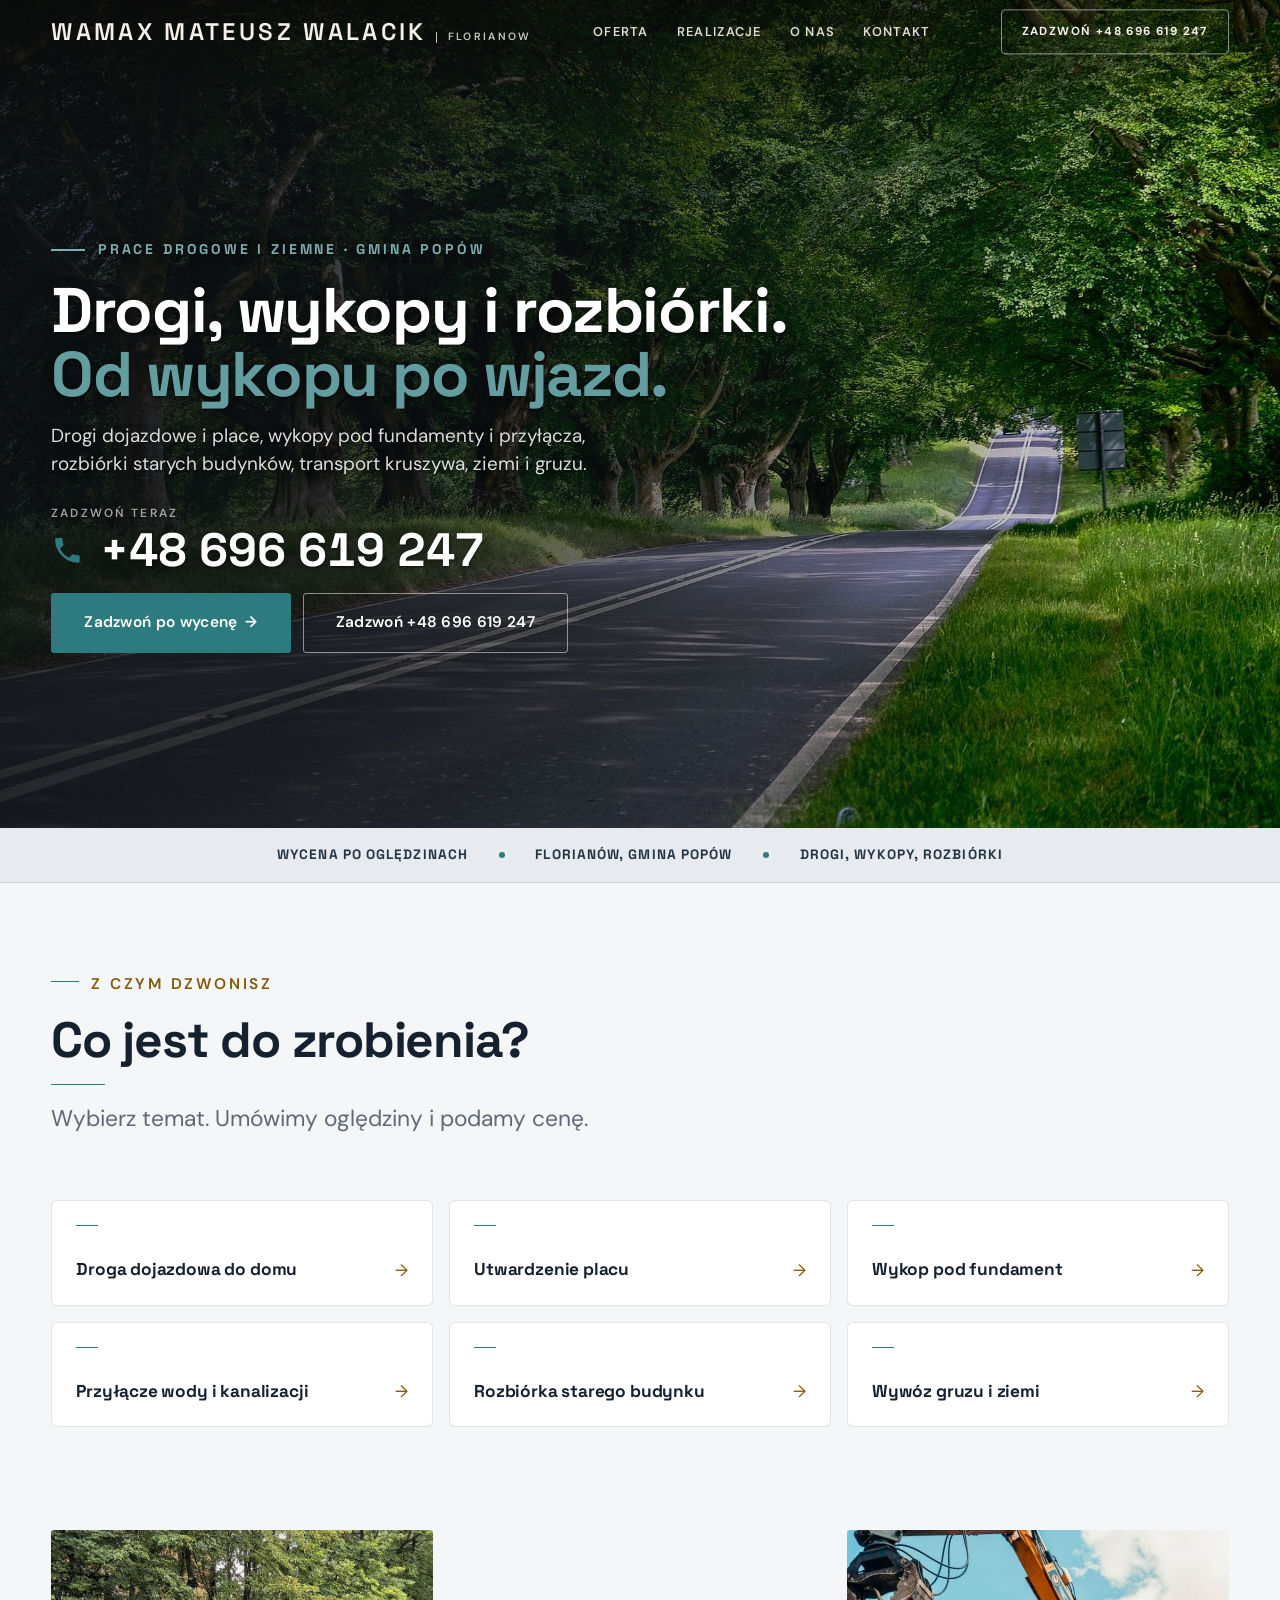
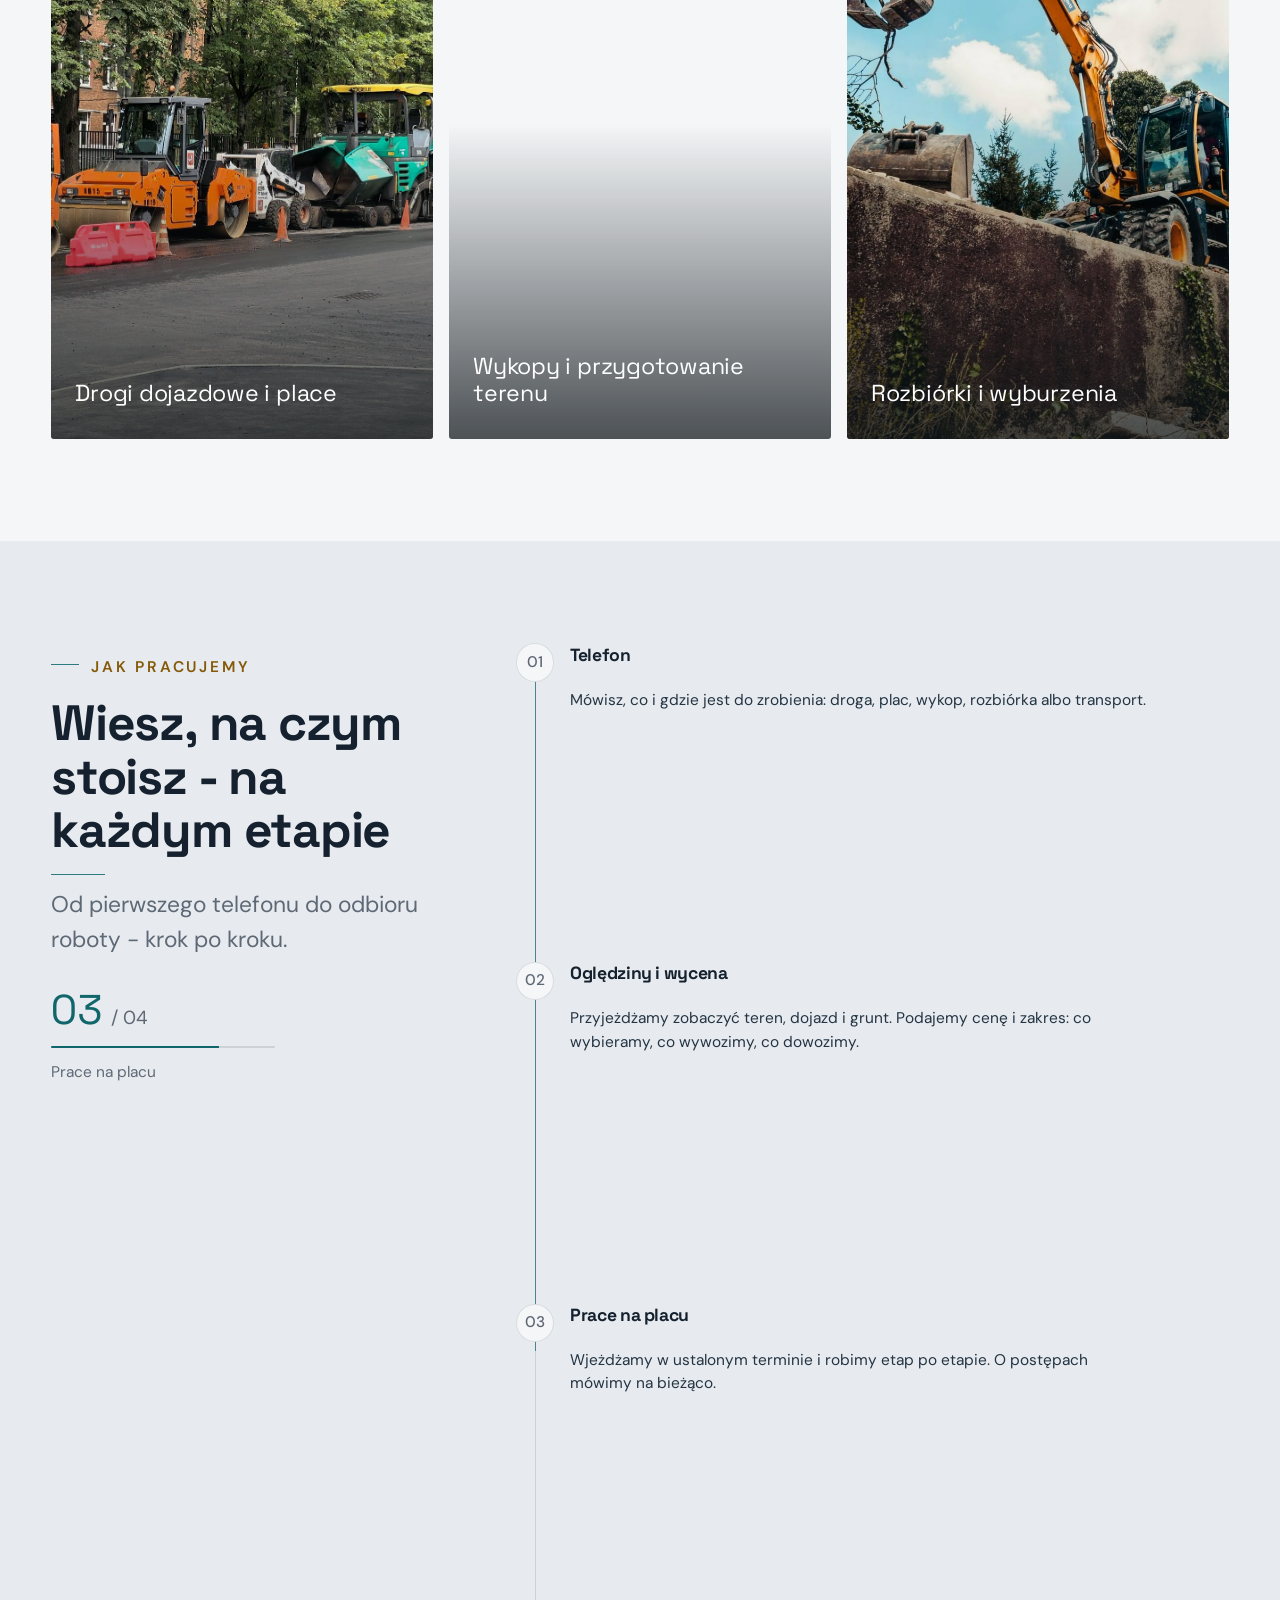
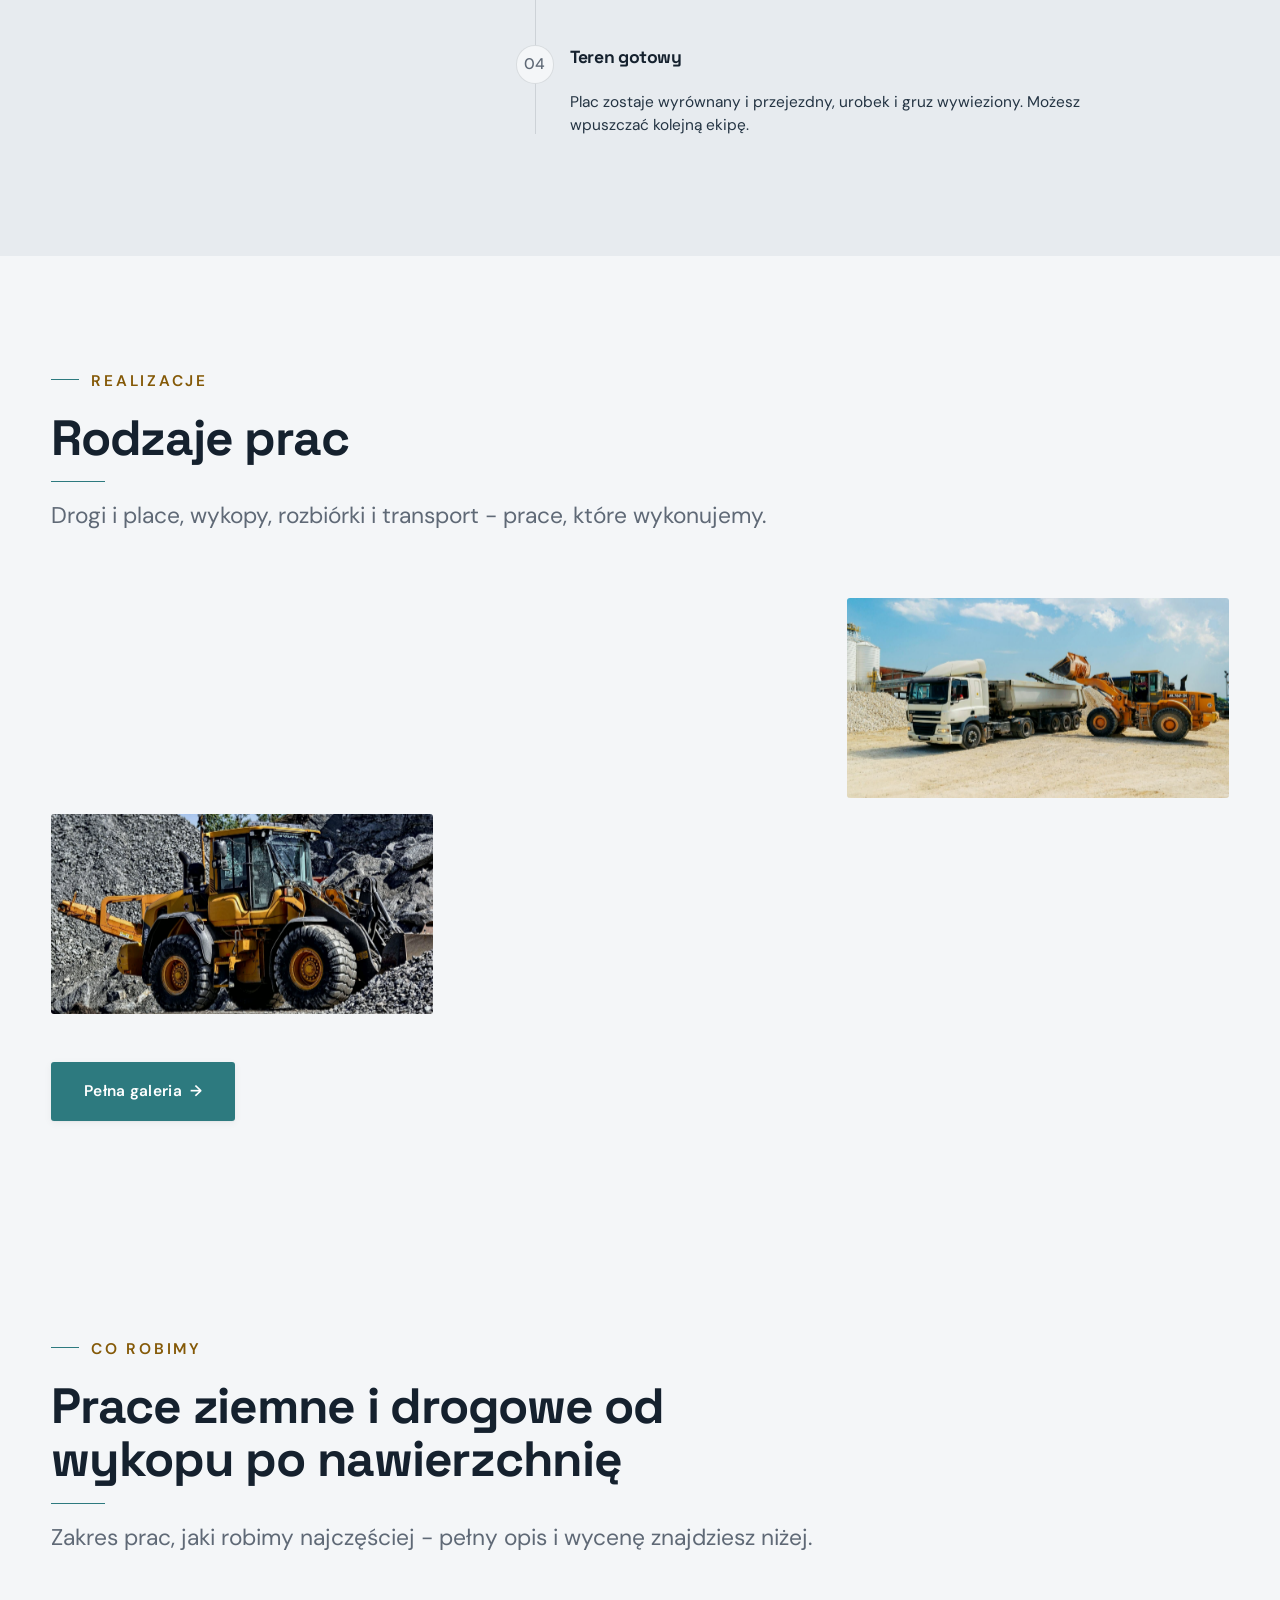
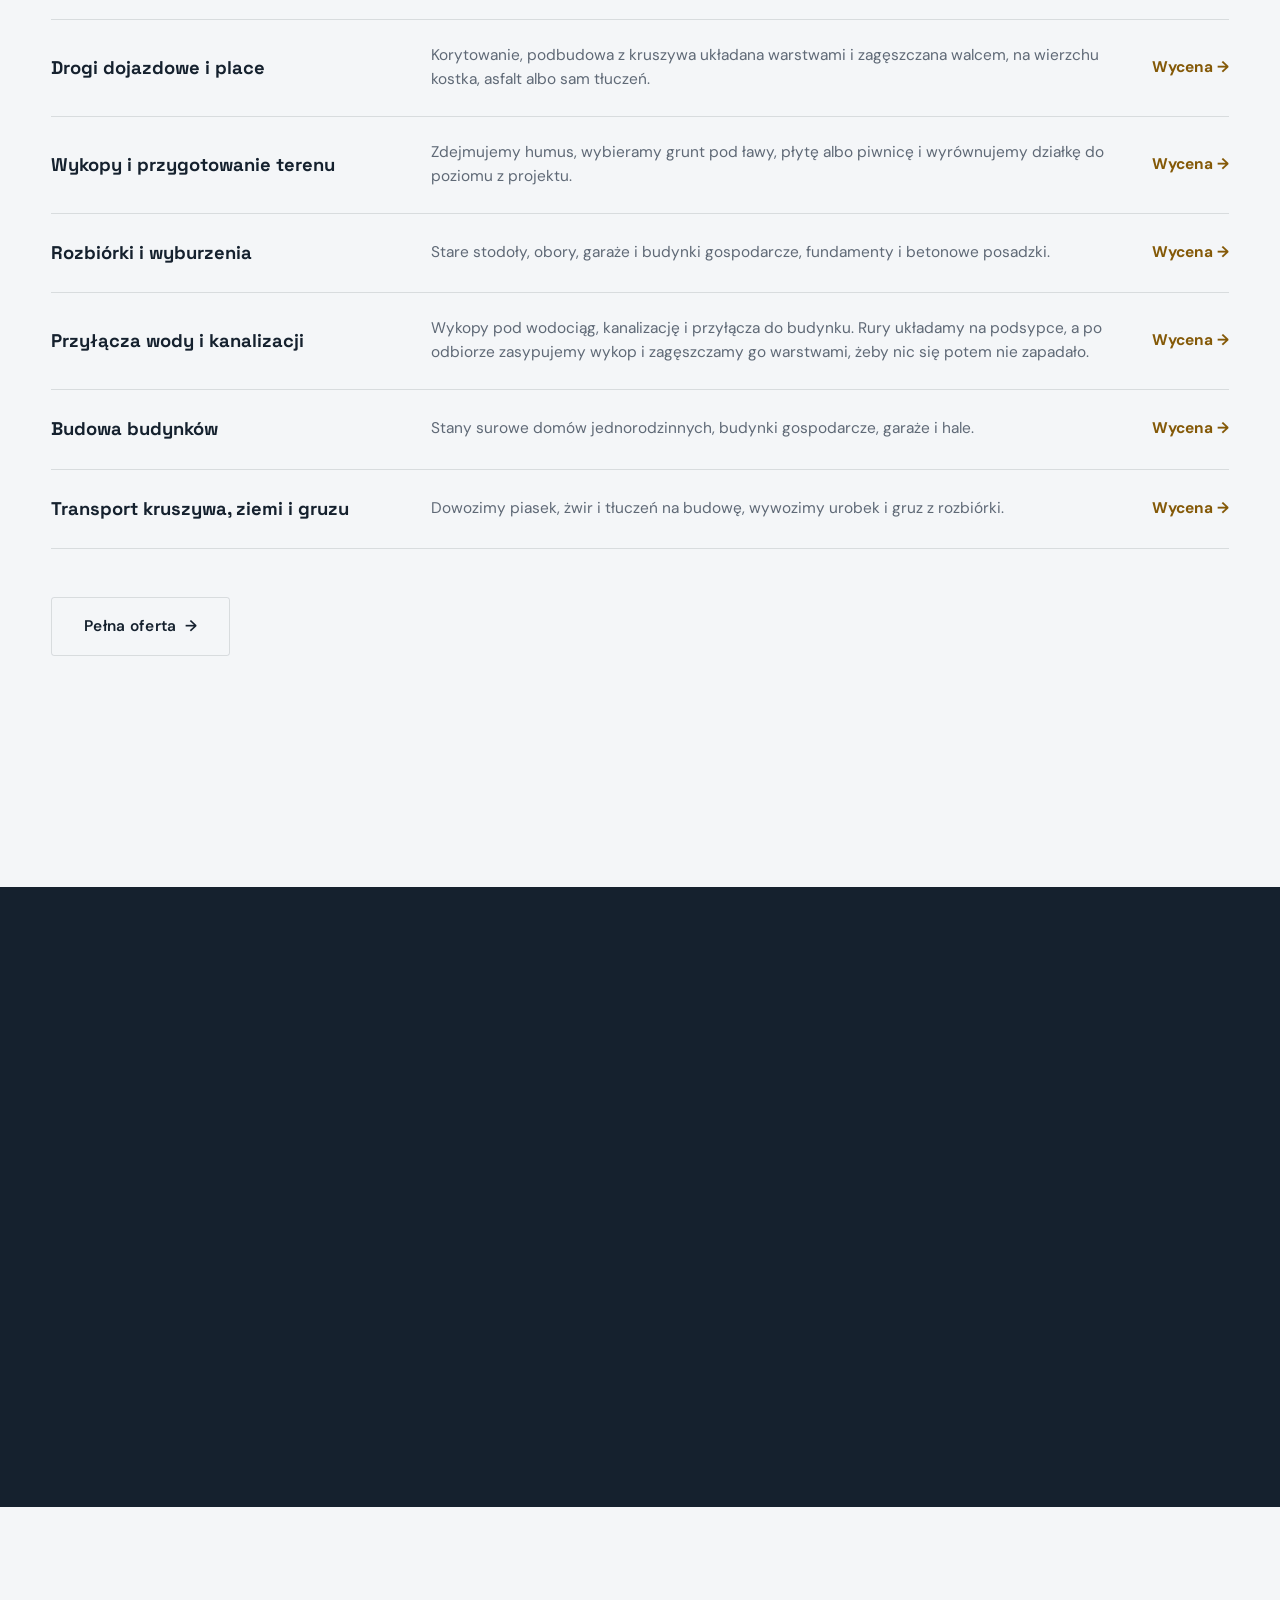
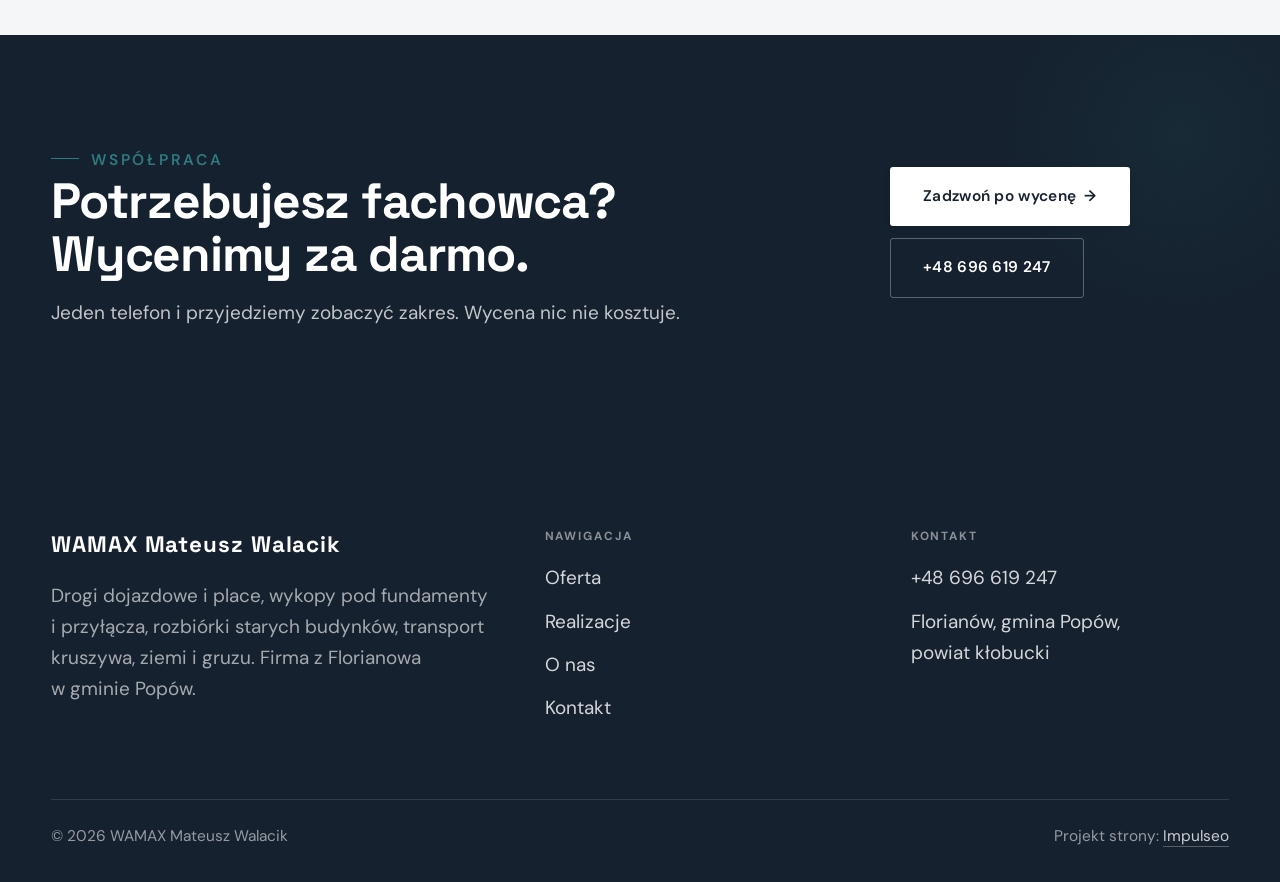
<file: index.html>
<!DOCTYPE html>
<html lang="pl">
<head>
<meta charset="UTF-8">
<meta name="viewport" content="width=device-width, initial-scale=1.0">
<title>WAMAX Mateusz Walacik · drogi, prace ziemne i rozbiórki · Florianów</title>
<meta name="description" content="WAMAX - prace drogowe i ziemne, rozbiórki, przyłącza i transport kruszywa. Drogi dojazdowe i place, wykopy pod fundamenty, przygotowanie terenu pod budowę. Florianów, gmina Popów, powiat kłobucki.">
<link rel="canonical" href="https://kris20032.github.io/wamax-mateusz-walacik/">
<meta name="robots" content="noindex, nofollow">
<meta property="og:type" content="website">
<meta property="og:locale" content="pl_PL">
<meta property="og:site_name" content="WAMAX Mateusz Walacik">
<meta property="og:title" content="WAMAX Mateusz Walacik · drogi, prace ziemne i rozbiórki · Florianów">
<meta property="og:description" content="WAMAX - prace drogowe i ziemne, rozbiórki, przyłącza i transport kruszywa. Drogi dojazdowe i place, wykopy pod fundamenty, przygotowanie terenu pod budowę. Florianów, gmina Popów, powiat kłobucki.">
<meta property="og:url" content="https://kris20032.github.io/wamax-mateusz-walacik/">
<meta property="og:image" content="https://kris20032.github.io/wamax-mateusz-walacik/img/og.jpg">
<meta property="og:image:width" content="1200">
<meta property="og:image:height" content="630">
<meta name="twitter:card" content="summary_large_image">
<script type="application/ld+json">{"@context": "https://schema.org", "@type": "LocalBusiness", "name": "WAMAX Mateusz Walacik", "url": "https://kris20032.github.io/wamax-mateusz-walacik/", "telephone": "+48696619247", "image": "https://kris20032.github.io/wamax-mateusz-walacik/img/og.jpg", "areaServed": "Florianów"}</script>
<link rel="preconnect" href="https://fonts.googleapis.com">
<link rel="preconnect" href="https://fonts.gstatic.com" crossorigin>
<link href="https://fonts.googleapis.com/css2?family=Space+Grotesk:wght@500;600;700&family=DM+Sans:opsz,wght@9..40,400;9..40,500;9..40,600&display=swap" rel="stylesheet">
<link rel="stylesheet" href="assets/styles.css?v=c9c92ebf">
</head>
<body>

<header class="nav">
  <div class="wrap nav-inner">
    <a class="brand" href="index.html"><span class="name">WAMAX Mateusz Walacik</span><span class="sub">Florianów</span></a>
    <nav class="nav-links">
      <a href="oferta.html">Oferta</a>
      <a href="realizacje.html">Realizacje</a>
      <a href="o-nas.html">O nas</a>
      <a href="kontakt.html">Kontakt</a>
      <a href="tel:+48696619247" class="btn btn-accent">Zadzwoń +48 696 619 247</a>
    </nav>
    <button class="nav-toggle" aria-label="Menu"><span></span><span></span><span></span></button>
  </div>
</header>

<main>
<section class="hero-fach">
  <img class="hf-photo" src="img/hero.jpg" fetchpriority="high" data-rotate="img/g1.jpg|img/g2.jpg" alt="WAMAX Mateusz Walacik" width="1880" height="1254">
  <div class="hf-panel">
    <div class="hf-inner">
      <span class="hf-kicker">Prace drogowe i ziemne · gmina Popów</span>
      <h1 class="hf-title">Drogi, wykopy i rozbiórki. <em>Od wykopu po wjazd.</em></h1>
      <p class="hf-lead">Drogi dojazdowe i place, wykopy pod fundamenty i przyłącza, rozbiórki starych budynków, transport kruszywa, ziemi i gruzu.</p>
      <a class="hf-phone" href="tel:+48696619247"><span class="hf-phone-lab">Zadzwoń teraz</span><span class="hf-phone-num"><svg class="ico-tel" width="16" height="16" viewBox="0 0 24 24" fill="none" aria-hidden="true"><path d="M6.6 10.8a15.5 15.5 0 0 0 6.6 6.6l2.2-2.2a1 1 0 0 1 1-.24 11.4 11.4 0 0 0 3.6.58 1 1 0 0 1 1 1V20a1 1 0 0 1-1 1A17 17 0 0 1 3 4a1 1 0 0 1 1-1h3.5a1 1 0 0 1 1 1c0 1.25.2 2.46.58 3.6a1 1 0 0 1-.25 1l-2.23 2.2Z" fill="currentColor"/></svg> +48 696 619 247</span></a>
      <div class="hf-actions">
        <a href="kontakt.html" class="btn btn-accent">Zadzwoń po wycenę <span class="arr">→</span></a>
        <a href="tel:+48696619247" class="btn btn-ghost hf-ghost">Zadzwoń +48 696 619 247</a>
      </div>
    </div>
  </div>
</section>
<section class="fach-promise">
  <div class="wrap">
    <ul class="fp-row reveal"><li>Wycena po oględzinach</li><li>Florianów, gmina Popów</li><li>Drogi, wykopy, rozbiórki</li></ul>
  </div>
</section>
<section class="objawy">
  <div class="wrap">
    <div class="head reveal">
      <span class="eyebrow">Z czym dzwonisz</span>
      <h2>Co jest do zrobienia?</h2>
      <p>Wybierz temat. Umówimy oględziny i podamy cenę.</p>
    </div>
    <div class="obj-grid">
      <a class="obj-tile reveal" href="kontakt.html"><span class="ot-row"><span class="ot-name">Droga dojazdowa do domu</span><span class="ot-arr" aria-hidden="true">→</span></span></a>
      <a class="obj-tile reveal" href="kontakt.html"><span class="ot-row"><span class="ot-name">Utwardzenie placu</span><span class="ot-arr" aria-hidden="true">→</span></span></a>
      <a class="obj-tile reveal" href="kontakt.html"><span class="ot-row"><span class="ot-name">Wykop pod fundament</span><span class="ot-arr" aria-hidden="true">→</span></span></a>
      <a class="obj-tile reveal" href="kontakt.html"><span class="ot-row"><span class="ot-name">Przyłącze wody i kanalizacji</span><span class="ot-arr" aria-hidden="true">→</span></span></a>
      <a class="obj-tile reveal" href="kontakt.html"><span class="ot-row"><span class="ot-name">Rozbiórka starego budynku</span><span class="ot-arr" aria-hidden="true">→</span></span></a>
      <a class="obj-tile reveal" href="kontakt.html"><span class="ot-row"><span class="ot-name">Wywóz gruzu i ziemi</span><span class="ot-arr" aria-hidden="true">→</span></span></a>
    </div>
  </div>
</section>
<section class="gateways-band">
  <div class="wrap">
    <div class="gateways">
      <a href="oferta.html" class="gateway reveal"><img src="img/g3.jpg" alt="Drogi dojazdowe i place" loading="lazy" width="1733" height="1300" decoding="async"><span class="g-ttl">Drogi dojazdowe i place</span></a>
      <a href="oferta.html" class="gateway reveal"><img src="img/g4.jpg" alt="Wykopy i przygotowanie terenu" loading="lazy" width="1880" height="1251" decoding="async"><span class="g-ttl">Wykopy i przygotowanie terenu</span></a>
      <a href="oferta.html" class="gateway reveal"><img src="img/g5.jpg" alt="Rozbiórki i wyburzenia" loading="lazy" width="1786" height="1136" decoding="async"><span class="g-ttl">Rozbiórki i wyburzenia</span></a>
    </div>
  </div>
</section>
<section class="proces proces-os fachowcy">
  <div class="wrap proc-grid">
    <div class="proc-side">
      <div class="head reveal">
        <span class="eyebrow">Jak pracujemy</span>
        <h2>Wiesz, na czym stoisz - na każdym etapie</h2>
        <p>Od pierwszego telefonu do odbioru roboty - krok po kroku.</p>
      </div>
      <div class="proc-count" aria-hidden="true"><span class="pc-cur">01</span><span class="pc-all">/ 04</span></div>
      <div class="proc-bar" aria-hidden="true"><i></i></div>
      <p class="proc-now" aria-hidden="true">Telefon</p>
    </div>
    <ol class="proces-line">
      <li class="reveal"><span class="pno">01</span><h3>Telefon</h3><p>Mówisz, co i gdzie jest do zrobienia: droga, plac, wykop, rozbiórka albo transport.</p></li>
      <li class="reveal"><span class="pno">02</span><h3>Oględziny i wycena</h3><p>Przyjeżdżamy zobaczyć teren, dojazd i grunt. Podajemy cenę i zakres: co wybieramy, co wywozimy, co dowozimy.</p></li>
      <li class="reveal"><span class="pno">03</span><h3>Prace na placu</h3><p>Wjeżdżamy w ustalonym terminie i robimy etap po etapie. O postępach mówimy na bieżąco.</p></li>
      <li class="reveal"><span class="pno">04</span><h3>Teren gotowy</h3><p>Plac zostaje wyrównany i przejezdny, urobek i gruz wywieziony. Możesz wpuszczać kolejną ekipę.</p></li>
    </ol>
  </div>
</section>
<section>
  <div class="wrap">
    <div class="head reveal">
      <span class="eyebrow">Realizacje</span>
      <h2>Rodzaje prac</h2>
      <p>Drogi i place, wykopy, rozbiórki i transport - prace, które wykonujemy.</p>
    </div>
    <div class="gallery">
      <div class="tile t-two3 reveal"><img src="img/g6.jpg" alt="WAMAX Mateusz Walacik" loading="lazy" width="1576" height="1300" decoding="async"></div>
      <div class="tile t-third reveal"><img src="img/g7.jpg" alt="WAMAX Mateusz Walacik" loading="lazy" width="1880" height="1253" decoding="async"></div>
      <div class="tile t-third reveal"><img src="img/g8.jpg" alt="WAMAX Mateusz Walacik" loading="lazy" width="1880" height="1253" decoding="async"></div>
      <div class="tile t-third reveal"><img src="img/g9.jpg" alt="WAMAX Mateusz Walacik" loading="lazy" width="1880" height="1253" decoding="async"></div>
      <div class="tile t-third reveal"><img src="img/g10.jpg" alt="WAMAX Mateusz Walacik" loading="lazy" width="1880" height="1253" decoding="async"></div>
    </div>
    <div style="margin-top:var(--space-7)" class="reveal"><a href="realizacje.html" class="btn btn-accent">Pełna galeria <span class="arr">→</span></a></div>
  </div>
</section>
<section class="fach-uslugi">
  <div class="wrap">
    <div class="head reveal">
      <span class="eyebrow">Co robimy</span>
      <h2>Prace ziemne i drogowe od wykopu po nawierzchnię</h2>
      <p>Zakres prac, jaki robimy najczęściej - pełny opis i wycenę znajdziesz niżej.</p>
    </div>
    <ul class="fu-list">
      <li class="fu-row reveal"><div class="fu-name">Drogi dojazdowe i place</div><div class="fu-desc">Korytowanie, podbudowa z kruszywa układana warstwami i zagęszczana walcem, na wierzchu kostka, asfalt albo sam tłuczeń.</div><a class="fu-cta" href="kontakt.html">Wycena <span class="arr">→</span></a></li>
      <li class="fu-row reveal"><div class="fu-name">Wykopy i przygotowanie terenu</div><div class="fu-desc">Zdejmujemy humus, wybieramy grunt pod ławy, płytę albo piwnicę i wyrównujemy działkę do poziomu z projektu.</div><a class="fu-cta" href="kontakt.html">Wycena <span class="arr">→</span></a></li>
      <li class="fu-row reveal"><div class="fu-name">Rozbiórki i wyburzenia</div><div class="fu-desc">Stare stodoły, obory, garaże i budynki gospodarcze, fundamenty i betonowe posadzki.</div><a class="fu-cta" href="kontakt.html">Wycena <span class="arr">→</span></a></li>
      <li class="fu-row reveal"><div class="fu-name">Przyłącza wody i kanalizacji</div><div class="fu-desc">Wykopy pod wodociąg, kanalizację i przyłącza do budynku. Rury układamy na podsypce, a po odbiorze zasypujemy wykop i zagęszczamy go warstwami, żeby nic się potem nie zapadało.</div><a class="fu-cta" href="kontakt.html">Wycena <span class="arr">→</span></a></li>
      <li class="fu-row reveal"><div class="fu-name">Budowa budynków</div><div class="fu-desc">Stany surowe domów jednorodzinnych, budynki gospodarcze, garaże i hale.</div><a class="fu-cta" href="kontakt.html">Wycena <span class="arr">→</span></a></li>
      <li class="fu-row reveal"><div class="fu-name">Transport kruszywa, ziemi i gruzu</div><div class="fu-desc">Dowozimy piasek, żwir i tłuczeń na budowę, wywozimy urobek i gruz z rozbiórki.</div><a class="fu-cta" href="kontakt.html">Wycena <span class="arr">→</span></a></li>
    </ul>
    <div style="margin-top:var(--space-7)" class="reveal"><a href="oferta.html" class="btn btn-ghost">Pełna oferta <span class="arr">→</span></a></div>
  </div>
</section>
<section class="stopklatka" aria-hidden="true">
  <div class="stk-bg" style="background-image:url(img/g13.jpg)"></div>
</section>
<section class="cta">
  <div class="wrap">
    <div class="reveal">
      <span class="eyebrow">Współpraca</span>
      <h2>Potrzebujesz fachowca? Wycenimy za darmo.</h2>
      <p>Jeden telefon i przyjedziemy zobaczyć zakres. Wycena nic nie kosztuje.</p>
    </div>
    <div class="cta-actions reveal">
      <a href="kontakt.html" class="btn btn-light">Zadzwoń po wycenę <span class="arr">→</span></a>
      <a href="tel:+48696619247" class="btn btn-ghost btn-ghost-cta">+48 696 619 247</a>
    </div>
  </div>
</section>
</main>

<footer>
  <div class="wrap">
    <div class="foot-grid">
      <div class="foot-brand">
        <div class="name">WAMAX Mateusz Walacik</div>
        <p>Drogi dojazdowe i place, wykopy pod fundamenty i przyłącza, rozbiórki starych budynków, transport kruszywa, ziemi i gruzu. Firma z Florianowa w gminie Popów.</p>
      </div>
      <div class="foot-col">
        <h4>Nawigacja</h4>
        <a href="oferta.html">Oferta</a>
        <a href="realizacje.html">Realizacje</a>
        <a href="o-nas.html">O nas</a>
        <a href="kontakt.html">Kontakt</a>
      </div>
      <div class="foot-col">
        <h4>Kontakt</h4>
        <a href="tel:+48696619247">+48 696 619 247</a>
        <p>Florianów, gmina Popów, powiat kłobucki</p>
      </div>
    </div>
    <div class="foot-bot">
      <span>© 2026 WAMAX Mateusz Walacik</span>
      <span>Projekt strony: <a class="foot-credit" href="https://impulseo.pl" target="_blank" rel="noopener">Impulseo</a></span>
    </div>
  </div>
</footer>
<div class="sticky-call"><a class="sc-call" href="tel:+48696619247"><svg class="ico-tel" width="16" height="16" viewBox="0 0 24 24" fill="none" aria-hidden="true"><path d="M6.6 10.8a15.5 15.5 0 0 0 6.6 6.6l2.2-2.2a1 1 0 0 1 1-.24 11.4 11.4 0 0 0 3.6.58 1 1 0 0 1 1 1V20a1 1 0 0 1-1 1A17 17 0 0 1 3 4a1 1 0 0 1 1-1h3.5a1 1 0 0 1 1 1c0 1.25.2 2.46.58 3.6a1 1 0 0 1-.25 1l-2.23 2.2Z" fill="currentColor"/></svg> Zadzwoń</a><a class="sc-quote" href="kontakt.html">Zadzwoń po wycenę</a></div>
<div class="demo-wazne" data-do="2026-10-08" data-cykl="3" hidden><svg class="dw-ico" width="13" height="13" viewBox="0 0 24 24" fill="none" aria-hidden="true"><circle cx="12" cy="12" r="8.6" stroke="currentColor" stroke-width="1.8"/><path d="M12 7.2V12l3.3 2" stroke="currentColor" stroke-width="1.8" stroke-linecap="round"/></svg><span class="dw-txt"></span></div>

<script src="assets/main.js"></script>
</body>
</html>
</file>
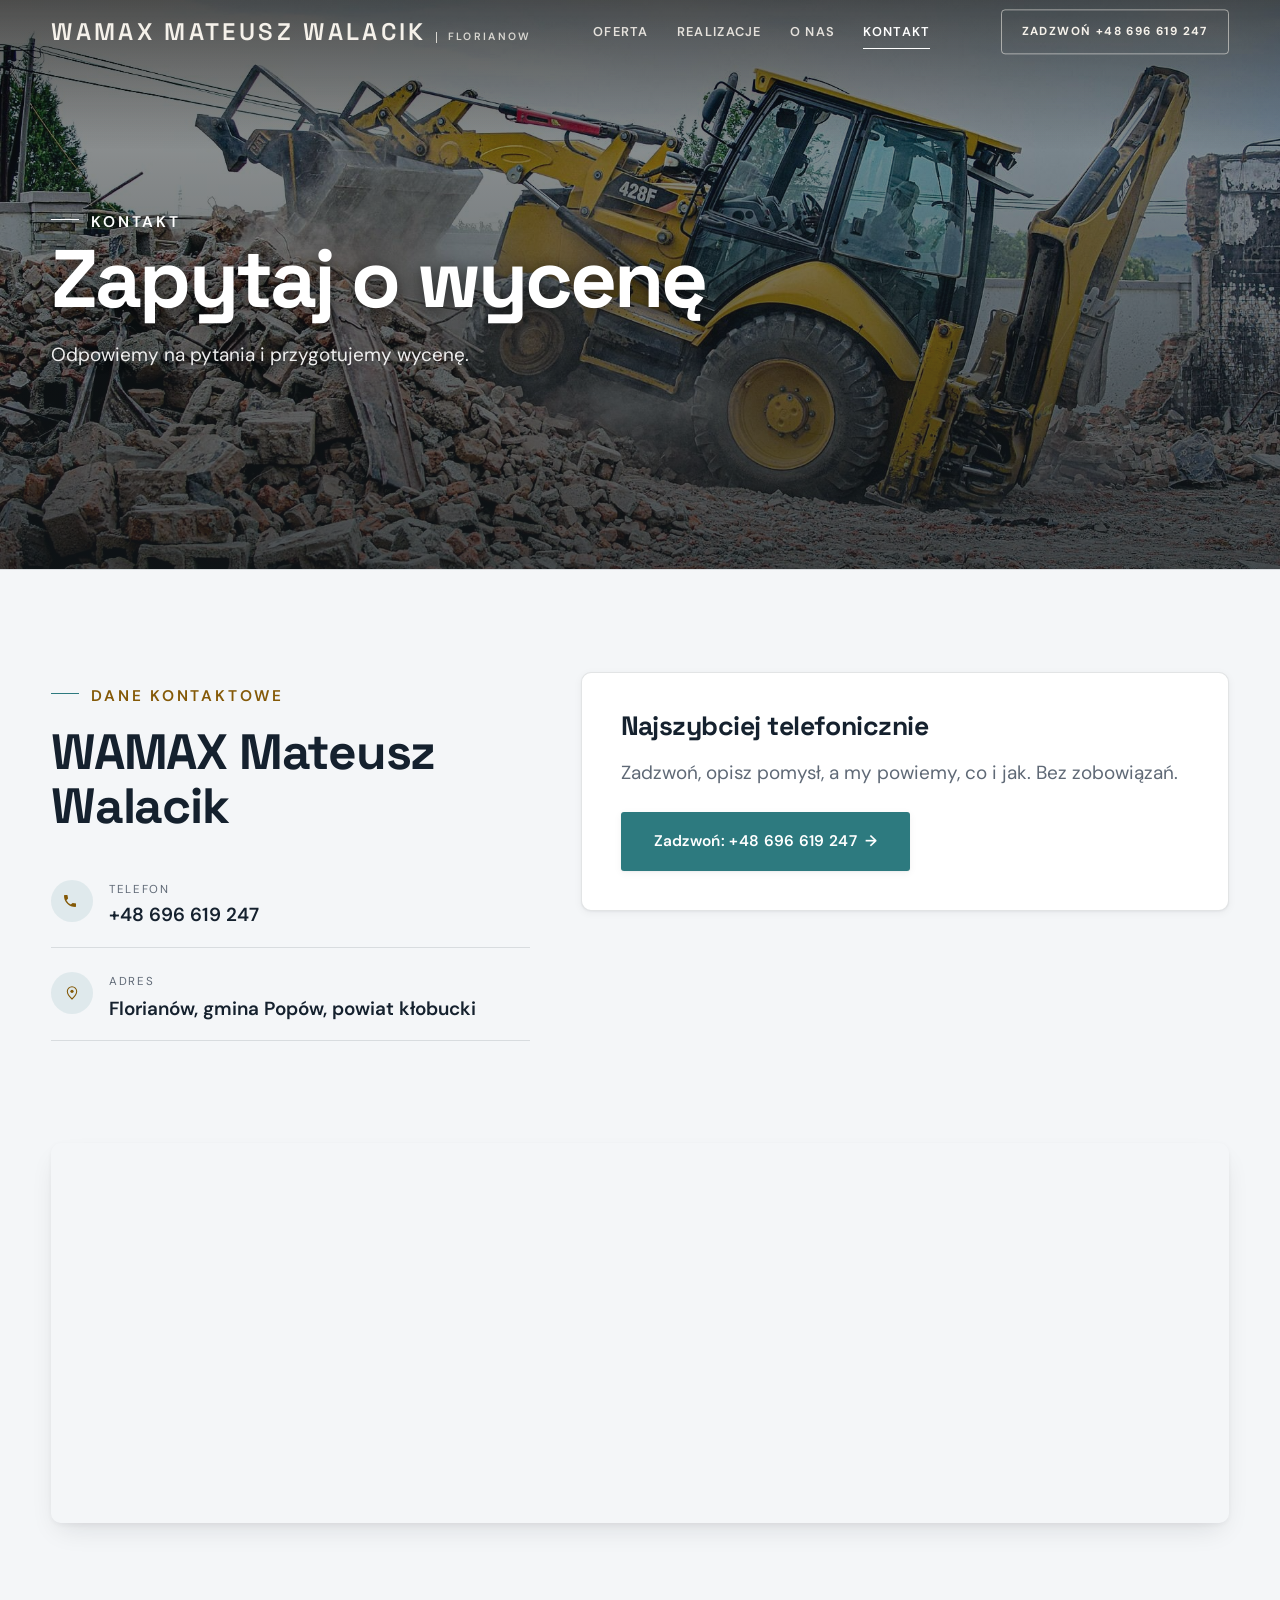
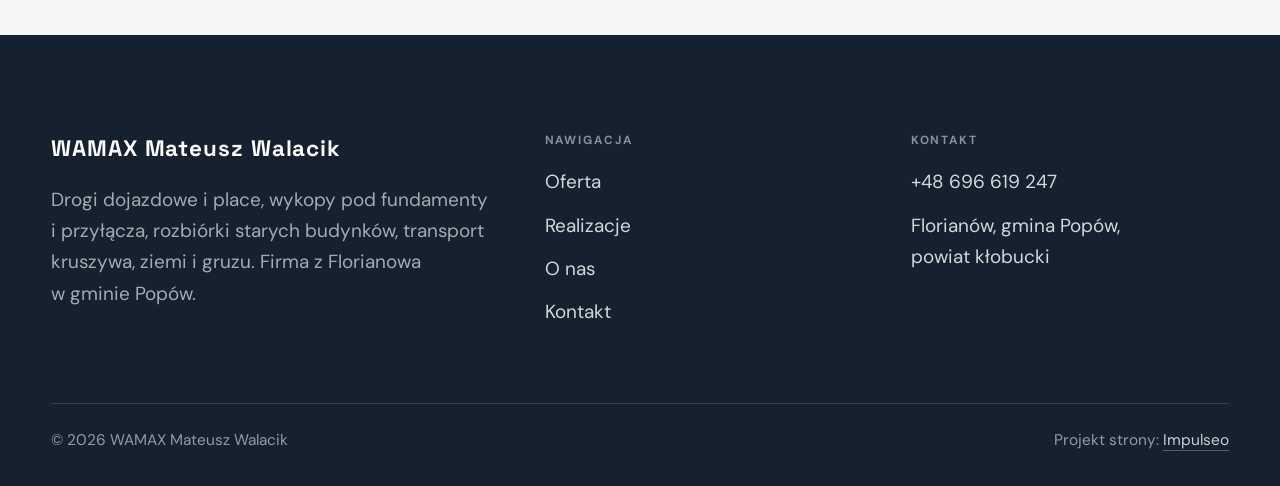
<file: kontakt.html>
<!DOCTYPE html>
<html lang="pl">
<head>
<meta charset="UTF-8">
<meta name="viewport" content="width=device-width, initial-scale=1.0">
<title>Kontakt - WAMAX Mateusz Walacik</title>
<meta name="description" content="Kontakt WAMAX Mateusz Walacik - Florianów, gmina Popów, powiat kłobucki">
<link rel="canonical" href="https://kris20032.github.io/wamax-mateusz-walacik/kontakt.html">
<meta name="robots" content="noindex, nofollow">
<meta property="og:type" content="website">
<meta property="og:locale" content="pl_PL">
<meta property="og:site_name" content="WAMAX Mateusz Walacik">
<meta property="og:title" content="Kontakt - WAMAX Mateusz Walacik">
<meta property="og:description" content="Kontakt WAMAX Mateusz Walacik - Florianów, gmina Popów, powiat kłobucki">
<meta property="og:url" content="https://kris20032.github.io/wamax-mateusz-walacik/kontakt.html">
<meta property="og:image" content="https://kris20032.github.io/wamax-mateusz-walacik/img/og.jpg">
<meta property="og:image:width" content="1200">
<meta property="og:image:height" content="630">
<meta name="twitter:card" content="summary_large_image">
<link rel="preconnect" href="https://fonts.googleapis.com">
<link rel="preconnect" href="https://fonts.gstatic.com" crossorigin>
<link href="https://fonts.googleapis.com/css2?family=Space+Grotesk:wght@500;600;700&family=DM+Sans:opsz,wght@9..40,400;9..40,500;9..40,600&display=swap" rel="stylesheet">
<link rel="stylesheet" href="assets/styles.css?v=c9c92ebf">
</head>
<body>

<header class="nav">
  <div class="wrap nav-inner">
    <a class="brand" href="index.html"><span class="name">WAMAX Mateusz Walacik</span><span class="sub">Florianów</span></a>
    <nav class="nav-links">
      <a href="oferta.html">Oferta</a>
      <a href="realizacje.html">Realizacje</a>
      <a href="o-nas.html">O nas</a>
      <a href="kontakt.html" class="active" aria-current="page">Kontakt</a>
      <a href="tel:+48696619247" class="btn btn-accent">Zadzwoń +48 696 619 247</a>
    </nav>
    <button class="nav-toggle" aria-label="Menu"><span></span><span></span><span></span></button>
  </div>
</header>

<main>
<section class="pagehead">
  <img src="img/g9.jpg" alt="WAMAX Mateusz Walacik - Zapytaj o wycenę" width="1880" height="1253" decoding="async">
  <div class="wrap">
    <span class="eyebrow">Kontakt</span>
    <h1>Zapytaj o wycenę</h1>
    <p>Odpowiemy na pytania i przygotujemy wycenę.</p>
  </div>
</section>
<section>
  <div class="wrap contact-grid">
    <div class="reveal">
      <span class="eyebrow">Dane kontaktowe</span>
      <h2 style="margin:var(--space-4) 0 var(--space-6)">WAMAX Mateusz Walacik</h2>
      <div class="info-list">
        <div class="info-row"><div class="ic"><svg class="ico-tel" width="16" height="16" viewBox="0 0 24 24" fill="none" aria-hidden="true"><path d="M6.6 10.8a15.5 15.5 0 0 0 6.6 6.6l2.2-2.2a1 1 0 0 1 1-.24 11.4 11.4 0 0 0 3.6.58 1 1 0 0 1 1 1V20a1 1 0 0 1-1 1A17 17 0 0 1 3 4a1 1 0 0 1 1-1h3.5a1 1 0 0 1 1 1c0 1.25.2 2.46.58 3.6a1 1 0 0 1-.25 1l-2.23 2.2Z" fill="currentColor"/></svg></div><div><div class="lbl">Telefon</div><a class="val" href="tel:+48696619247">+48 696 619 247</a></div></div>
        <div class="info-row"><div class="ic"><svg class="ico-pin" width="16" height="16" viewBox="0 0 24 24" fill="none" aria-hidden="true"><path d="M12 21s7-6.1 7-11.5A7 7 0 0 0 5 9.5C5 14.9 12 21 12 21Z" stroke="currentColor" stroke-width="1.6" fill="none"/><circle cx="12" cy="9.5" r="2.4" fill="currentColor"/></svg></div><div><div class="lbl">Adres</div><div class="val">Florianów, gmina Popów, powiat kłobucki</div></div></div>
      </div>
    </div>
    <div class="reveal">
      <div class="form">
        <h3 style="margin-bottom:var(--space-4)">Najszybciej telefonicznie</h3>
        <p class="muted" style="margin-bottom:var(--space-5)">Zadzwoń, opisz pomysł, a my powiemy, co i jak. Bez zobowiązań.</p>
        <a href="tel:+48696619247" class="btn btn-accent" style="justify-content:center">Zadzwoń: +48 696 619 247 <span class="arr">→</span></a>
      </div>
    </div>
  </div>
</section>
<section style="padding-top:0">
  <div class="wrap reveal">
    <iframe class="map" title="WAMAX Mateusz Walacik - Florianów" src="https://maps.google.com/maps?q=51.0239%2C18.8956&z=15&output=embed" loading="lazy" referrerpolicy="no-referrer-when-downgrade"></iframe>
  </div>
</section>
</main>

<footer>
  <div class="wrap">
    <div class="foot-grid">
      <div class="foot-brand">
        <div class="name">WAMAX Mateusz Walacik</div>
        <p>Drogi dojazdowe i place, wykopy pod fundamenty i przyłącza, rozbiórki starych budynków, transport kruszywa, ziemi i gruzu. Firma z Florianowa w gminie Popów.</p>
      </div>
      <div class="foot-col">
        <h4>Nawigacja</h4>
        <a href="oferta.html">Oferta</a>
        <a href="realizacje.html">Realizacje</a>
        <a href="o-nas.html">O nas</a>
        <a href="kontakt.html">Kontakt</a>
      </div>
      <div class="foot-col">
        <h4>Kontakt</h4>
        <a href="tel:+48696619247">+48 696 619 247</a>
        <p>Florianów, gmina Popów, powiat kłobucki</p>
      </div>
    </div>
    <div class="foot-bot">
      <span>© 2026 WAMAX Mateusz Walacik</span>
      <span>Projekt strony: <a class="foot-credit" href="https://impulseo.pl" target="_blank" rel="noopener">Impulseo</a></span>
    </div>
  </div>
</footer>
<div class="sticky-call"><a class="sc-call" href="tel:+48696619247"><svg class="ico-tel" width="16" height="16" viewBox="0 0 24 24" fill="none" aria-hidden="true"><path d="M6.6 10.8a15.5 15.5 0 0 0 6.6 6.6l2.2-2.2a1 1 0 0 1 1-.24 11.4 11.4 0 0 0 3.6.58 1 1 0 0 1 1 1V20a1 1 0 0 1-1 1A17 17 0 0 1 3 4a1 1 0 0 1 1-1h3.5a1 1 0 0 1 1 1c0 1.25.2 2.46.58 3.6a1 1 0 0 1-.25 1l-2.23 2.2Z" fill="currentColor"/></svg> Zadzwoń</a><a class="sc-quote" href="kontakt.html">Zadzwoń po wycenę</a></div>
<div class="demo-wazne" data-do="2026-10-08" data-cykl="3" hidden><svg class="dw-ico" width="13" height="13" viewBox="0 0 24 24" fill="none" aria-hidden="true"><circle cx="12" cy="12" r="8.6" stroke="currentColor" stroke-width="1.8"/><path d="M12 7.2V12l3.3 2" stroke="currentColor" stroke-width="1.8" stroke-linecap="round"/></svg><span class="dw-txt"></span></div>

<script src="assets/main.js"></script>
</body>
</html>
</file>
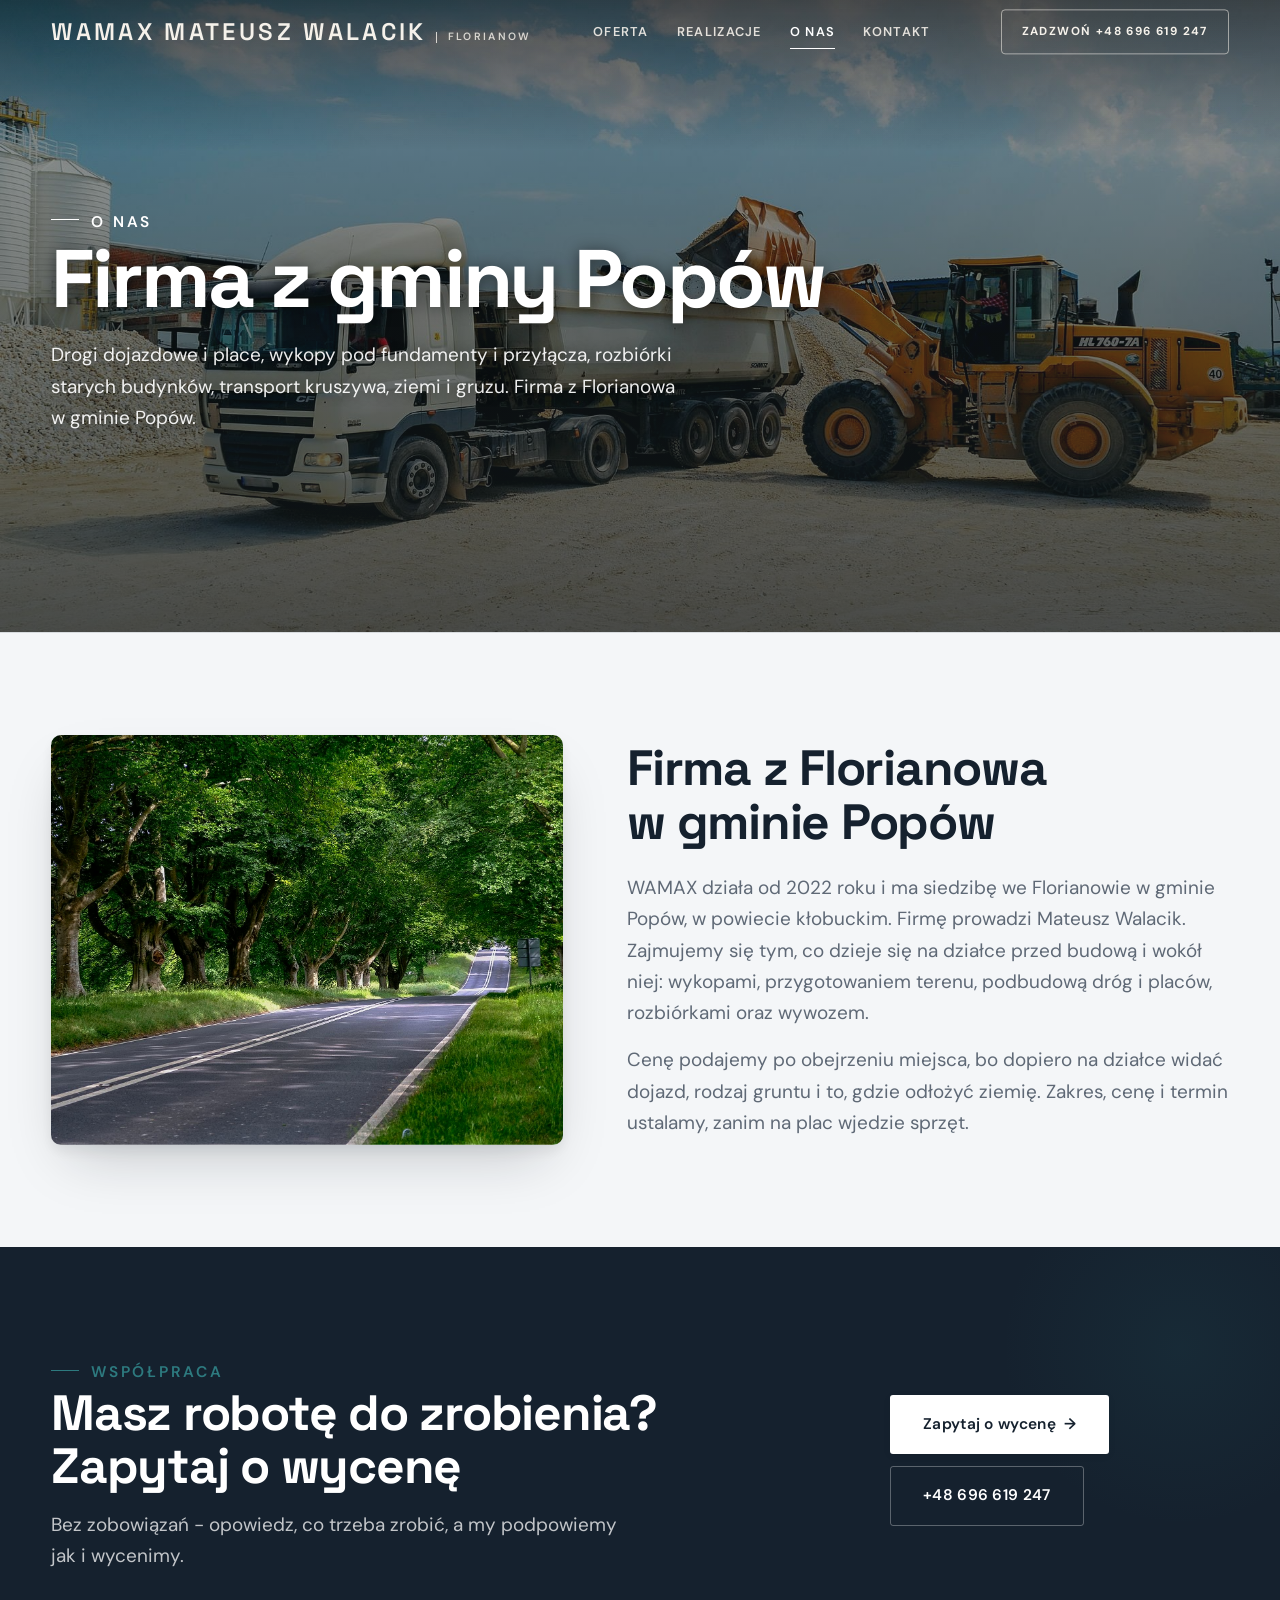
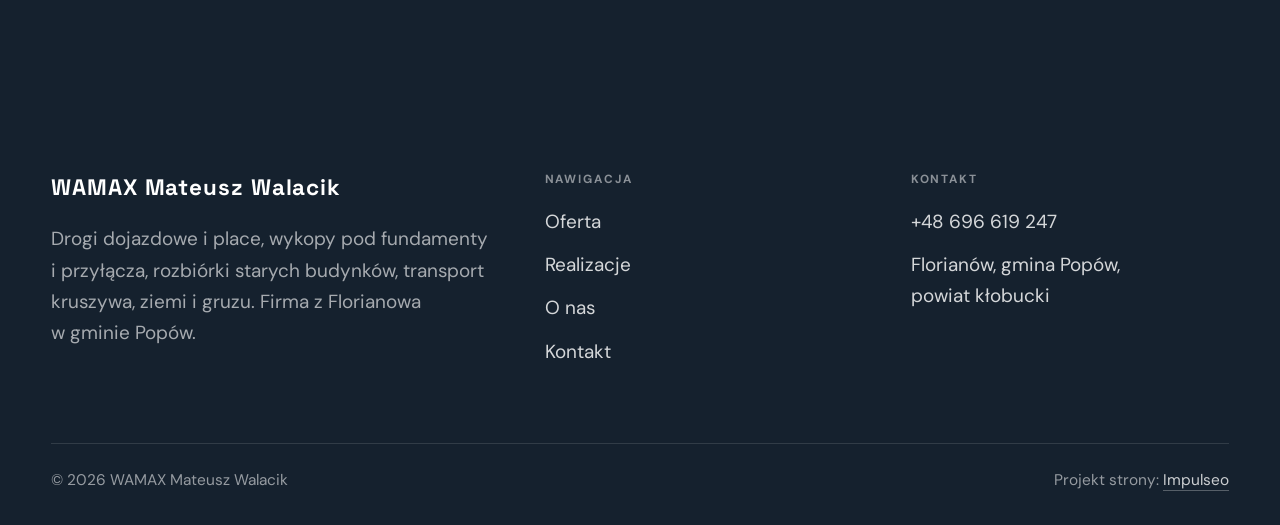
<file: o-nas.html>
<!DOCTYPE html>
<html lang="pl">
<head>
<meta charset="UTF-8">
<meta name="viewport" content="width=device-width, initial-scale=1.0">
<title>O nas - WAMAX Mateusz Walacik</title>
<meta name="description" content="WAMAX - prace drogowe i ziemne, rozbiórki, przyłącza i transport kruszywa. Drogi dojazdowe i place, wykopy pod fundamenty, przygotowanie terenu pod budowę. Florianów, gmina Popów, powiat kłobucki.">
<link rel="canonical" href="https://kris20032.github.io/wamax-mateusz-walacik/o-nas.html">
<meta name="robots" content="noindex, nofollow">
<meta property="og:type" content="website">
<meta property="og:locale" content="pl_PL">
<meta property="og:site_name" content="WAMAX Mateusz Walacik">
<meta property="og:title" content="O nas - WAMAX Mateusz Walacik">
<meta property="og:description" content="WAMAX - prace drogowe i ziemne, rozbiórki, przyłącza i transport kruszywa. Drogi dojazdowe i place, wykopy pod fundamenty, przygotowanie terenu pod budowę. Florianów, gmina Popów, powiat kłobucki.">
<meta property="og:url" content="https://kris20032.github.io/wamax-mateusz-walacik/o-nas.html">
<meta property="og:image" content="https://kris20032.github.io/wamax-mateusz-walacik/img/og.jpg">
<meta property="og:image:width" content="1200">
<meta property="og:image:height" content="630">
<meta name="twitter:card" content="summary_large_image">
<link rel="preconnect" href="https://fonts.googleapis.com">
<link rel="preconnect" href="https://fonts.gstatic.com" crossorigin>
<link href="https://fonts.googleapis.com/css2?family=Space+Grotesk:wght@500;600;700&family=DM+Sans:opsz,wght@9..40,400;9..40,500;9..40,600&display=swap" rel="stylesheet">
<link rel="stylesheet" href="assets/styles.css?v=c9c92ebf">
</head>
<body>

<header class="nav">
  <div class="wrap nav-inner">
    <a class="brand" href="index.html"><span class="name">WAMAX Mateusz Walacik</span><span class="sub">Florianów</span></a>
    <nav class="nav-links">
      <a href="oferta.html">Oferta</a>
      <a href="realizacje.html">Realizacje</a>
      <a href="o-nas.html" class="active" aria-current="page">O nas</a>
      <a href="kontakt.html">Kontakt</a>
      <a href="tel:+48696619247" class="btn btn-accent">Zadzwoń +48 696 619 247</a>
    </nav>
    <button class="nav-toggle" aria-label="Menu"><span></span><span></span><span></span></button>
  </div>
</header>

<main>
<section class="pagehead">
  <img src="img/g7.jpg" alt="WAMAX Mateusz Walacik - Firma z gminy Popów" width="1880" height="1253" decoding="async">
  <div class="wrap">
    <span class="eyebrow">O nas</span>
    <h1>Firma z gminy Popów</h1>
    <p>Drogi dojazdowe i place, wykopy pod fundamenty i przyłącza, rozbiórki starych budynków, transport kruszywa, ziemi i gruzu. Firma z Florianowa w gminie Popów.</p>
  </div>
</section>
<section>
  <div class="wrap split">
    <div class="split-art reveal"><img src="img/g1.jpg" alt="WAMAX Mateusz Walacik" loading="lazy" width="1880" height="1253" decoding="async"></div>
    <div class="split-copy reveal">
      <h2>Firma z Florianowa w gminie Popów</h2>
      <p class="muted">WAMAX działa od 2022 roku i ma siedzibę we Florianowie w gminie Popów, w powiecie kłobuckim. Firmę prowadzi Mateusz Walacik. Zajmujemy się tym, co dzieje się na działce przed budową i wokół niej: wykopami, przygotowaniem terenu, podbudową dróg i placów, rozbiórkami oraz wywozem.</p>
      <p class="muted">Cenę podajemy po obejrzeniu miejsca, bo dopiero na działce widać dojazd, rodzaj gruntu i to, gdzie odłożyć ziemię. Zakres, cenę i termin ustalamy, zanim na plac wjedzie sprzęt.</p>
    </div>
  </div>
</section>


<section class="cta">
  <div class="wrap">
    <div class="reveal">
      <span class="eyebrow">Współpraca</span>
      <h2>Masz robotę do zrobienia? Zapytaj o wycenę</h2>
      <p>Bez zobowiązań - opowiedz, co trzeba zrobić, a my podpowiemy jak i wycenimy.</p>
    </div>
    <div class="cta-actions reveal">
      <a href="kontakt.html" class="btn btn-light">Zapytaj o wycenę <span class="arr">→</span></a>
      <a href="tel:+48696619247" class="btn btn-ghost btn-ghost-cta">+48 696 619 247</a>
    </div>
  </div>
</section>
</main>

<footer>
  <div class="wrap">
    <div class="foot-grid">
      <div class="foot-brand">
        <div class="name">WAMAX Mateusz Walacik</div>
        <p>Drogi dojazdowe i place, wykopy pod fundamenty i przyłącza, rozbiórki starych budynków, transport kruszywa, ziemi i gruzu. Firma z Florianowa w gminie Popów.</p>
      </div>
      <div class="foot-col">
        <h4>Nawigacja</h4>
        <a href="oferta.html">Oferta</a>
        <a href="realizacje.html">Realizacje</a>
        <a href="o-nas.html">O nas</a>
        <a href="kontakt.html">Kontakt</a>
      </div>
      <div class="foot-col">
        <h4>Kontakt</h4>
        <a href="tel:+48696619247">+48 696 619 247</a>
        <p>Florianów, gmina Popów, powiat kłobucki</p>
      </div>
    </div>
    <div class="foot-bot">
      <span>© 2026 WAMAX Mateusz Walacik</span>
      <span>Projekt strony: <a class="foot-credit" href="https://impulseo.pl" target="_blank" rel="noopener">Impulseo</a></span>
    </div>
  </div>
</footer>
<div class="sticky-call"><a class="sc-call" href="tel:+48696619247"><svg class="ico-tel" width="16" height="16" viewBox="0 0 24 24" fill="none" aria-hidden="true"><path d="M6.6 10.8a15.5 15.5 0 0 0 6.6 6.6l2.2-2.2a1 1 0 0 1 1-.24 11.4 11.4 0 0 0 3.6.58 1 1 0 0 1 1 1V20a1 1 0 0 1-1 1A17 17 0 0 1 3 4a1 1 0 0 1 1-1h3.5a1 1 0 0 1 1 1c0 1.25.2 2.46.58 3.6a1 1 0 0 1-.25 1l-2.23 2.2Z" fill="currentColor"/></svg> Zadzwoń</a><a class="sc-quote" href="kontakt.html">Zadzwoń po wycenę</a></div>
<div class="demo-wazne" data-do="2026-10-08" data-cykl="3" hidden><svg class="dw-ico" width="13" height="13" viewBox="0 0 24 24" fill="none" aria-hidden="true"><circle cx="12" cy="12" r="8.6" stroke="currentColor" stroke-width="1.8"/><path d="M12 7.2V12l3.3 2" stroke="currentColor" stroke-width="1.8" stroke-linecap="round"/></svg><span class="dw-txt"></span></div>

<script src="assets/main.js"></script>
</body>
</html>
</file>
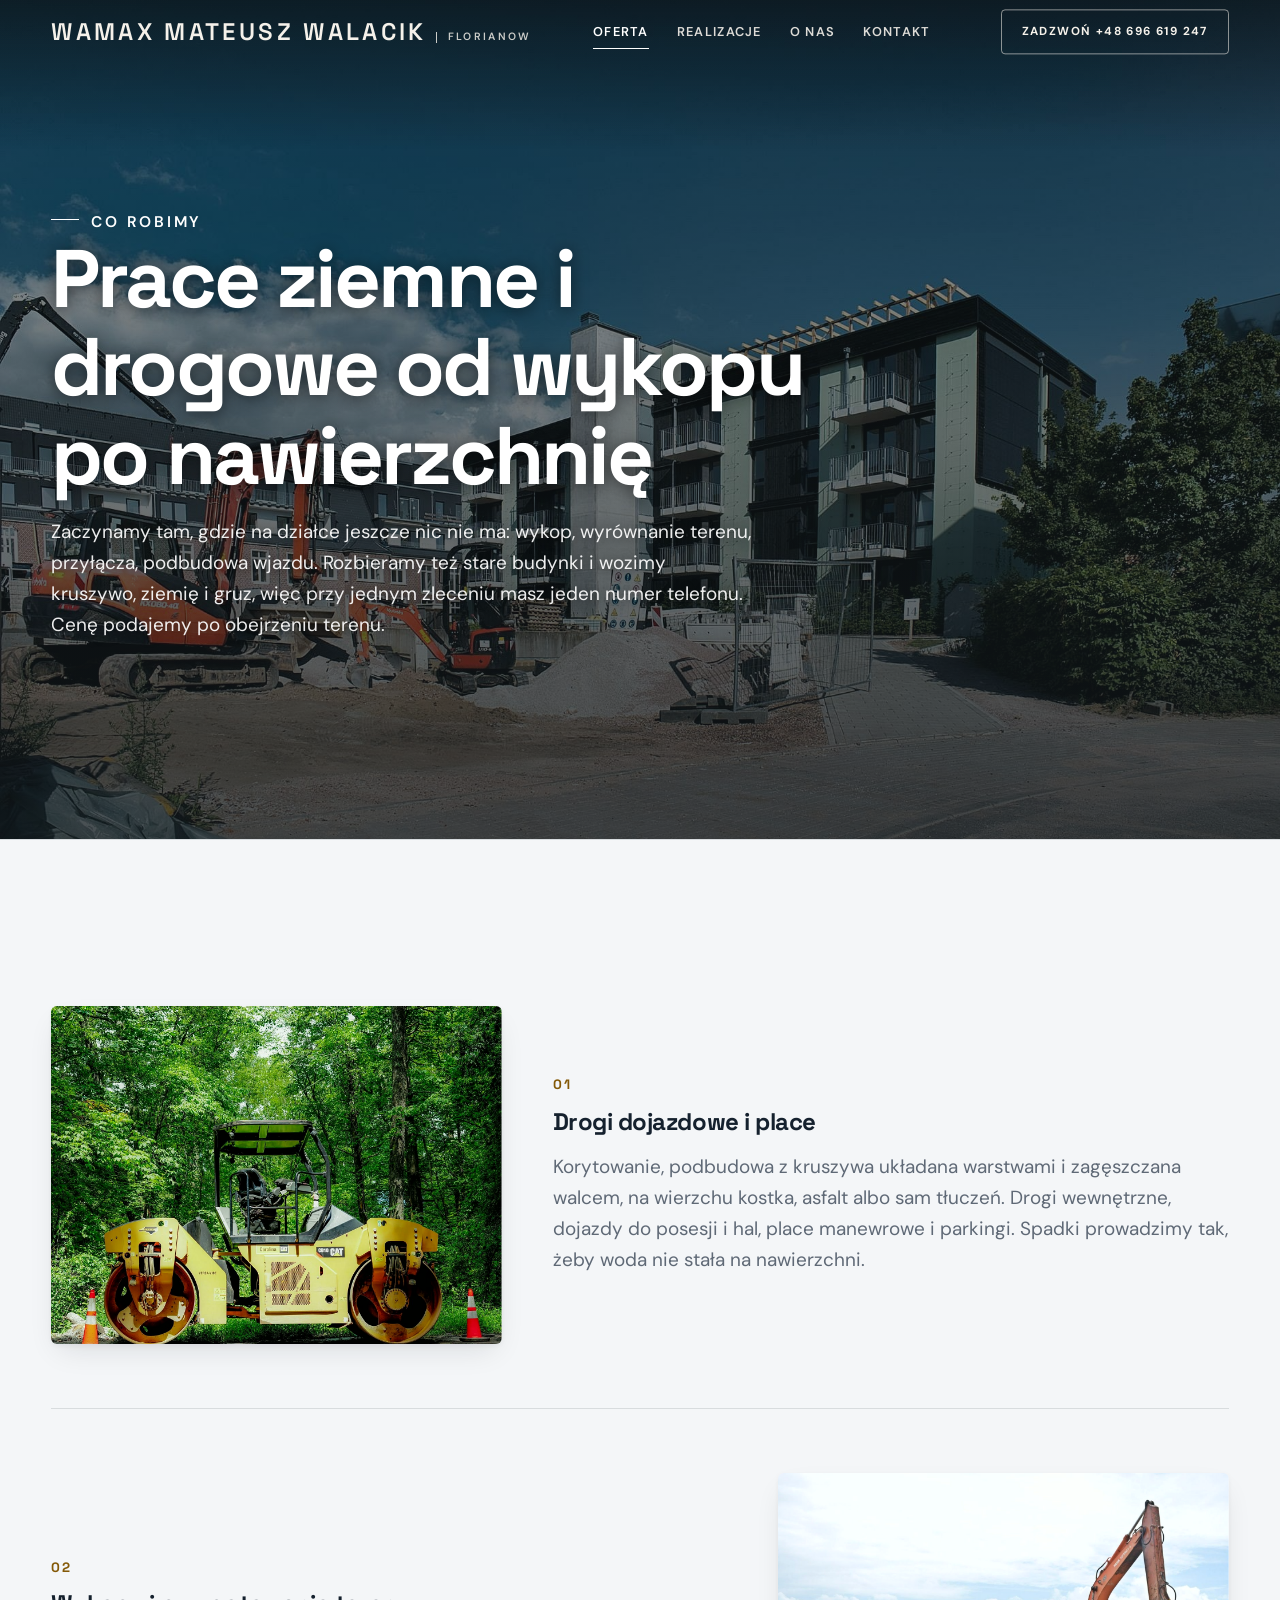
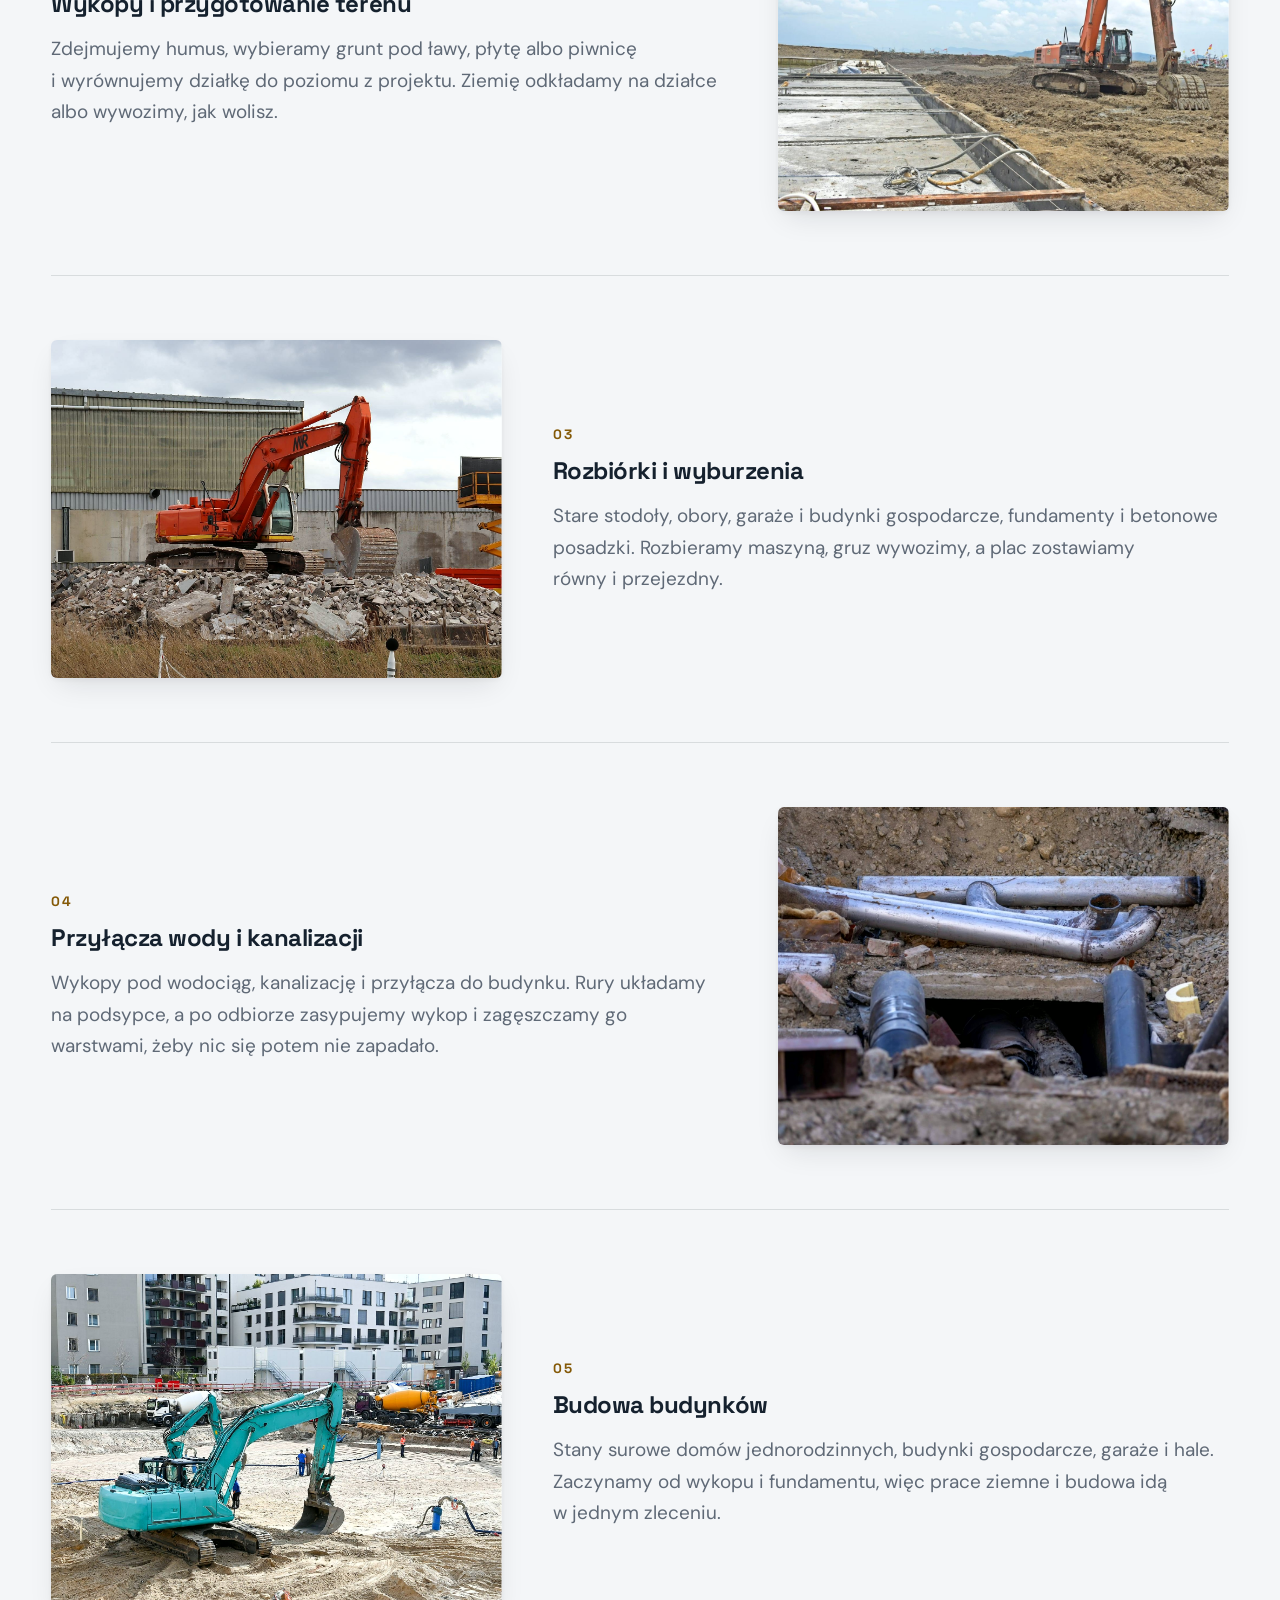
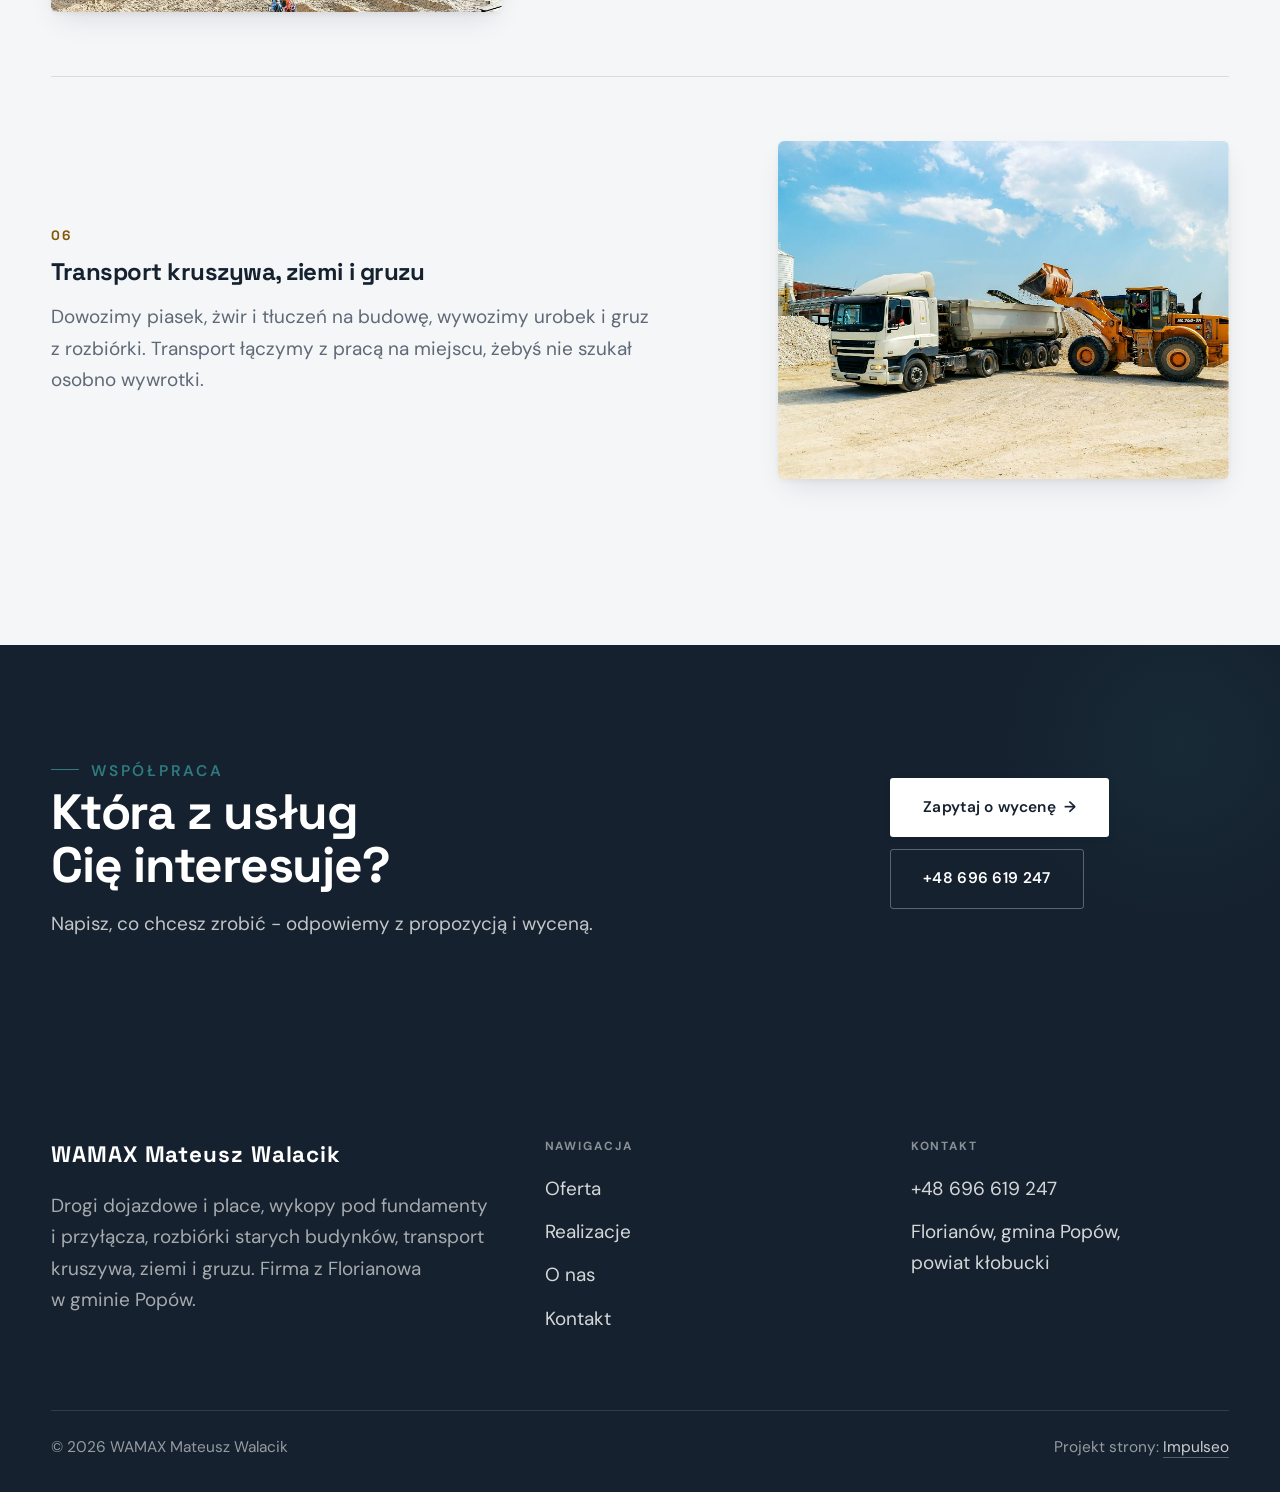
<file: oferta.html>
<!DOCTYPE html>
<html lang="pl">
<head>
<meta charset="UTF-8">
<meta name="viewport" content="width=device-width, initial-scale=1.0">
<title>Oferta - WAMAX Mateusz Walacik</title>
<meta name="description" content="WAMAX - prace drogowe i ziemne, rozbiórki, przyłącza i transport kruszywa. Drogi dojazdowe i place, wykopy pod fundamenty, przygotowanie terenu pod budowę. Florianów, gmina Popów, powiat kłobucki.">
<link rel="canonical" href="https://kris20032.github.io/wamax-mateusz-walacik/oferta.html">
<meta name="robots" content="noindex, nofollow">
<meta property="og:type" content="website">
<meta property="og:locale" content="pl_PL">
<meta property="og:site_name" content="WAMAX Mateusz Walacik">
<meta property="og:title" content="Oferta - WAMAX Mateusz Walacik">
<meta property="og:description" content="WAMAX - prace drogowe i ziemne, rozbiórki, przyłącza i transport kruszywa. Drogi dojazdowe i place, wykopy pod fundamenty, przygotowanie terenu pod budowę. Florianów, gmina Popów, powiat kłobucki.">
<meta property="og:url" content="https://kris20032.github.io/wamax-mateusz-walacik/oferta.html">
<meta property="og:image" content="https://kris20032.github.io/wamax-mateusz-walacik/img/og.jpg">
<meta property="og:image:width" content="1200">
<meta property="og:image:height" content="630">
<meta name="twitter:card" content="summary_large_image">
<link rel="preconnect" href="https://fonts.googleapis.com">
<link rel="preconnect" href="https://fonts.gstatic.com" crossorigin>
<link href="https://fonts.googleapis.com/css2?family=Space+Grotesk:wght@500;600;700&family=DM+Sans:opsz,wght@9..40,400;9..40,500;9..40,600&display=swap" rel="stylesheet">
<link rel="stylesheet" href="assets/styles.css?v=c9c92ebf">
</head>
<body>

<header class="nav">
  <div class="wrap nav-inner">
    <a class="brand" href="index.html"><span class="name">WAMAX Mateusz Walacik</span><span class="sub">Florianów</span></a>
    <nav class="nav-links">
      <a href="oferta.html" class="active" aria-current="page">Oferta</a>
      <a href="realizacje.html">Realizacje</a>
      <a href="o-nas.html">O nas</a>
      <a href="kontakt.html">Kontakt</a>
      <a href="tel:+48696619247" class="btn btn-accent">Zadzwoń +48 696 619 247</a>
    </nav>
    <button class="nav-toggle" aria-label="Menu"><span></span><span></span><span></span></button>
  </div>
</header>

<main>
<section class="pagehead">
  <img src="img/about.jpg" alt="WAMAX Mateusz Walacik - Prace ziemne i drogowe od wykopu po nawierzchnię" width="1880" height="1253" decoding="async">
  <div class="wrap">
    <span class="eyebrow">Co robimy</span>
    <h1>Prace ziemne i drogowe od wykopu po nawierzchnię</h1>
    <p>Zaczynamy tam, gdzie na działce jeszcze nic nie ma: wykop, wyrównanie terenu, przyłącza, podbudowa wjazdu. Rozbieramy też stare budynki i wozimy kruszywo, ziemię i gruz, więc przy jednym zleceniu masz jeden numer telefonu. Cenę podajemy po obejrzeniu terenu.</p>
  </div>
</section>
<section>
  <div class="wrap">
    <div class="svc-row reveal">
      <div class="svc-row-art"><img src="img/g6.jpg" alt="Drogi dojazdowe i place" loading="lazy" width="1576" height="1300" decoding="async"></div>
      <div>
        <span class="num">01</span>
        <h3>Drogi dojazdowe i place</h3>
        <p class="muted">Korytowanie, podbudowa z kruszywa układana warstwami i zagęszczana walcem, na wierzchu kostka, asfalt albo sam tłuczeń. Drogi wewnętrzne, dojazdy do posesji i hal, place manewrowe i parkingi. Spadki prowadzimy tak, żeby woda nie stała na nawierzchni.</p>
      </div>
    </div>
    <div class="svc-row rev reveal">
      <div class="svc-row-art"><img src="img/g12.jpg" alt="Wykopy i przygotowanie terenu" loading="lazy" width="1808" height="1168" decoding="async"></div>
      <div>
        <span class="num">02</span>
        <h3>Wykopy i przygotowanie terenu</h3>
        <p class="muted">Zdejmujemy humus, wybieramy grunt pod ławy, płytę albo piwnicę i wyrównujemy działkę do poziomu z projektu. Ziemię odkładamy na działce albo wywozimy, jak wolisz.</p>
      </div>
    </div>
    <div class="svc-row reveal">
      <div class="svc-row-art"><img src="img/g10.jpg" alt="Rozbiórki i wyburzenia" loading="lazy" width="1880" height="1253" decoding="async"></div>
      <div>
        <span class="num">03</span>
        <h3>Rozbiórki i wyburzenia</h3>
        <p class="muted">Stare stodoły, obory, garaże i budynki gospodarcze, fundamenty i betonowe posadzki. Rozbieramy maszyną, gruz wywozimy, a plac zostawiamy równy i przejezdny.</p>
      </div>
    </div>
    <div class="svc-row rev reveal">
      <div class="svc-row-art"><img src="img/g11.jpg" alt="Przyłącza wody i kanalizacji" loading="lazy" width="1776" height="1120" decoding="async"></div>
      <div>
        <span class="num">04</span>
        <h3>Przyłącza wody i kanalizacji</h3>
        <p class="muted">Wykopy pod wodociąg, kanalizację i przyłącza do budynku. Rury układamy na podsypce, a po odbiorze zasypujemy wykop i zagęszczamy go warstwami, żeby nic się potem nie zapadało.</p>
      </div>
    </div>
    <div class="svc-row reveal">
      <div class="svc-row-art"><img src="img/g4.jpg" alt="Budowa budynków" loading="lazy" width="1880" height="1251" decoding="async"></div>
      <div>
        <span class="num">05</span>
        <h3>Budowa budynków</h3>
        <p class="muted">Stany surowe domów jednorodzinnych, budynki gospodarcze, garaże i hale. Zaczynamy od wykopu i fundamentu, więc prace ziemne i budowa idą w jednym zleceniu.</p>
      </div>
    </div>
    <div class="svc-row rev reveal">
      <div class="svc-row-art"><img src="img/g7.jpg" alt="Transport kruszywa, ziemi i gruzu" loading="lazy" width="1880" height="1253" decoding="async"></div>
      <div>
        <span class="num">06</span>
        <h3>Transport kruszywa, ziemi i gruzu</h3>
        <p class="muted">Dowozimy piasek, żwir i tłuczeń na budowę, wywozimy urobek i gruz z rozbiórki. Transport łączymy z pracą na miejscu, żebyś nie szukał osobno wywrotki.</p>
      </div>
    </div>
  </div>
</section>

<section class="cta">
  <div class="wrap">
    <div class="reveal">
      <span class="eyebrow">Współpraca</span>
      <h2>Która z usług Cię interesuje?</h2>
      <p>Napisz, co chcesz zrobić - odpowiemy z propozycją i wyceną.</p>
    </div>
    <div class="cta-actions reveal">
      <a href="kontakt.html" class="btn btn-light">Zapytaj o wycenę <span class="arr">→</span></a>
      <a href="tel:+48696619247" class="btn btn-ghost btn-ghost-cta">+48 696 619 247</a>
    </div>
  </div>
</section>
</main>

<footer>
  <div class="wrap">
    <div class="foot-grid">
      <div class="foot-brand">
        <div class="name">WAMAX Mateusz Walacik</div>
        <p>Drogi dojazdowe i place, wykopy pod fundamenty i przyłącza, rozbiórki starych budynków, transport kruszywa, ziemi i gruzu. Firma z Florianowa w gminie Popów.</p>
      </div>
      <div class="foot-col">
        <h4>Nawigacja</h4>
        <a href="oferta.html">Oferta</a>
        <a href="realizacje.html">Realizacje</a>
        <a href="o-nas.html">O nas</a>
        <a href="kontakt.html">Kontakt</a>
      </div>
      <div class="foot-col">
        <h4>Kontakt</h4>
        <a href="tel:+48696619247">+48 696 619 247</a>
        <p>Florianów, gmina Popów, powiat kłobucki</p>
      </div>
    </div>
    <div class="foot-bot">
      <span>© 2026 WAMAX Mateusz Walacik</span>
      <span>Projekt strony: <a class="foot-credit" href="https://impulseo.pl" target="_blank" rel="noopener">Impulseo</a></span>
    </div>
  </div>
</footer>
<div class="sticky-call"><a class="sc-call" href="tel:+48696619247"><svg class="ico-tel" width="16" height="16" viewBox="0 0 24 24" fill="none" aria-hidden="true"><path d="M6.6 10.8a15.5 15.5 0 0 0 6.6 6.6l2.2-2.2a1 1 0 0 1 1-.24 11.4 11.4 0 0 0 3.6.58 1 1 0 0 1 1 1V20a1 1 0 0 1-1 1A17 17 0 0 1 3 4a1 1 0 0 1 1-1h3.5a1 1 0 0 1 1 1c0 1.25.2 2.46.58 3.6a1 1 0 0 1-.25 1l-2.23 2.2Z" fill="currentColor"/></svg> Zadzwoń</a><a class="sc-quote" href="kontakt.html">Zadzwoń po wycenę</a></div>
<div class="demo-wazne" data-do="2026-10-08" data-cykl="3" hidden><svg class="dw-ico" width="13" height="13" viewBox="0 0 24 24" fill="none" aria-hidden="true"><circle cx="12" cy="12" r="8.6" stroke="currentColor" stroke-width="1.8"/><path d="M12 7.2V12l3.3 2" stroke="currentColor" stroke-width="1.8" stroke-linecap="round"/></svg><span class="dw-txt"></span></div>

<script src="assets/main.js"></script>
</body>
</html>
</file>
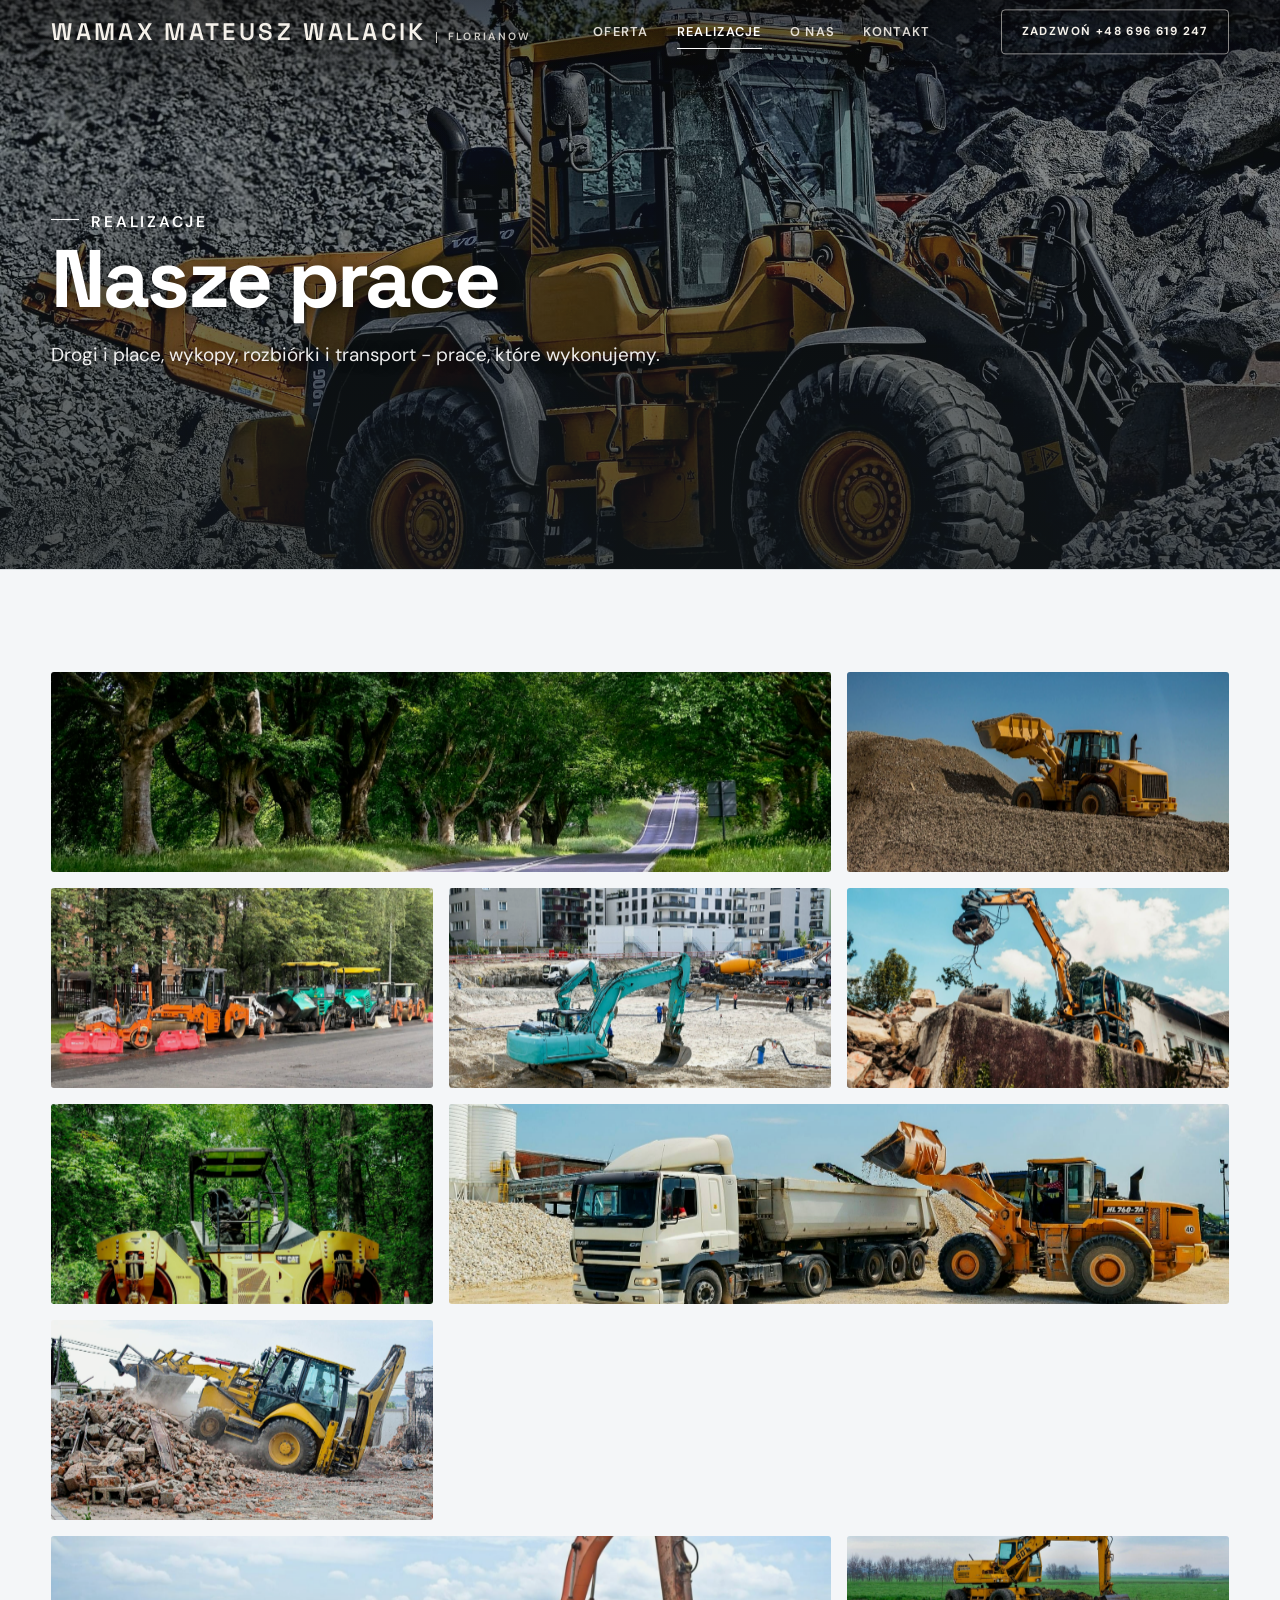
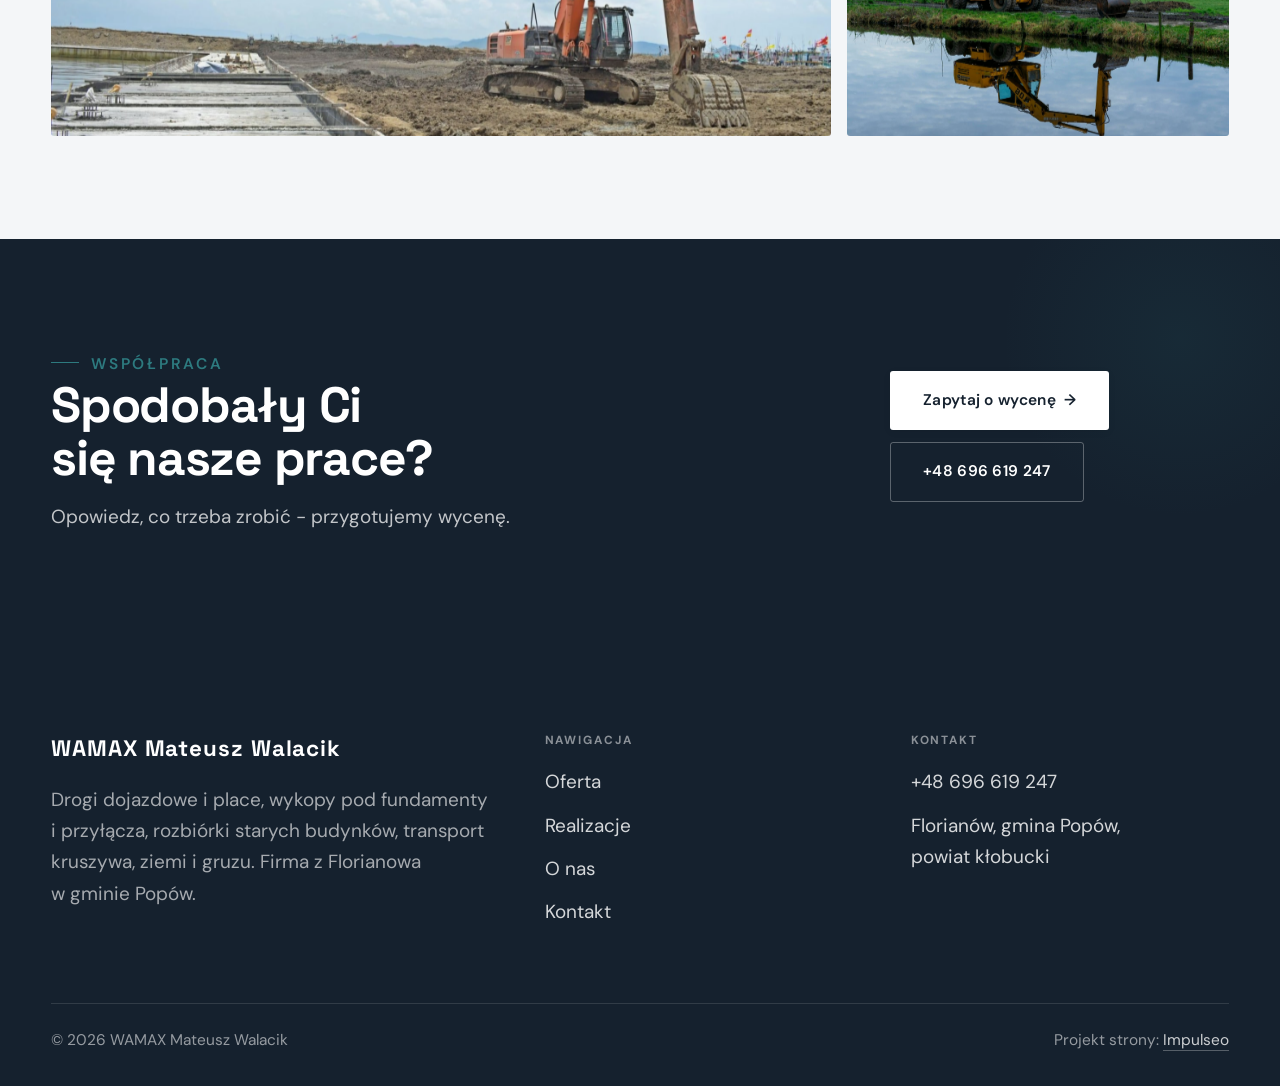
<file: realizacje.html>
<!DOCTYPE html>
<html lang="pl">
<head>
<meta charset="UTF-8">
<meta name="viewport" content="width=device-width, initial-scale=1.0">
<title>Realizacje - WAMAX Mateusz Walacik</title>
<meta name="description" content="Realizacje WAMAX Mateusz Walacik: ">
<link rel="canonical" href="https://kris20032.github.io/wamax-mateusz-walacik/realizacje.html">
<meta name="robots" content="noindex, nofollow">
<meta property="og:type" content="website">
<meta property="og:locale" content="pl_PL">
<meta property="og:site_name" content="WAMAX Mateusz Walacik">
<meta property="og:title" content="Realizacje - WAMAX Mateusz Walacik">
<meta property="og:description" content="Realizacje WAMAX Mateusz Walacik: ">
<meta property="og:url" content="https://kris20032.github.io/wamax-mateusz-walacik/realizacje.html">
<meta property="og:image" content="https://kris20032.github.io/wamax-mateusz-walacik/img/og.jpg">
<meta property="og:image:width" content="1200">
<meta property="og:image:height" content="630">
<meta name="twitter:card" content="summary_large_image">
<link rel="preconnect" href="https://fonts.googleapis.com">
<link rel="preconnect" href="https://fonts.gstatic.com" crossorigin>
<link href="https://fonts.googleapis.com/css2?family=Space+Grotesk:wght@500;600;700&family=DM+Sans:opsz,wght@9..40,400;9..40,500;9..40,600&display=swap" rel="stylesheet">
<link rel="stylesheet" href="assets/styles.css?v=c9c92ebf">
</head>
<body>

<header class="nav">
  <div class="wrap nav-inner">
    <a class="brand" href="index.html"><span class="name">WAMAX Mateusz Walacik</span><span class="sub">Florianów</span></a>
    <nav class="nav-links">
      <a href="oferta.html">Oferta</a>
      <a href="realizacje.html" class="active" aria-current="page">Realizacje</a>
      <a href="o-nas.html">O nas</a>
      <a href="kontakt.html">Kontakt</a>
      <a href="tel:+48696619247" class="btn btn-accent">Zadzwoń +48 696 619 247</a>
    </nav>
    <button class="nav-toggle" aria-label="Menu"><span></span><span></span><span></span></button>
  </div>
</header>

<main>
<section class="pagehead">
  <img src="img/g8.jpg" alt="WAMAX Mateusz Walacik - Nasze prace" width="1880" height="1253" decoding="async">
  <div class="wrap">
    <span class="eyebrow">Realizacje</span>
    <h1>Nasze prace</h1>
    <p>Drogi i place, wykopy, rozbiórki i transport - prace, które wykonujemy.</p>
  </div>
</section>
<section>
  <div class="wrap">
    <div class="gallery">
      <div class="tile t-two3 reveal"><img src="img/g1.jpg" alt="WAMAX Mateusz Walacik" loading="lazy" width="1880" height="1253" decoding="async"></div>
      <div class="tile t-third reveal"><img src="img/g2.jpg" alt="WAMAX Mateusz Walacik" loading="lazy" width="1880" height="1253" decoding="async"></div>
      <div class="tile t-third reveal"><img src="img/g3.jpg" alt="WAMAX Mateusz Walacik" loading="lazy" width="1733" height="1300" decoding="async"></div>
      <div class="tile t-third reveal"><img src="img/g4.jpg" alt="WAMAX Mateusz Walacik" loading="lazy" width="1880" height="1251" decoding="async"></div>
      <div class="tile t-third reveal"><img src="img/g5.jpg" alt="WAMAX Mateusz Walacik" loading="lazy" width="1786" height="1136" decoding="async"></div>
      <div class="tile t-third reveal"><img src="img/g6.jpg" alt="WAMAX Mateusz Walacik" loading="lazy" width="1576" height="1300" decoding="async"></div>
      <div class="tile t-two3 reveal"><img src="img/g7.jpg" alt="WAMAX Mateusz Walacik" loading="lazy" width="1880" height="1253" decoding="async"></div>
      <div class="tile t-third reveal"><img src="img/g9.jpg" alt="WAMAX Mateusz Walacik" loading="lazy" width="1880" height="1253" decoding="async"></div>
      <div class="tile t-third reveal"><img src="img/g10.jpg" alt="WAMAX Mateusz Walacik" loading="lazy" width="1880" height="1253" decoding="async"></div>
      <div class="tile t-third reveal"><img src="img/g11.jpg" alt="WAMAX Mateusz Walacik" loading="lazy" width="1776" height="1120" decoding="async"></div>
      <div class="tile t-two3 reveal"><img src="img/g12.jpg" alt="WAMAX Mateusz Walacik" loading="lazy" width="1808" height="1168" decoding="async"></div>
      <div class="tile t-third reveal"><img src="img/g13.jpg" alt="WAMAX Mateusz Walacik" loading="lazy" width="1880" height="1253" decoding="async"></div>
    </div>
  </div>
</section>
<section class="cta">
  <div class="wrap">
    <div class="reveal">
      <span class="eyebrow">Współpraca</span>
      <h2>Spodobały Ci się nasze prace?</h2>
      <p>Opowiedz, co trzeba zrobić - przygotujemy wycenę.</p>
    </div>
    <div class="cta-actions reveal">
      <a href="kontakt.html" class="btn btn-light">Zapytaj o wycenę <span class="arr">→</span></a>
      <a href="tel:+48696619247" class="btn btn-ghost btn-ghost-cta">+48 696 619 247</a>
    </div>
  </div>
</section>
</main>

<footer>
  <div class="wrap">
    <div class="foot-grid">
      <div class="foot-brand">
        <div class="name">WAMAX Mateusz Walacik</div>
        <p>Drogi dojazdowe i place, wykopy pod fundamenty i przyłącza, rozbiórki starych budynków, transport kruszywa, ziemi i gruzu. Firma z Florianowa w gminie Popów.</p>
      </div>
      <div class="foot-col">
        <h4>Nawigacja</h4>
        <a href="oferta.html">Oferta</a>
        <a href="realizacje.html">Realizacje</a>
        <a href="o-nas.html">O nas</a>
        <a href="kontakt.html">Kontakt</a>
      </div>
      <div class="foot-col">
        <h4>Kontakt</h4>
        <a href="tel:+48696619247">+48 696 619 247</a>
        <p>Florianów, gmina Popów, powiat kłobucki</p>
      </div>
    </div>
    <div class="foot-bot">
      <span>© 2026 WAMAX Mateusz Walacik</span>
      <span>Projekt strony: <a class="foot-credit" href="https://impulseo.pl" target="_blank" rel="noopener">Impulseo</a></span>
    </div>
  </div>
</footer>
<div class="sticky-call"><a class="sc-call" href="tel:+48696619247"><svg class="ico-tel" width="16" height="16" viewBox="0 0 24 24" fill="none" aria-hidden="true"><path d="M6.6 10.8a15.5 15.5 0 0 0 6.6 6.6l2.2-2.2a1 1 0 0 1 1-.24 11.4 11.4 0 0 0 3.6.58 1 1 0 0 1 1 1V20a1 1 0 0 1-1 1A17 17 0 0 1 3 4a1 1 0 0 1 1-1h3.5a1 1 0 0 1 1 1c0 1.25.2 2.46.58 3.6a1 1 0 0 1-.25 1l-2.23 2.2Z" fill="currentColor"/></svg> Zadzwoń</a><a class="sc-quote" href="kontakt.html">Zadzwoń po wycenę</a></div>
<div class="demo-wazne" data-do="2026-10-08" data-cykl="3" hidden><svg class="dw-ico" width="13" height="13" viewBox="0 0 24 24" fill="none" aria-hidden="true"><circle cx="12" cy="12" r="8.6" stroke="currentColor" stroke-width="1.8"/><path d="M12 7.2V12l3.3 2" stroke="currentColor" stroke-width="1.8" stroke-linecap="round"/></svg><span class="dw-txt"></span></div>

<script src="assets/main.js"></script>
</body>
</html>
</file>
<file: assets/styles.css>
/* ============================================================
   STOLBASZ — premium, architektoniczny B2B fit-out
   Jasna paleta, zero brązu. System wg premium-web-craft.
   Projekt strony: Impulseo (impulseo.pl)
   ============================================================ */

:root{
  /* PALETA — jasna, architektoniczna, chłodna */
  --paper:#F4F6F8;          /* główne tło */
  --paper-2:#E7EBEF;        /* sekcje alternatywne (chłodny jasny szary) */
  --paper-3:#E7EBEF;        /* delikatne wypełnienia */
  --ink:#15212E;            /* tekst główny — chłodny grafit */
  --ink-soft:#243443;       /* nagłówki drugorzędne */
  --muted:#6B7785;          /* tekst poboczny */
  --line:rgba(21,33,46,.12);/* hairline */
  --accent:#E8A317;         /* stonowany petrol-slate — jedyny akcent */
  --accent-d:#C9870C;
  --accent-soft:rgba(232,163,23,.10);
  --dark:#15212E;           /* sekcje ciemne (stopka/CTA) */

  /* HOVER ZDJĘĆ — JEDEN standard dla całego silnika (decyzja K. 04.08.2026, artefakt z wariantami).
     AKTUALNE (K.+Szymon 09.08.2026, wybór z artefaktu 6 wariantów): zoom 1.05 przy 1.4s -
     przy tak długim czasie mocniejszy kadr NIE skacze, tylko „oddycha". Poprzedni standard
     (1.02 / .55s z 04.08) odbierany jako dynamiczny i szybki.
     Spoczynek lekko przygaszony, ale TYLKO tam, gdzie jest mysz (@media hover:hover) —
     na telefonie zdjęcia zostają w pełnej jasności. */
  --img-zoom:1.05;                   /* K.+Szymon 09.08: wariant F z artefaktu porównawczego */
  --img-rest:brightness(.95) saturate(.99);
  --img-hot:brightness(1.06) saturate(1.05);
  --img-dur:1.4s;                    /* K.+Szymon 09.08 (wariant F): powoli = elegancko */
  --img-ease:cubic-bezier(.16,.84,.44,1);  /* miękki ogon, efekt „oddychania" */

  /* ODSTĘPY — skala 4/8 */
  --space-1:4px; --space-2:8px; --space-3:12px; --space-4:16px; --space-5:24px;
  --space-6:32px; --space-7:48px; --space-8:64px; --space-9:96px; --space-10:128px;

  /* TYPOGRAFIA — fluid clamp() (skala podbita 16.07.2026: większe, czytelniejsze litery — uwaga Adama) */
  --text-sm:clamp(.9rem,.87rem + .12vw,1rem);
  --text-base:clamp(1.08rem,1.04rem + .18vw,1.2rem);
  --text-lg:clamp(1.24rem,1.15rem + .34vw,1.44rem);
  --text-h3:clamp(1.34rem,1.22rem + .55vw,1.66rem);
  --text-h2:clamp(2.1rem,1.66rem + 2.1vw,3.1rem);
  --text-h1:clamp(2.9rem,2.1rem + 4vw,5.1rem);

  /* PROMIENIE — architektoniczne, raczej ostre */
  --r-sm:3px; --r-md:6px; --r-lg:10px;

  /* RUCH */
  --ease:cubic-bezier(.25,.46,.45,.94); --dur:.24s;

  /* CIENIE — miękkie, warstwowe */
  --sh-sm:0 1px 2px rgba(16,24,32,.04), 0 2px 8px rgba(16,24,32,.05);
  --sh-md:0 2px 6px rgba(16,24,32,.05), 0 12px 28px -8px rgba(16,24,32,.12);
  --sh-lg:0 6px 14px rgba(16,24,32,.07), 0 26px 56px -18px rgba(16,24,32,.22);

  --hairline:1px solid var(--line);

  --font-display:'Space Grotesk','Inter',sans-serif;
  --font-body:'DM Sans','Inter',sans-serif;
}

*{box-sizing:border-box;margin:0;padding:0}
html{scroll-behavior:smooth}
body{
  font-family:var(--font-body);
  font-size:var(--text-base);
  line-height:1.65;
  color:var(--ink);
  background:var(--paper);
  -webkit-font-smoothing:antialiased;
  text-rendering:optimizeLegibility;
}
img{max-width:100%;height:auto;display:block}  /* height:auto = width/height z atrybutów trzyma proporcje (TOP#12) */
a{color:inherit;text-decoration:none}

.wrap{width:min(92%,1180px);margin-inline:auto}
section{padding-block:clamp(52px,6.5vw,96px)}

h1,h2,h3{font-family:var(--font-display);font-weight:700;line-height:1.08;letter-spacing:-.02em;color:var(--ink)}
h1{font-size:var(--text-h1);letter-spacing:-.035em}
h2{font-size:var(--text-h2);letter-spacing:-.025em}
h3{font-size:var(--text-h3)}
/* MIARA — długość wiersza. WCAG 2.2 SC 1.4.8: max 80 znaków; Butterick: 45–90.
   68ch daje realnie 72–78 znaków polskiego tekstu, czyli z zapasem pod granicą.
   Wcześniej limit miał TYLKO <p> — <li>, <blockquote> i <dd> nie miały żadnego,
   i to jedyny powód, dla którego 23 bloki na dwóch oddanych stronach jadą po
   83–106 znaków w wierszu (pomiar 07.08.2026, bramka `miara`).
   ⚠️ Listy i definicje ograniczamy TYLKO bez klasy: `ul`/`ol` z klasą to u nas
   układ (siatki kafli, menu), a nie tekst ciągły — tam miarę wyznacza układ. */
/* 60ch, nie 68ch (K. 10.08): po zmianie fontów na węższe kroje (DM Sans i spółka)
   w 68ch mieściło się ~90 znaków - bramka pikselowa słusznie zgłaszała przekroczenie
   granicy 80. Pomiar na żywej przeglądarce: 60ch = 90 znaków, 53ch = ~78 znaków, czyli normę WCAG 1.4.8. */
:root{ --miara:53ch }
p{max-width:min(100%,var(--miara))}
blockquote,
ul:not([class])>li, ol:not([class])>li,
dl:not([class])>dd{max-width:min(100%,var(--miara))}

/* ⚠️ Świadomie BEZ wyjątku `.tile p,.card p,.svc p{max-width:none}`, choć nasuwa się sam:
   te akapity BYŁY już ograniczone (stare `p{max-width:65ch}`), więc „wyjątek" nie odblokowałby
   niczego nowego — tylko ROZLUŹNIŁ stan sprzed zmiany na wszystkich demach naraz.
   `figcaption` żadna z reguł wyżej nie dotyczy, więc też nie potrzebuje zwolnienia. */

/* ŁAMANIE. `balance` wyrównuje długości wierszy w nagłówku, `pretty` pilnuje ostatniego
   wiersza akapitu, żeby nie został w nim jeden wyraz. Obsługiwane od Chrome 117 /
   Safari 17.5; starsze przeglądarki po prostu ignorują tę własność.
   `text-wrap:pretty` nie występowało dotąd ANI RAZ w silniku ani w repo klientów. */
h1,h2,h3,.lead,.lede{text-wrap:balance}
p,li,blockquote,dd{text-wrap:pretty}

.eyebrow{
  font-family:var(--font-body);
  font-size:var(--text-sm);
  font-weight:600;
  letter-spacing:.18em;
  text-transform:uppercase;
  color:var(--accent);
  display:inline-flex;align-items:center;gap:var(--space-3);
}
/* flex:none + margin-top = kreska trzyma się PIERWSZEJ linii. Wcześniej align-items:center
   centrowało ją względem całego bloku i przy zawinięciu (długi kicker typu
   „…WNĘTRZ · LESZNO · OD 2019") druga linia lądowała z brzydkim wcięciem. */
.eyebrow{align-items:flex-start}
.eyebrow>*,.eyebrow{text-wrap:balance}   /* dlugi kicker lamal sie na sierote typu samo „2019" w drugiej linii */
.eyebrow::before{content:"";width:28px;height:1px;background:var(--accent);display:inline-block;flex:none;margin-top:.62em}

.muted{color:var(--muted)}
.lead{font-size:var(--text-lg);line-height:1.55;color:var(--ink-soft);max-width:50ch}

/* ---------- BUTTONS ---------- */
.btn{
  display:inline-flex;align-items:center;gap:var(--space-2);
  font-weight:600;font-size:var(--text-sm);letter-spacing:.02em;
  padding:var(--space-4) var(--space-6);
  border-radius:var(--r-sm);
  transition:transform var(--dur) var(--ease),box-shadow var(--dur) var(--ease),background var(--dur) var(--ease);
  cursor:pointer;border:1px solid transparent;
}
.btn-accent{background:var(--accent);color:#fff;box-shadow:var(--sh-sm)}
.btn-accent:hover{background:var(--accent-d);transform:translateY(-2px);box-shadow:var(--sh-md)}
.btn-accent:active{transform:translateY(0);box-shadow:var(--sh-sm)}
.btn-ghost{background:transparent;color:var(--ink);border-color:var(--line)}
.btn-ghost:hover{border-color:var(--accent);color:var(--accent);transform:translateY(-2px)}
.btn-light{background:#fff;color:var(--ink);box-shadow:var(--sh-sm)}
.btn-light:hover{transform:translateY(-2px);box-shadow:var(--sh-md)}
.btn .arr{transition:transform var(--dur) var(--ease)}
.btn:hover .arr{transform:translateX(4px)}

/* ---------- NAV ---------- */
.nav{
  position:sticky;top:0;z-index:50;
  background:color-mix(in srgb,var(--paper) 88%,transparent);
  backdrop-filter:saturate(140%) blur(10px);
  border-bottom:var(--hairline);
}
.nav-inner{display:flex;align-items:center;justify-content:space-between;gap:var(--space-5);height:72px}
/* ANTY-NACHODZENIE (K. 05.08.2026): długa nazwa firmy + przycisk z pełnym numerem nie mieściły się w pasku
   i flex ściskał linki PONIŻEJ ich treści - "Kontakt" wchodził na ramkę "Zadzwoń +48 ...". Teraz ustępuje
   nazwa marki (skrót wielokropkiem), a menu i przycisk nigdy się nie kurczą ani nie zachodzą na siebie. */
.brand{display:flex;flex-direction:column;line-height:1;min-width:0;flex:0 1 auto}
.brand .name{font-family:var(--font-display);font-weight:800;font-size:1.35rem;letter-spacing:.04em;white-space:nowrap;overflow:hidden;text-overflow:ellipsis}
.brand .sub{font-size:.62rem;letter-spacing:.34em;text-transform:uppercase;color:var(--muted);margin-top:5px;white-space:nowrap;overflow:hidden;text-overflow:ellipsis}
.nav-links{display:flex;align-items:center;gap:var(--space-6);flex:0 0 auto}
.nav-links a{font-size:var(--text-sm);font-weight:500;color:var(--ink-soft);position:relative;padding-block:4px;white-space:nowrap;transition:color var(--dur) var(--ease)}
.nav-links a::after{content:"";position:absolute;left:0;bottom:0;width:0;height:1.5px;background:var(--accent);transition:width var(--dur) var(--ease)}
.nav-links a:hover,.nav-links a.active{color:var(--ink)}
.nav-links a:hover::after,.nav-links a.active::after{width:100%}
.nav-links .btn{padding:var(--space-2) var(--space-5)}
/* przyciski w nav: właściwy kolor (przebij .nav-links a) + bez podkreślenia */
.nav-links a.btn-accent{color:#fff}
.nav-links a.btn-ghost,.nav-links a.btn-light{color:var(--ink)}
/* CTA w pasku: NIE podkreślenie spod linków menu, ale ten sam przelatujący błysk,
   co na wszystkich innych przyciskach (zgłoszenie K. 13.08.2026 - „na hero jest efekt
   światła przechodzącego przez przycisk, na navbarze go nie ma, a mają być identyczne").
   Reguła `.nav-links a::after` jest silniejsza od `.btn::after`, więc trzeba jej
   geometrię wyzerować i wpisać połysk z nazwy - samo `display:none` gasiło efekt. */
.nav-links a.btn::after{
  display:block;content:"";position:absolute;inset:0;z-index:-1;pointer-events:none;
  width:auto;height:auto;border-radius:inherit;   /* kasuje geometrię podkreślenia (width:0;height:1.5px) */
  background:linear-gradient(100deg,transparent 32%,rgba(255,255,255,.20) 50%,transparent 68%);
  translate:-120% 0}
@media (prefers-reduced-motion:no-preference){
  .nav-links a.btn:hover::after{translate:120% 0;transition:translate .75s var(--mt-ease,cubic-bezier(.16,.84,.44,1))}
}
.nav-toggle{display:none;background:none;border:none;cursor:pointer;flex-direction:column;gap:5px;padding:8px}
.nav-toggle span{width:24px;height:2px;background:var(--ink);transition:var(--dur)}
/* Ciasny zakres MIĘDZY menu mobilnym a pełnym pulpitem: zbijamy odstępy i nazwę marki,
   żeby wszystko zmieściło się naturalnie, zanim w ogóle dojdzie do skracania wielokropkiem. */
@media(max-width:1280px) and (min-width:921px){
  .nav-links{gap:var(--space-4)}
  .nav-links .btn{padding:var(--space-2) var(--space-4)}
  .brand .name{font-size:1.15rem}
}

/* ---------- HERO (split) ---------- */
.hero{position:relative;overflow:hidden;border-bottom:var(--hairline)}
.hero-grid{display:grid;grid-template-columns:1.05fr .95fr;gap:clamp(24px,4vw,60px);align-items:center;
  padding-block:clamp(36px,4.5vw,64px)}
.hero-copy .eyebrow{margin-bottom:var(--space-5)}
.hero-copy h1{margin-bottom:var(--space-5)}
.hero-copy .lead{margin-bottom:var(--space-7)}
.hero-actions{display:flex;flex-wrap:wrap;gap:var(--space-4)}
.hero-art{position:relative;aspect-ratio:4/3;border-radius:var(--r-lg);overflow:hidden;box-shadow:var(--sh-lg)}
.hero-art img{width:100%;height:100%;object-fit:cover}
.hero-art::after{content:"";position:absolute;inset:0;background:linear-gradient(180deg,transparent 55%,rgba(18,24,28,.28))}
.hero-badge{position:absolute;left:var(--space-5);bottom:var(--space-5);z-index:2;
  background:rgba(252,252,251,.94);backdrop-filter:blur(4px);
  border-radius:var(--r-md);padding:var(--space-4) var(--space-5);box-shadow:var(--sh-md);max-width:78%}
.hero-badge strong{display:block;font-family:var(--font-display);font-size:1rem;letter-spacing:-.01em}
.hero-badge span{font-size:var(--text-sm);color:var(--muted)}

/* ---------- HERO duży / kinowy (strona główna) ---------- */
.hero-cine{position:relative;min-height:clamp(560px,82vh,840px);min-height:clamp(560px,82svh,840px);display:flex;align-items:center;overflow:hidden;border-bottom:var(--hairline)}
.hero-cine>img{position:absolute;inset:0;width:100%;height:100%;object-fit:cover;z-index:0}
.hero-cine::after{content:"";position:absolute;inset:0;z-index:1;
  background:linear-gradient(95deg,rgba(13,18,23,.86) 0%,rgba(13,18,23,.64) 32%,rgba(13,18,23,.24) 62%,rgba(13,18,23,.04) 100%)}
.hero-cine .wrap{position:relative;z-index:2;padding-block:var(--space-8)}
.hero-cine .hero-copy{max-width:660px}
.hero-cine .eyebrow{color:#fff;margin-bottom:var(--space-5)}
.hero-cine .eyebrow::before{background:#fff}
.hero-cine h1{color:#fff;margin-bottom:var(--space-5);font-size:clamp(2.9rem,2rem + 4.4vw,5.2rem);text-wrap:balance}
.hero-cine .lead{color:rgba(255,255,255,.92);max-width:48ch;margin-bottom:var(--space-7)}
.hero-cine .hero-actions{display:flex;flex-wrap:wrap;gap:var(--space-4)}
/* NISKIE OKNO (laptop z dokiem i paskami przeglądarki ma ~700-780 px wysokości widoku):
   H1 do 5.2rem + długi lead nie mieściły się i przyciski wypadały POD krawędź ekranu -
   klient widział stronę bez ani jednego CTA. Skalujemy w dół, zamiast przycinać treść. */
@media(min-width:821px) and (max-height:820px){
  .hero-cine{min-height:clamp(520px,94svh,780px)}
  .hero-cine .wrap{padding-block:var(--space-6)}
  .hero-cine h1{font-size:clamp(2.2rem,1.5rem + 2.6vw,3.6rem);margin-bottom:var(--space-4)}
  .hero-cine .eyebrow{margin-bottom:var(--space-4)}
  .hero-cine .lead{margin-bottom:var(--space-5);max-width:44ch}
}
@media(max-width:680px){
  .hero-cine{min-height:clamp(520px,76vh,640px);min-height:clamp(520px,76svh,640px);align-items:flex-end}
  .hero-cine::after{background:linear-gradient(0deg,rgba(13,18,23,.9) 6%,rgba(13,18,23,.45) 55%,rgba(13,18,23,.25) 100%)}
  .hero-cine .wrap{padding-bottom:var(--space-9)}
  /* TELEFON (~90% oglądających): lead potrafił zająć 8 linii i zepchnąć CTA poza pierwszy ekran.
     Zwężamy interlinię i skalę - treści nie ucinamy, bo to ona sprzedaje. */
  .hero-cine .lead{font-size:.98rem;line-height:1.5;margin-bottom:var(--space-5)}
  .hero-cine .eyebrow{font-size:.72rem;letter-spacing:.13em;margin-bottom:var(--space-4)}
  .hero-cine .eyebrow::before{width:20px}
  .hero-cine h1{margin-bottom:var(--space-4)}
}

/* full-bleed hero variant (podstrony) */
.pagehead{position:relative;min-height:46vh;min-height:46svh;display:flex;align-items:flex-end;overflow:hidden;border-bottom:var(--hairline)}
.pagehead img{position:absolute;inset:0;width:100%;height:100%;object-fit:cover}
/* 10.08.2026 (decyzja K.): mocniejsze przyciemnienie + cień pod tekstem. Bramka mierzyła na
   nagłówkach podstron 3,38-3,43:1 przy wymaganych 4,5 — jasne zdjęcie (hala, śnieg, niebo)
   podchodziło pod biały tekst. Zdjęcia klientów są różne, więc kontrast musi dawać WARSTWA,
   a nie szczęśliwy dobór kadru. */
.pagehead::after{content:"";position:absolute;inset:0;background:linear-gradient(180deg,rgba(18,24,28,.40),rgba(18,24,28,.76))}
.pagehead .wrap{position:relative;z-index:2;padding-block:var(--space-9);color:#fff}
.pagehead h1{color:#fff;max-width:18ch;text-shadow:0 2px 16px rgba(0,0,0,.55)}
.pagehead .eyebrow{color:#fff}
.pagehead .eyebrow::before{background:#fff}
.pagehead p{color:rgba(255,255,255,.92);margin-top:var(--space-4);max-width:54ch;text-shadow:0 1px 12px rgba(0,0,0,.5)}

/* ---------- STRIP (pasek skrótów / liczby) ---------- */
.strip{background:var(--dark);color:#fff}
/* PASEK HASEŁ — standard 04.08.2026 (decyzja K.): 5 haseł w JEDNYM rzędzie, tekst WYŚRODKOWANY,
   węższe marginesy boczne niż reszta strony (pasek ma iść szerzej), równe wysokości kolumn. */
.strip .wrap{width:min(96%,1440px);display:grid;grid-template-columns:repeat(5,1fr);
  gap:var(--space-5);padding-block:var(--space-7);align-items:stretch}
.strip .item .k{font-family:var(--font-display);font-size:clamp(1.05rem,.82rem + .85vw,1.55rem);
  font-weight:800;letter-spacing:-.02em;color:#fff;line-height:1.18;text-wrap:balance}
.strip .item .v{font-size:var(--text-sm);color:rgba(255,255,255,.66);margin-top:var(--space-2);line-height:1.4}
.strip .item{border-left:2px solid var(--accent);padding-inline:var(--space-4);
  text-align:center;display:flex;flex-direction:column;justify-content:center}
/* liczba kolumn = liczba haseł, żeby ostatnie nie zostawało samo w drugim rzędzie.
   Klasę n-N nadaje multipage.py; domyślnie (bez klasy) pasek jest 5-kolumnowy. */
.strip.n-2 .wrap{grid-template-columns:repeat(2,1fr)}
.strip.n-3 .wrap{grid-template-columns:repeat(3,1fr)}
.strip.n-4 .wrap{grid-template-columns:repeat(4,1fr);gap:var(--space-6)}
.strip.n-4 .item .k{font-size:clamp(1.3rem,1rem + 1.1vw,2rem)}
.strip.n-6 .wrap{grid-template-columns:repeat(6,1fr);gap:var(--space-4)}
.strip.n-6 .item .k{font-size:clamp(.98rem,.8rem + .7vw,1.35rem)}
/* równe łamanie: zamiast "długa linia + jedno słowo" obie linie zbliżonej długości */
.strip .item .k{text-wrap:balance}

/* ---------- SECTION HEAD ---------- */
.head{max-width:48rem;margin-bottom:var(--space-8)}
.head.center{margin-inline:auto;text-align:center}
.head .eyebrow{margin-bottom:var(--space-4)}
.head h2{margin-bottom:var(--space-4)}
.head p{color:var(--muted);font-size:var(--text-lg);line-height:1.55}
.head.center p{margin-inline:auto}

/* ---------- INTRO SPLIT ---------- */
.split{display:grid;grid-template-columns:.92fr 1.08fr;gap:clamp(28px,5vw,80px);align-items:center}
.split.rev{grid-template-columns:1.08fr .92fr}
.split.rev .split-art{order:-1}
.split-art{position:relative;aspect-ratio:5/4;border-radius:var(--r-lg);overflow:hidden;box-shadow:var(--sh-lg)}
.split-art img{width:100%;height:100%;object-fit:cover}
.split-copy h2{margin-bottom:var(--space-5)}
.split-copy p+p{margin-top:var(--space-4)}
.split-copy .btn{margin-top:var(--space-6)}

/* ---------- SERVICES (zakres) ---------- */
.svc-grid{display:grid;grid-template-columns:repeat(auto-fit,minmax(280px,1fr));gap:var(--space-5)}
.svc{background:#fff;border:var(--hairline);border-radius:var(--r-md);padding:var(--space-7) var(--space-6);
  transition:transform var(--dur) var(--ease),box-shadow var(--dur) var(--ease),border-color var(--dur) var(--ease);
  position:relative;overflow:hidden}
.svc::before{content:"";position:absolute;left:0;top:0;width:3px;height:0;background:var(--accent);transition:height var(--dur) var(--ease)}
.svc:hover{transform:translateY(-4px);box-shadow:var(--sh-md);border-color:transparent}
.svc:hover::before{height:100%}
.svc .ic{font-family:var(--font-display);font-size:.8rem;font-weight:700;letter-spacing:.12em;color:var(--accent);margin-bottom:var(--space-4)}
.svc h3{margin-bottom:var(--space-3);font-size:1.22rem}
.svc p{color:var(--muted);font-size:var(--text-base);line-height:1.6}

/* big detailed service rows */
.svc-row{display:grid;grid-template-columns:.8fr 1.2fr;gap:clamp(20px,4vw,60px);align-items:center;padding-block:var(--space-8)}
.svc-row+.svc-row{border-top:var(--hairline)}
.svc-row.rev{grid-template-columns:1.2fr .8fr}
/* Naprzemienny układ wierszy oferty: co drugi wiersz ma zdjęcie po PRAWEJ.
   Było `order:-1` — martwy kod, bo zdjęcie i tak jest pierwszym dzieckiem w HTML,
   więc wszystkie wiersze wyglądały identycznie (zdjęcie zawsze z lewej), a `rev`
   zmieniało tylko szerokość kolumn. Znalezione 29.07.2026 przy różnicowaniu kierunków
   animacji (pomiar pozycji: art.mid 390/502 przy row.mid 756 — zawsze lewa strona). */
.svc-row.rev .svc-row-art{order:2}
.svc-row-art{aspect-ratio:4/3;border-radius:var(--r-md);overflow:hidden;box-shadow:var(--sh-md)}
.svc-row-art img{width:100%;height:100%;object-fit:cover}
.svc-row h3{font-size:1.5rem;margin-bottom:var(--space-4)}
.svc-row .num{font-family:var(--font-display);font-size:.85rem;font-weight:700;letter-spacing:.14em;color:var(--accent);display:block;margin-bottom:var(--space-3)}
.svc-row ul{list-style:none;margin-top:var(--space-4);display:flex;flex-direction:column;gap:var(--space-2)}
.svc-row li{position:relative;padding-left:var(--space-5);color:var(--muted);font-size:var(--text-base)}
.svc-row li::before{content:"";position:absolute;left:0;top:.62em;width:8px;height:1px;background:var(--accent)}

/* ---------- GALLERY (realizacje) ---------- */
.gallery{display:grid;grid-template-columns:repeat(12,1fr);gap:var(--space-4);grid-auto-rows:200px}
/* GALERIA MASONRY — pionowe zdjęcia (portrety beauty/wellness) bez przycinania: kolumny, height auto */
.gallery-masonry{column-count:3;column-gap:var(--space-4)}
@media(max-width:900px){.gallery-masonry{column-count:2}}
@media(max-width:560px){.gallery-masonry{column-count:1}}
.gallery-masonry .m-tile{break-inside:avoid;margin:0 0 var(--space-4);padding:0;position:relative;overflow:hidden;border-radius:var(--r-md);border:1px solid var(--line)}
.gallery-masonry .m-tile img{width:100%;height:auto;display:block}
.gallery-masonry .m-tile .cap{position:absolute;left:0;right:0;bottom:0;padding:var(--space-4);color:#fff;background:linear-gradient(0deg,rgba(0,0,0,.55),transparent);font-size:var(--text-sm)}
.gallery-masonry .m-tile .cap small{display:block;font-weight:400;opacity:.78;letter-spacing:.04em;text-transform:uppercase;font-size:.66rem;margin-top:3px}
.tile{position:relative;overflow:hidden;border-radius:var(--r-md);box-shadow:var(--sh-sm);
  transition:transform var(--dur) var(--ease),box-shadow var(--dur) var(--ease)}
.tile img{width:100%;height:100%;object-fit:cover;
  transition:transform var(--img-dur) var(--img-ease),filter var(--img-dur) var(--img-ease)}
.tile:hover{box-shadow:var(--sh-md)}
.tile .cap{position:absolute;left:0;right:0;bottom:0;padding:var(--space-5) var(--space-4) var(--space-4);
  /* mocniejszy spad + cien pod tekstem: na JASNYCH zdjeciach klienta (biale fronty, sciany)
     slaby gradient dawal kontrast ~1.5:1 zamiast wymaganych 3.6:1 (bramka wygladu, 10.08.2026) */
  background:linear-gradient(transparent 10%,rgba(18,24,28,.55) 40%,rgba(18,24,28,.88) 68%,rgba(18,24,28,.99));color:#fff;
  text-shadow:0 1px 2px rgba(0,0,0,.85),0 2px 10px rgba(0,0,0,.55);
  font-size:var(--text-sm);font-weight:600;letter-spacing:.01em;
  opacity:0;transform:translateY(8px);transition:var(--dur) var(--ease)}
.tile:hover .cap{opacity:1;transform:translateY(0)}
.tile .cap small{display:block;font-weight:400;opacity:.78;letter-spacing:.04em;text-transform:uppercase;font-size:.66rem;margin-top:3px}
/* bento spans */
.t-wide{grid-column:span 6}
.t-tall{grid-column:span 6;grid-row:span 2}
.t-std{grid-column:span 6}
.t-third{grid-column:span 4}
.t-two3{grid-column:span 8}

/* ---------- TRUST / WIARYGODNOŚĆ ---------- */
.trust{background:var(--paper-2)}
.trust-grid{display:grid;grid-template-columns:repeat(auto-fit,minmax(240px,1fr));gap:var(--space-5);margin-top:var(--space-7)}
.trust-card{background:#fff;border-radius:var(--r-md);padding:var(--space-7) var(--space-6);box-shadow:var(--sh-sm);border-top:3px solid var(--accent)}
.trust-card .big{font-family:var(--font-display);font-size:clamp(1.8rem,1.3rem + 1.6vw,2.6rem);font-weight:800;letter-spacing:-.02em;color:var(--ink);line-height:1}
.trust-card h3{font-size:1.12rem;margin:var(--space-3) 0 var(--space-2)}
.trust-card p{color:var(--muted);font-size:var(--text-base);line-height:1.55}

/* ---------- CTA band ---------- */
.cta{background:var(--dark);color:#fff;position:relative;overflow:hidden}
/* telefon w CTA: na ciemnym tle biały (domyślnie), rodziny z JASNYM tłem CTA
   nadpisują to u siebie - wcześniej kolor siedział w stylu inline i wygrywał z rodziną. */
.cta .btn-ghost-cta{color:#fff;border-color:rgba(255,255,255,.3)}
.cta .wrap{display:grid;grid-template-columns:1.4fr .6fr;gap:var(--space-7);align-items:center;position:relative;z-index:2}
.cta h2{color:#fff;max-width:20ch}
.cta p{color:rgba(255,255,255,.74);margin-top:var(--space-4)}
.cta-actions{display:flex;flex-direction:column;gap:var(--space-3);align-items:flex-start}
.cta::before{content:"";position:absolute;right:-80px;top:-80px;width:360px;height:360px;border-radius:50%;
  background:radial-gradient(circle,var(--accent-soft),transparent 70%)}

/* ---------- CONTACT ---------- */
.contact-grid{display:grid;grid-template-columns:.85fr 1.15fr;gap:clamp(28px,4vw,56px);align-items:start}
.info-list{display:flex;flex-direction:column;gap:var(--space-2)}
.info-row{display:flex;gap:var(--space-4);align-items:flex-start;padding-block:var(--space-4);border-bottom:var(--hairline)}
.info-row .ic{flex:none;width:42px;height:42px;display:grid;place-items:center;border-radius:50%;
  background:var(--accent-soft);color:var(--accent);font-size:1.05rem}
.info-row .lbl{font-size:.72rem;letter-spacing:.14em;text-transform:uppercase;color:var(--muted)}
.info-row .val{font-weight:600;font-size:var(--text-base);margin-top:2px}
.info-row a.val:hover{color:var(--accent)}
.map{border:none;border-radius:var(--r-lg);box-shadow:var(--sh-md);width:100%;height:100%;min-height:380px;filter:grayscale(.2) contrast(1.02)}
.form{background:#fff;border:var(--hairline);border-radius:var(--r-lg);padding:clamp(24px,3vw,40px);box-shadow:var(--sh-sm)}
.form .fld{margin-bottom:var(--space-5)}
.form label{display:block;font-size:var(--text-sm);font-weight:600;margin-bottom:var(--space-2)}
.form input,.form textarea{width:100%;font-family:inherit;font-size:var(--text-base);color:var(--ink);
  padding:var(--space-4);border:var(--hairline);border-radius:var(--r-sm);background:var(--paper);transition:border-color var(--dur)}
.form input:focus,.form textarea:focus{outline:none;border-color:var(--accent);background:#fff}
.form textarea{resize:vertical;min-height:120px}
.form .note{font-size:var(--text-sm);color:var(--muted);margin-top:var(--space-3)}

/* ---------- FOOTER ---------- */
footer{background:var(--dark);color:#fff;padding-block:var(--space-9) var(--space-6)}
.foot-grid{display:grid;grid-template-columns:1.4fr 1fr 1fr;gap:var(--space-7);margin-bottom:var(--space-8)}
.foot-brand .name{font-family:var(--font-display);font-weight:800;font-size:1.4rem;letter-spacing:.04em}
.foot-brand p{color:rgba(255,255,255,.62);margin-top:var(--space-4);font-size:var(--text-base);max-width:38ch}
.foot-col h4{font-size:.74rem;letter-spacing:.16em;text-transform:uppercase;color:rgba(255,255,255,.5);margin-bottom:var(--space-4)}
.foot-col a,.foot-col p{display:block;color:rgba(255,255,255,.82);font-size:var(--text-base);margin-bottom:var(--space-3)}
.foot-col a:hover{color:#fff}
.foot-bot{border-top:1px solid rgba(255,255,255,.12);padding-top:var(--space-5);display:flex;justify-content:space-between;flex-wrap:wrap;gap:var(--space-3);
  font-size:var(--text-sm);color:rgba(255,255,255,.55)}
.foot-bot a:hover{color:#fff}
/* Podpis w stopce = klikalny link do impulseo.pl (31.07.2026). Ma być WIDOCZNIE klikalny,
   ale nie krzyczeć - stąd sam kolor jaśniejszy + delikatne podkreślenie na najeździe. */
.foot-bot a.foot-credit{color:rgba(255,255,255,.78);text-decoration:none;border-bottom:1px solid rgba(255,255,255,.28)}
.foot-bot a.foot-credit:hover{color:#fff;border-bottom-color:#fff}

/* ---------- REVEAL ---------- */
.reveal{opacity:0;transform:translateY(22px);transition:opacity .6s var(--ease),transform .6s var(--ease)}
.reveal.in{opacity:1;transform:none}

/* ---------- RESPONSIVE ---------- */
@media(max-width:920px){
  .hero-grid,.split,.split.rev,.svc-row,.svc-row.rev,.cta .wrap,.contact-grid,.foot-grid{grid-template-columns:1fr}
  .split.rev .split-art,.svc-row.rev .svc-row-art{order:0}
  .hero-art{aspect-ratio:16/10;max-height:420px}
  .strip .wrap,.strip.n-2 .wrap,.strip.n-3 .wrap,.strip.n-4 .wrap,.strip.n-6 .wrap{grid-template-columns:repeat(2,1fr);gap:var(--space-6)}
  .strip .item .k,.strip.n-6 .item .k{font-size:clamp(1.3rem,1.1rem + 1vw,2rem)}
  .gallery{grid-auto-rows:180px}
  .t-wide,.t-tall,.t-std,.t-third,.t-two3{grid-column:span 6}
  .t-tall{grid-row:span 1}
  .cta-actions{flex-direction:row;flex-wrap:wrap}
  .foot-grid{gap:var(--space-6)}
}
@media(max-width:680px){
  .nav-links{position:fixed;inset:72px 0 auto 0;background:var(--paper);flex-direction:column;align-items:stretch;
    gap:0;padding:var(--space-4) 6%;border-bottom:var(--hairline);box-shadow:var(--sh-md);
    transform:translateY(-120%);transition:transform var(--dur) var(--ease)}
  .nav-links.open{transform:translateY(0)}
  .nav-links a{padding-block:var(--space-4);border-bottom:var(--hairline)}
  .nav-links .btn{margin-top:var(--space-3);justify-content:center}
  .nav-toggle{display:flex}
  .strip .wrap,.strip.n-2 .wrap,.strip.n-3 .wrap,.strip.n-4 .wrap,.strip.n-6 .wrap{grid-template-columns:1fr}
  .gallery{grid-template-columns:repeat(6,1fr)}
  .foot-grid{grid-template-columns:1fr}
}
@media(prefers-reduced-motion:reduce){
  /* audyt 09.08 TOP#14: samo skrócenie duration przy animacji INFINITE = stroboskop
     (pętla .01ms miga ekranem); iteration-count:1 gasi pętlę naprawdę. Pseudoelementy
     też - tła hero (gastro/studio) animują ::before/img, blanket na * ich nie łapał. */
  *,*::before,*::after{animation-duration:.01ms!important;animation-iteration-count:1!important;animation-delay:0s!important;transition:none!important}
  .reveal{opacity:1!important;transform:none!important}
  html{scroll-behavior:auto}
}

/* ============================================================
   PREMIUM LAYER — destylat deep-researchu branż (anty-AI, spokój).
   Zmienne STOLBASZ (--accent/--ink/--paper/--line/--dark). Ruch ledwo
   zauważalny, krzywa cubic-bezier(.16,.84,.44,1); prefers-reduced-motion
   pokryte blanketem wyżej. Karty hairline zamiast cieni = #1 sygnał „nie-AI".
   ============================================================ */

/* więcej oddechu między sekcjami (liderzy: 110-130px) */
section{padding-block:clamp(64px,8vw,128px)}

/* 1) Aksamitny reveal — dłuższa, miękka krzywa zamiast „skoku" */
.reveal{transition:opacity .9s cubic-bezier(.16,.84,.44,1),transform .9s cubic-bezier(.16,.84,.44,1);will-change:opacity,transform}
/* stagger TYLKO w galerii (tam pozycja = porządek dzieci) */
.gallery .reveal:nth-child(2){transition-delay:.07s}
.gallery .reveal:nth-child(3){transition-delay:.14s}
.gallery .reveal:nth-child(4){transition-delay:.21s}
.gallery .reveal:nth-child(5){transition-delay:.28s}
.gallery .reveal:nth-child(6){transition-delay:.35s}

/* 2) Hero STATYCZNY na .hero-cine — Ken Burns CAŁKIEM WYŁĄCZONY 26.06 (3. zgłoszenie Szymona).
   GENEZA: animowanie scale na <img> hero z teksturami (cegły/framugi) re-samplinguje obraz
   klatka po klatce → na części ekranów drobne drganie/shimmer = „heroshot się trzęsie".
   translateY usunięto wcześniej, scale-only + will-change/GPU NIE wystarczyły do GWARANCJI gładkości.
   Krzysztof zażądał pewności („make sure, że błąd się nie pojawi") > efekt. Zero animacji = 0% drgania.
   Delikatny zoom zostaje TYLKO w pełnoekranowych hero gastro/studio (hg-bg/hs-bg — tło, inny
   mechanizm, chwalone, nigdy nie zgłaszane). NIE wracać do KB na .hero-cine bez realnego testu
   na sprzęcie klienta — to ryzyko regresji „trzęsienia”. */
/* BEZPIECZNY "wow" na hero = jednorazowy FADE-IN (opacity), nie zoom.
   opacity nie dotyka bitmapy → gładkie na KAŻDYM zdjęciu/ekranie/GPU, zero ryzyka migotania.
   Geometryczny ruch (scale/translate) na .hero-cine jest ZAKAZANY (bramka pilnuje). */
@keyframes heroFade{from{opacity:0}to{opacity:1}}
.hero-cine>img{transform:none;animation:heroFade 1.1s ease-out both}

/* 3) Akcentowy hairline pod nagłówkiem sekcji, który „rysuje się" przy wejściu */
.head h2{position:relative;padding-bottom:18px}
.head h2::after{content:"";position:absolute;left:0;bottom:0;height:1px;width:0;background:var(--accent);transition:width 1s cubic-bezier(.16,.84,.44,1) .15s}
.head.center h2::after{left:50%;transform:translateX(-50%)}
.head.reveal.in h2::after,.head.center.reveal.in h2::after{width:54px}

/* 4) Karty HAIRLINE zamiast cieni/zaokrągleń (najmocniejszy anty-AI detal) */
.svc{background:transparent;border:1px solid var(--line);border-radius:var(--r-sm);box-shadow:none}
.svc:hover{box-shadow:none;border-color:var(--accent);transform:translateY(-3px)}
.trust-card{background:transparent;box-shadow:none;border:1px solid var(--line);border-top:2px solid var(--accent);border-radius:var(--r-sm)}
.tile{box-shadow:none;border-radius:var(--r-sm)}
.tile:hover{box-shadow:none}

/* 5) Sticky-nav kondensuje się po przewinięciu (sygnał dopracowania) */
.nav{transition:box-shadow .4s ease,background .4s ease}
.nav.is-stuck{box-shadow:0 1px 0 var(--line),0 14px 30px -24px rgba(0,0,0,.45)}
.nav-inner{transition:height .35s var(--ease)}
.nav.is-stuck .nav-inner{height:60px}

/* 6) MANIFESTO — pełnoekranowy cytat-bohater (zastępuje generyczne „Dlaczego my") */
.manifesto{background:var(--paper-2);text-align:center}
.manifesto .wrap{max-width:60rem}
.manifesto p{font-family:var(--font-display);font-style:italic;font-size:clamp(1.6rem,1rem + 2.4vw,2.8rem);line-height:1.32;color:var(--ink-soft);margin-inline:auto;max-width:26ch;position:relative;padding-top:var(--space-8)}
.manifesto p::before{content:"";position:absolute;top:0;left:50%;transform:translateX(-50%);width:54px;height:1px;background:var(--accent)}
.manifesto p span{color:var(--accent);font-style:italic}

/* 7) GATEWAYS — 3 duże bramy-zdjęcia (zamiast paska menu usług) */
.gateways{display:grid;grid-template-columns:repeat(3,1fr);gap:var(--space-4)}
.gateway{position:relative;aspect-ratio:3/4;overflow:hidden;border-radius:var(--r-sm);display:block}
.gateway img{width:100%;height:100%;object-fit:cover;
  transition:transform var(--img-dur) var(--img-ease),filter var(--img-dur) var(--img-ease)}
.gateway::after{content:"";position:absolute;inset:0;background:linear-gradient(180deg,transparent 38%,rgba(18,24,28,.74))}
/* ===== HOVER ZDJĘĆ — jedno miejsce dla WSZYSTKICH kafli ze zdjęciem (K. 04.08.2026) ===== */
@media(hover:hover){
  .tile img,.gateway img,.m-tile img{filter:var(--img-rest)}
  .tile:hover img,
  .gateway:hover img,
  .m-tile:hover img{transform:scale(var(--img-zoom));filter:var(--img-hot)}
}
.m-tile img{transition:transform var(--img-dur) var(--img-ease),filter var(--img-dur) var(--img-ease)}
.gateway .g-ttl{position:absolute;left:0;right:0;bottom:0;z-index:2;padding:var(--space-6) var(--space-5);color:#fff;font-family:var(--font-display);font-size:1.45rem;letter-spacing:-.01em;line-height:1.15}
.gateway .g-ttl small{display:block;font-family:var(--font-body);font-size:var(--text-sm);font-weight:400;opacity:.82;letter-spacing:.03em;margin-top:5px}
@media(max-width:760px){.gateways{grid-template-columns:1fr}.gateway{aspect-ratio:16/10}}

/* 8) LOGO klienta w nagłówku (gdy podane --logo) */
/* 52px domyślnie (feedback Bartka 06.07.2026: 40px ginęło, uwaga padła 3x; ~56px sprawdzone na żywym demie anna-borowiec-makeup) */
.brand-logo{height:64px;width:auto;max-width:300px;object-fit:contain;display:block}
.nav.is-stuck .brand-logo{height:52px}
@media(max-width:680px){.brand-logo{height:46px;max-width:210px}}


/* === RWD: nagłówki na wąskich ekranach (dodane 17.07.2026 razem z fixem clamp) ===
   Po przywróceniu działania clamp() dolna granica --text-h1 (2.9rem) rozpychała
   dokument przy długich polskich słowach na telefonach. Tu ją zjeżdżamy. */
@media (max-width:560px){
  :root{
    --text-h1:clamp(1.9rem, 1.15rem + 4.4vw, 2.7rem);
    --text-h2:clamp(1.5rem, 1rem + 3vw, 2.1rem);
  }
  .hero-cine h1{font-size:clamp(1.9rem, 1.15rem + 4.4vw, 2.7rem)}
  h1,h2{overflow-wrap:break-word}
}

/* GODZINY (godziny_grid z briefu) — dzień po lewej, godziny po prawej. Wcześniej BRAK stylu
   powodował sklejenie "Poniedziałek-Piątek8:00-20:00" (dodane 2026-07-21). Neutralne dla dem bez grafiku. */
.godz{display:flex;flex-direction:column;gap:2px;max-width:440px;margin-top:8px}
.godz-row{display:flex;justify-content:space-between;align-items:baseline;gap:24px;padding:10px 0;border-bottom:1px solid var(--line)}
.godz-row:last-child{border-bottom:0}
.godz-row b{font-weight:600;color:var(--ink)}
.godz-row span{color:var(--muted);white-space:nowrap}

/* === FAQ (lekcja 08.08.2026) ===
   Sekcja faq_klinika() trafia NIE tylko do rodziny „klinika" (multipage.py: także układ FACHOWCY),
   a style leżały wyłącznie w families/klinika.css — u hydraulika/dekarza FAQ renderowało się jako
   goła lista <details> z domyślnym trójkącikiem przeglądarki (wpadka: demo Instalatorstwo Gała).
   Dlatego baza. Rodzina może to nadpisać na wierzchu. */
.faq-list{max-width:48rem;margin:var(--space-8) auto 0;display:flex;flex-direction:column;gap:var(--space-3)}
.faq-item{border:1px solid var(--line);border-radius:var(--r-md);background:var(--paper);padding:var(--space-4) var(--space-5)}
.faq-item summary{font-family:var(--font-display);font-weight:600;color:var(--ink);cursor:pointer;list-style:none;display:flex;justify-content:space-between;gap:1rem}
.faq-item summary::-webkit-details-marker{display:none}
.faq-item summary::after{content:"+";color:var(--accent-d);font-weight:700;font-size:1.2rem;line-height:1}
.faq-item[open] summary::after{content:"-"}
.faq-item p{color:var(--ink-soft);font-size:var(--text-base);line-height:1.6;margin:var(--space-3) 0 0}

/* === LICZBA OPINII PRZY SEKCJI OPINII (08.08.2026, wzorzec irismeble.pl, decyzja K.) ===
   Trzy cytaty bez kontekstu czyta się jak „firma ma trzy opinie". Ta linijka mówi wprost,
   ile ich jest naprawdę - dane i tak przychodzą z reconu i szły dotąd wyłącznie do hero.
   Baza, nie rodzina: sekcja opinii renderuje się we WSZYSTKICH układach, a style opinii
   leżą per rodzina - bez tego u części rodzin linijka byłaby gołym tekstem (ta sama pułapka
   co z FAQ wyżej). Rodzina może nadpisać na wierzchu. */
.op-meta{
  text-align:center;margin:calc(var(--space-3) * -1) 0 var(--space-6);
  color:var(--muted);font-size:var(--text-base);letter-spacing:.01em;
}
.op-meta .ico-star{color:var(--accent-d);margin-right:2px}

/* --- licznik ważności DEMA (pomysł K. 09.08) - tylko wersje pokazowe --- */
.demo-wazne{position:fixed;top:calc(var(--nav-h, 64px) + 14px);right:14px;z-index:95;
  display:inline-flex;align-items:center;gap:.45em;
  background:rgba(21,25,28,.82);color:#fff;font-size:.72rem;font-weight:600;letter-spacing:.01em;
  padding:.42em .8em .42em .62em;border-radius:999px;backdrop-filter:saturate(140%) blur(8px);
  border:1px solid rgba(255,255,255,.14);box-shadow:0 10px 24px -14px rgba(0,0,0,.6);
  pointer-events:none;
  /* NIE pokazuje się przy wejściu (K. 09.08) - wjeżdża dopiero po zejściu z hero */
  opacity:0;transform:translateY(-10px);
  transition:opacity .7s var(--ease),transform .7s var(--ease)}
.demo-wazne.is-on{opacity:1;transform:none}
.demo-wazne .dw-ico{flex:none;opacity:.85}
.demo-wazne b{font-weight:700;font-variant-numeric:tabular-nums;color:#FFD9A3}
.demo-wazne .dw-zeg{font-variant-numeric:tabular-nums;font-feature-settings:"tnum";
  opacity:.72;margin-left:.15em;letter-spacing:.01em}
.demo-wazne.is-pilne{background:rgba(150,32,28,.9);border-color:rgba(255,255,255,.2)}
.demo-wazne .dw-pilne{color:#FFE0DE}
@media(max-width:820px){.demo-wazne{top:auto;bottom:70px;right:10px}}

/* --- pasek mini-opinii pod hero (audyt 09.08 TOP#27) - tylko przy realnych recenzjach --- */
.opinie-mini{padding-block:0;border-bottom:var(--hairline)}
.opinie-mini .om-row{display:grid;grid-template-columns:repeat(3,1fr);gap:var(--space-6);padding-block:var(--space-5)}
.opinie-mini .om-item blockquote{font-size:var(--text-sm);color:var(--ink-soft);line-height:1.5;margin:0}
.opinie-mini .om-autor{display:block;margin-top:var(--space-2);font-size:.78rem;font-weight:600;color:var(--muted);letter-spacing:.04em}
@media(max-width:820px){.opinie-mini .om-row{grid-template-columns:1fr;gap:var(--space-4)}
  .opinie-mini .om-item:nth-child(n+3){display:none}}

/* --- AKCENT-TEKST (audyt 09.08 TOP#11/12, decyzja K.) ---------------------------
   Kolor firmowy jest jasny, dopóki nie musi być literą. --accent zostaje żywy
   (kreski, przyciski, pasek haseł); litera akcentowa na JASNYM tle bierze
   --accent-text (dokleja palette_auto; domyślnie accent-d). Tylko color -
   border/background/pseudo zostają żywe. Ciemna sekcja CTA = wyjątek. */
:root{--accent-text:var(--accent-d)}
.eyebrow, .svc .ic, .svc-row .num, .info-row .ic, .info-row a.val:hover,
.manifesto p span, .faq-item summary::after, .op-meta .ico-star, .op-star,
.fu-cta, .obszar-list li:hover, .btn-ghost:hover, .nav.nav-solid .brand .sub,
.proces-os .pc-cur, .os-on .proces-os .proces-line > li.os-done .pno { color:var(--accent-text) }
.cta .eyebrow { color:var(--accent) }

/* --- dostępność (audyt 09.08 TOP#23, podzbiór bezpieczny) --- */
html{scroll-padding-top:84px}                       /* kotwice nie chowają się pod sticky-nav */
:focus-visible{outline:2px solid var(--accent-text);outline-offset:2px}  /* widoczny fokus tylko z klawiatury */
main{display:block}

/* --- kafelek „Zobacz opinie w Google" (K. 09.08) - znak marki zamiast gołego linku --- */
.op-meta{text-align:center;max-width:none;margin-inline:auto}
.op-google{display:inline-flex;align-items:center;gap:.6em;
  padding:.62em 1.15em;border:1px solid var(--line);border-radius:999px;
  background:var(--paper);color:var(--ink);font-size:var(--text-sm);font-weight:600;
  transition:border-color var(--dur) var(--ease),box-shadow var(--dur) var(--ease),transform var(--dur) var(--ease)}
.op-google .op-g-ico{flex:none}                        /* oficjalny 4-kolorowy znak Google */
.op-google .arr{transition:transform var(--dur) var(--ease)}
.op-google:hover{border-color:var(--accent);box-shadow:var(--sh-sm);transform:translateY(-1px)}
.op-google:hover .arr{transform:translateX(3px)}

/* ============================================================
   HOVER KART I KAFLI - JEDEN STANDARD DLA WSZYSTKICH RODZIN (K. 10.08:
   „każde demo ma wyglądać tak premium"). Wcześniej premium-hover miała tylko
   rodzina fachowców (.fu-row), reszta rodzin renderowała karty bez reakcji.
   Zasada ta sama: reakcja NATYCHMIAST (0s), gaśnięcie łagodne; ledwie widoczne
   tło, kreska akcentu z lewej, strzałka rusza. Zero cieni-poduszek.
   ⛔ Świadomie POMIJAMY kafle ze zdjęciem (.tile/.gateway/.m-tile) - tam działa
   już zoom 1.05/1.4s i dokładanie ramek by go zabiło.
   ============================================================ */
.card, .svc, .gateway-txt, .menu-cat, .prod-card, .pak-card, .faq-item, .obj-tile{
  position:relative;transition:background .22s ease-out,border-color .22s ease-out}
.card::before, .menu-cat::before, .prod-card::before, .pak-card::before{
  content:"";position:absolute;left:0;top:0;bottom:0;width:3px;background:var(--accent);
  transform:scaleY(0);transform-origin:top;transition:transform .09s ease-out;border-radius:2px}
@media(hover:hover){
  .card:hover, .svc:hover, .menu-cat:hover, .prod-card:hover, .pak-card:hover{
    background:color-mix(in srgb,var(--accent) 9%,transparent);
    border-color:color-mix(in srgb,var(--accent) 45%,var(--line));
    transition-duration:0s}
  .card:hover::before, .menu-cat:hover::before,
  .prod-card:hover::before, .pak-card:hover::before{transform:scaleY(1)}
  .card:hover .arr, .svc:hover .arr, .menu-cat:hover .arr{transform:translateX(.3rem)}
}
.card .arr, .svc .arr, .menu-cat .arr{display:inline-block;transition:transform .1s ease-out}

/* ============================================================
   PLAKIETKA OPINII GOOGLE (K. 13.08.2026, wzór od Marcelego)
   Jedna forma we WSZYSTKICH układach hero (hg/hk/hs/ha/hd/tb/kt) zamiast
   gołego tekstu „★ Ocena 4,4 w Google · 7 opinii". Cudza ocena to najmocniejszy
   dowód zaufania na stronie - ma wyglądać jak odznaka, nie jak podpis.
   Tło i obwódka liczone z KOLORU TEKSTU, więc ta sama plakietka działa na
   ciemnym zdjęciu (biały napis → jasna mgiełka) i na jasnej sekcji (ciemny
   napis → delikatny szary). Zero osobnych wariantów do utrzymania.
   ============================================================ */
.g-badge{
  display:inline-flex;align-items:center;gap:.62em;
  padding:.52em 1em;border-radius:999px;
  background:color-mix(in srgb,currentColor 8%,transparent);
  border:1px solid color-mix(in srgb,currentColor 20%,transparent);
  -webkit-backdrop-filter:blur(6px);backdrop-filter:blur(6px);
  font-size:.98rem;line-height:1;font-weight:500;letter-spacing:.01em;
  white-space:nowrap;vertical-align:middle;max-width:100%}
.g-badge .gb-ico,.g-badge .gb-stars{flex:none}
.g-badge .gb-ocena{font-weight:700;font-size:1.08em;letter-spacing:.01em}
.g-badge .gb-txt{opacity:.92}
@media(max-width:560px){
  .g-badge{gap:.45em;padding:.45em .8em;font-size:.86rem}
  .g-badge .gb-stars{width:62px;height:12.4px}
  .g-badge .gb-ico{width:16px;height:16px}
}

/* === rodzina: fachowcy === */
/* ============================================================
   RODZINA: FACHOWCY (hydraulik/elektryk/remont/brukarstwo/ogrodzenia)
   Doklejane NA WIERZCH base.css. Dziedziczy paletę/fonty skórki (trade/elektryk).
   Filozofia: telefon-bohater + zaufanie + „bezpłatna wycena". Spokój, nie krzyk.
   (count-up i podwójny iframe mapy świadomie pominięte - krytyka blueprintu.)
   ============================================================ */

/* --- PROCES - oś „jak pracujemy" (podpis rodziny, czego nie ma w meblach) --- */
.proces{background:var(--paper-2)}
.proces-line{list-style:none;display:grid;grid-template-columns:repeat(4,1fr);gap:var(--space-5);position:relative;margin:0;padding:0}
.proces-line li{position:relative;padding-top:var(--space-7)}
.proces-line li::before{content:"";position:absolute;top:14px;left:0;right:0;height:1px;background:var(--line)}
.proces-line li:last-child::before{right:50%}
.proces-line li:first-child::before{left:50%}
.proces-line li::after{content:"";position:absolute;top:9px;left:calc(50% - 6px);width:11px;height:11px;border-radius:50%;background:var(--accent);box-shadow:0 0 0 4px var(--paper-2)}
.proces-line .pno{font-family:var(--font-display);font-weight:800;font-size:1.5rem;color:var(--accent);letter-spacing:-.02em;display:block;margin-bottom:var(--space-3);text-align:center}
.proces-line h3{font-size:1.1rem;margin-bottom:var(--space-2);text-align:center}
.proces-line p{color:var(--muted);font-size:var(--text-sm);line-height:1.5;text-align:center;max-width:26ch;margin-inline:auto}
@media(max-width:820px){
  .proces-line{grid-template-columns:1fr;gap:0}
  .proces-line li{padding:var(--space-5) 0 var(--space-5) var(--space-7)}
  .proces-line li::before{left:5px;right:auto;top:0;bottom:0;width:1px;height:auto}
  .proces-line li:first-child::before,.proces-line li:last-child::before{left:5px;right:auto}
  .proces-line li::after{top:var(--space-6);left:0}
  .proces-line .pno,.proces-line h3,.proces-line p{text-align:left;margin-inline:0}
}

/* --- OBSZAR DZIAŁANIA - lokalność (chipy z REALNEGO miasta, bez drugiego iframe) --- */
.obszar .head{text-align:center;margin-inline:auto}
.obszar .head .eyebrow{justify-content:center}
.obszar-list{list-style:none;display:flex;flex-wrap:wrap;justify-content:center;gap:var(--space-3);margin:0;padding:0;max-width:60rem;margin-inline:auto}
.obszar-list li{border:1px solid var(--line);border-radius:999px;padding:var(--space-2) var(--space-5);
  font-size:var(--text-sm);font-weight:600;color:var(--ink-soft);transition:border-color .24s var(--ease),color .24s var(--ease)}
.obszar-list li:hover{border-color:var(--accent);color:var(--accent)}
.obszar-list li.is-home{background:var(--accent);border-color:var(--accent);color:#fff}

/* --- STICKY-CALL - dolny pasek mobile (najważniejszy konwerter tej rodziny) --- */
.sticky-call{display:none}
@media(max-width:820px){
  .sticky-call{display:grid;grid-template-columns:1fr 1fr;gap:1px;position:fixed;left:0;right:0;bottom:0;z-index:90;
    background:var(--line);box-shadow:0 -6px 20px -10px rgba(0,0,0,.4);padding-bottom:env(safe-area-inset-bottom,0px);transition:transform .25s ease,opacity .25s ease}
  .sticky-call.schowany{transform:translateY(110%);opacity:0;pointer-events:none}
  .sticky-call a{padding:15px 8px;text-align:center;font-weight:700;font-size:.95rem;letter-spacing:.01em}
  .sc-call{background:var(--accent);color:#fff}
  .sc-quote{background:var(--paper);color:var(--ink)}
  body{padding-bottom:calc(64px + env(safe-area-inset-bottom,0px))}
}

/* --- Blok „Awaria? Dzwoń” (opcjonalny, hydraulik/elektryk) --- */
.awaria{background:var(--dark);color:#fff}
.awaria .wrap{display:flex;flex-wrap:wrap;align-items:center;justify-content:space-between;gap:var(--space-5);padding-block:var(--space-7)}
.awaria h3{color:#fff;font-size:clamp(1.3rem,1rem + 1.2vw,1.8rem)}
.awaria p{color:rgba(255,255,255,.72);margin-top:var(--space-2)}
.awaria .btn-accent{white-space:nowrap}

/* === CERTYFIKATY / CZYM PRACUJEMY (gated: renderuje sie tylko gdy brief poda certy/marki/gwarancja) - mocny lever dla dekarzy === */
.auto-marki .marki-list{display:flex;flex-wrap:wrap;justify-content:center;gap:clamp(.8rem,2.5vw,1.6rem);list-style:none;margin:var(--space-7) 0 0;padding:0}
.auto-marki .marki-list li{font-family:var(--font-display);text-transform:uppercase;letter-spacing:.12em;font-weight:600;
  font-size:clamp(.82rem,1.5vw,1rem);color:var(--ink-soft);padding:.5rem 1rem;border:1px solid var(--line);border-radius:var(--r-sm)}
.marki-gwar{text-align:center;color:var(--muted);font-size:var(--text-sm);margin-top:var(--space-6)}

/* ============================================================
   FAZA 3 - OSOBNY UKŁAD FACHOWCY (research wf_e4ed63db + krytyka z policzonym WCAG). Doklejane na wierzch.
   Tożsamość: ZAUFANIE + DUŻY TELEFON + DOWÓD. Dwublok hero (zdjęcie | lity panel), bezpośrednio, solidnie.
   ============================================================ */

/* --- P0 KONTRAST: bursztyn jako TEKST na jasnym = 2.0 FAIL (policzone). Naprawy (bursztyn->ciemny tekst / ink). --- */
.btn-accent{color:#14171c}                                  /* bursztyn + ciemny tekst = 8.28 PASS */
.sticky-call .sc-call{color:#14171c}                        /* sticky bursztyn + ciemny tekst */
.obszar-list li.is-home{background:var(--ink);border-color:var(--ink);color:#fff}  /* było bursztyn+biel 2.17 -> ink+biel 16.29 */
.proces-line .pno{color:var(--ink-soft)}                    /* numery procesu: było bursztyn 2.0 -> ink-soft (czytelne); kropka osi zostaje bursztyn (grafika) */

/* --- Ikona telefonu (uzywana w hero hf-phone-num; nav styluje silnik NAV NOBU) --- */
.ico-tel{vertical-align:-2px;margin-right:.3em}

/* === HERO FACHOWCY — WARIANT A „PEŁNY EKRAN" (wybór K. 27.07.2026; zastąpił dwublok 46%/54%).
   Powód zmiany: stary dwublok nie dobijał do końca ekranu (zostawał pusty pas nad promise-bar),
   zdjęcie było ucięte w wąski pasek, a dowód (ocena/gwarancja) siedział dopiero niżej w trust-bar.
   Teraz: zdjęcie na pełny ekran + gradient od lewej (tekst czytelny NIE przez wycięty panel,
   tylko przez policzony overlay), gigant-telefon, dowód w pierwszym ekranie.
   Zdjęcie zostaje PIERWSZYM dzieckiem sekcji (blur-guard + mobilny fallback). STATYCZNE, bez Ken Burns.
   Poprzednia wersja: fachowcy.css.bak-20260727-201952-przed-heroA === */
.hero-fach{position:relative;isolation:isolate;display:flex;align-items:center;
  min-height:clamp(560px,92vh,900px);min-height:clamp(560px,92svh,900px)}
.hf-photo{position:absolute;inset:0;width:100%;height:100%;object-fit:cover;display:block;
  background:var(--dark);z-index:-2}                          /* EAGER, bez animacji (zero janku) */
/* Gradient trzyma ciemno DO ~62% szerokości, bo dotąd sięga najdłuższa linia tekstu (.hf-inner 46rem).
   Wcześniejsza wersja jaśniała już od 34% i końcówki linii lądowały na jasnym tle. */
/* 08.08.2026 (lekcja 2026-08-08-010, K.: „czemu hero jest takie ciemne?"): zasłona rozjaśniona.
   Poprzednio 0.95→0.26 przykrywało CAŁY kadr i zdjęcie było ledwo widoczne — a lekcja 2026-08-06-004
   mówi wprost: „nigdy pełne przyciemnienie zdjęcia, zabija kadr". Teraz ciemno tylko POD TEKSTEM
   (lewa część, gdzie stoi .hf-inner), prawa strona prawie odsłonięta. Czytelność napisów dokłada
   text-shadow niżej — cień zamiast koca na całym zdjęciu. */
.hero-fach::after{content:"";position:absolute;inset:0;z-index:-1;
  background:linear-gradient(102deg,rgba(14,17,21,.86) 0%,rgba(14,17,21,.78) 30%,rgba(14,17,21,.52) 55%,rgba(14,17,21,.2) 78%,rgba(14,17,21,.06) 100%)}
/* Cień pod napisami hero — pozwala trzymać zasłonę lekką, a tekst nadal czytelny na jaśniejszym kadrze. */
.hf-kicker,.hf-title,.hf-lead,.hf-phone,.hf-trust{text-shadow:0 1px 2px rgba(0,0,0,.55),0 2px 12px rgba(0,0,0,.35)}
.hf-panel{width:min(92%,1180px);margin-inline:auto;color:#fff;   /* ta sama miara co .wrap w base.css */
  padding:clamp(6.5rem,13vh,9rem) 0 clamp(2.6rem,6vh,3.6rem)}
.hf-inner{max-width:46rem}
/* Akcent SKÓRKI rozjaśniony do czytelności na ciemnym tle. NIE hardkodować bursztynu:
   każda skórka ma swój akcent (elektryk=niebieski, dach=czerwony...), a stały kolor rozjeżdżał
   się z przyciskami. Pierwsza deklaracja = fallback dla przeglądarek bez color-mix.
   Dwa poziomy, bo WCAG stawia różne progi: --accent-lit dla MAŁEGO tekstu (kicker, próg 4.5:1;
   62% daje 7.5 na tle hero), --accent-strong dla DUŻEGO (akcent w H1, próg 3:1; 74% daje 6.1
   i jest wyraźnie widoczny - przy 62% ginął i wyglądał po prostu na biały). Policzone, nie na oko. */
.hero-fach{--accent-lit:rgba(255,255,255,.92);--accent-strong:rgba(255,255,255,.96)}
@supports (color:color-mix(in srgb,red,#fff)){
  .hero-fach{--accent-lit:color-mix(in srgb,var(--accent) 62%,#fff);
             --accent-strong:color-mix(in srgb,var(--accent) 74%,#fff)}
}
.hf-kicker{font-family:var(--font-display);font-weight:700;text-transform:uppercase;letter-spacing:.2em;
  font-size:clamp(.74rem,1.4vw,.88rem);color:var(--accent-lit);display:flex;align-items:center;gap:.8rem}
.hf-kicker::before{content:"";width:34px;height:2px;background:var(--accent-lit);flex:none}
.hf-title{color:#fff;font-family:var(--font-display);font-weight:800;line-height:1.02;letter-spacing:-.022em;
  font-size:clamp(2.3rem,1.6rem + 3.2vw,4.3rem);margin:var(--space-4) 0 var(--space-4);text-wrap:balance}
.hf-title em{font-style:normal;color:var(--accent-strong)}        /* druga część H1 = akcent skórki, rozjaśniony */
.hf-lead{color:rgba(255,255,255,.86);font-size:clamp(1rem,.96rem + .3vw,1.18rem);line-height:1.6;max-width:38rem}
.hf-phone{display:inline-flex;flex-direction:column;gap:.2rem;margin:var(--space-6) 0 var(--space-5);width:fit-content}
.hf-phone-lab{font-size:.74rem;text-transform:uppercase;letter-spacing:.18em;color:rgba(255,255,255,.62);font-weight:600}
.hf-phone-num{font-family:var(--font-display);font-weight:800;color:#fff;font-variant-numeric:tabular-nums;white-space:nowrap;
  font-size:clamp(2rem,1.5rem + 2.4vw,3.05rem);line-height:1;display:inline-flex;align-items:center}
.hf-phone-num .ico-tel{width:.7em;height:.7em;color:var(--accent);margin-right:.35em}   /* ikona bursztyn, cyfry białe */
.hf-phone:hover .hf-phone-num{color:var(--accent-lit)}
.hf-actions{display:flex;flex-wrap:wrap;gap:var(--space-3)}
.hf-ghost{color:#fff;border-color:rgba(255,255,255,.5)}
.hf-trust{margin-top:var(--space-6);padding-top:var(--space-4);border-top:1px solid rgba(255,255,255,.18);
  color:rgba(255,255,255,.9);font-weight:600;font-size:var(--text-sm);letter-spacing:.01em;max-width:38rem}
@media(max-width:820px){
  .hero-fach{min-height:clamp(520px,88svh,760px)}
  /* 08.08.2026: na telefonie było .72→.95, czyli zdjęcia praktycznie nie było widać. Teraz góra kadru
     zostaje odsłonięta, ciemnieje dopiero pod tekstem (tekst na telefonie stoi na dole). */
  .hero-fach::after{background:linear-gradient(178deg,rgba(14,17,21,.28) 0%,rgba(14,17,21,.6) 55%,rgba(14,17,21,.86) 100%)}
  .hf-panel{padding-top:clamp(5.5rem,16vh,7rem)}
  .hf-lead{font-size:1rem}
}
@media(prefers-reduced-motion:reduce){.hero-fach *{animation:none!important}}

/* === PROMISE BAR: zawsze-obecna sygnatura usługowa (anty recon-collapse) === */
.fach-promise{background:var(--paper-2);border-bottom:var(--hairline);padding-block:0}
.fach-promise .wrap{padding-block:var(--space-4)}
.fp-row{list-style:none;margin:0;padding:0;display:flex;flex-wrap:wrap;justify-content:center;align-items:center;gap:clamp(.6rem,2.4vw,2rem)}
.fp-row li{font-family:var(--font-display);font-weight:700;text-transform:uppercase;letter-spacing:.08em;
  font-size:clamp(.72rem,1.3vw,.85rem);color:var(--ink-soft);display:flex;align-items:center}
.fp-row li:not(:last-child)::after{content:"";width:6px;height:6px;border-radius:50%;background:var(--accent);margin-left:clamp(.6rem,2.4vw,2rem)}

/* === TRUST BAR (gated): jasne pasmo, cyfry INK (NIE bursztyn=2.0 FAIL), bursztyn jako kreska pod liczbą === */
.trust-bar{background:var(--paper);border-bottom:var(--hairline)}
.trust-bar .wrap{display:flex;flex-wrap:wrap;align-items:center;justify-content:center;gap:clamp(1rem,3vw,2.6rem);padding-block:var(--space-7)}
.tb-stats{display:flex;flex-wrap:wrap;gap:clamp(1rem,3vw,2.6rem)}
.tb-stat{display:flex;flex-direction:column;align-items:center;text-align:center;padding-bottom:var(--space-2);border-bottom:3px solid var(--accent)}
.tb-num{font-family:var(--font-display);font-weight:800;font-size:clamp(2rem,3vw,2.8rem);line-height:1;color:var(--ink);font-variant-numeric:tabular-nums}
.tb-lab{font-size:.74rem;text-transform:uppercase;letter-spacing:.08em;color:var(--muted);margin-top:.3rem}
.tb-google{font-weight:700;color:var(--ink);font-size:var(--text-base);background:var(--paper-2);border:var(--hairline);border-radius:999px;padding:.5rem 1.1rem;font-variant-numeric:tabular-nums}
.tb-seal{font-family:var(--font-display);font-weight:700;text-transform:uppercase;letter-spacing:.06em;font-size:.85rem;
  color:var(--ink);border:1px solid var(--accent);border-radius:var(--r-sm);padding:.5rem 1rem}

/* === LISTA USŁUG (zamiast bram-nastrojowych): konkret "co + zakres + wycena" === */
.fach-uslugi .fu-list{list-style:none;margin:var(--space-8) 0 0;padding:0;display:flex;flex-direction:column}
.fu-row{display:grid;grid-template-columns:minmax(11rem,1fr) 2fr auto;gap:clamp(1rem,3vw,2.5rem);align-items:center;
  padding-block:var(--space-5);border-top:1px solid var(--line)}
.fu-row:last-child{border-bottom:1px solid var(--line)}
.fu-name{font-family:var(--font-display);font-weight:700;font-size:1.15rem;color:var(--ink)}
.fu-desc{color:var(--muted);font-size:var(--text-sm);line-height:1.55}
.fu-cta{font-weight:700;font-size:var(--text-sm);color:var(--accent-text);white-space:nowrap}
.fu-cta .arr{display:inline-block;transition:transform .1s ease-out}

/* HOVER WIERSZA USŁUGI (K. 09.08: „żeby więcej się działo, ale nie do przesady").
   Cały wiersz jest linkiem, więc reaguje CAŁY: ledwo widoczne rozjaśnienie tła, nazwa
   przesuwa się o włos w stronę czytania, kreska akcentu wjeżdża z lewej, strzałka rusza.
   Zero cieni i ramek - premium to spokojny ruch, nie podświetlony kafel. */
/* reakcja NATYCHMIASTOWA (K. 09.08: „mniejsze opóźnienie") - kursor jest na wierszu,
   więc podświetlenie ma nadążać za palcem; powolne tempo zostaje dla ZDJĘĆ, nie dla UI */
/* Podświetlenie zapala się NATYCHMIAST (0s) i gaśnie łagodnie (.22s) - klasyczny chwyt
   z dobrych interfejsów: reakcja ma wyprzedzać oko, a znikanie nie może mrugać.
   Szybciej już się nie da - to jest zero. */
.fu-row{position:relative;transition:background .22s ease-out}
.fu-row::before{content:"";position:absolute;left:0;top:-1px;bottom:0;width:3px;
  background:var(--accent);transform:scaleY(0);transform-origin:top;
  transition:transform .09s ease-out}
.fu-row .fu-name{transition:transform .1s ease-out,color .1s ease-out}
@media(hover:hover){
  .fu-row:hover{background:color-mix(in srgb,var(--accent) 11%,transparent);transition-duration:0s}
  .fu-row:hover::before{transform:scaleY(1)}
  .fu-row:hover .fu-name{transform:translateX(.42rem)}
  .fu-row:hover .fu-cta{color:var(--accent-text)}
  .fu-row:hover .fu-cta .arr{transform:translateX(.3rem)}
}
.fu-row:focus-within{background:color-mix(in srgb,var(--accent) 11%,transparent)}
.fu-row:focus-within::before{transform:scaleY(1)}
@media(max-width:760px){.fu-row{grid-template-columns:1fr;gap:var(--space-2)}.fu-cta{justify-self:start}}

/* === OPINIE (gated): realne cytaty z reconu === */
.opinie-grid{display:grid;grid-template-columns:repeat(auto-fit,minmax(16rem,1fr));gap:var(--space-6);margin-top:var(--space-8)}
.op-card{margin:0;background:var(--paper);border:1px solid var(--line);border-radius:var(--r-md);padding:var(--space-6);display:flex;flex-direction:column;gap:var(--space-3)}
.op-star{color:var(--accent-d);letter-spacing:.1em;font-size:.95rem}
.op-card blockquote{margin:0;color:var(--ink-soft);font-size:var(--text-base);line-height:1.6}
.op-autor{font-family:var(--font-display);font-weight:700;color:var(--ink);font-size:.95rem}

/* === SUWAK PRZED/PO (kopia z auto.css - CSS nie dziedziczy się między rodzinami; krytyka 5b) === */
.auto-ba .ba-slider{position:relative;--ba-pos:50%;max-width:62rem;margin:var(--space-8) auto 0;aspect-ratio:16/9;
  overflow:hidden;border-radius:var(--r-sm);border:1px solid var(--line);touch-action:none;user-select:none;cursor:ew-resize}
.ba-slider img{position:absolute;inset:0;width:100%;height:100%;object-fit:cover;display:block}
.ba-before-wrap{position:absolute;inset:0;clip-path:inset(0 calc(100% - var(--ba-pos)) 0 0)}
.ba-lab{position:absolute;top:var(--space-4);z-index:3;font-family:var(--font-display);text-transform:uppercase;
  letter-spacing:.1em;font-size:.7rem;color:#fff;background:rgba(10,12,15,.6);padding:.3rem .6rem;border-radius:2px}
.ba-lab-l{left:var(--space-4)}
.ba-lab-r{right:var(--space-4)}
.ba-handle{position:absolute;top:0;bottom:0;left:var(--ba-pos);width:2px;background:var(--accent);transform:translateX(-1px);z-index:4;pointer-events:none}
.ba-handle span{position:absolute;top:50%;left:50%;transform:translate(-50%,-50%);width:38px;height:38px;border-radius:50%;
  background:var(--accent);box-shadow:0 2px 12px rgba(0,0,0,.4);display:flex;align-items:center;justify-content:center}
.ba-handle span::before,.ba-handle span::after{content:"";position:absolute;width:0;height:0;border-block:5px solid transparent}
.ba-handle span::before{left:9px;border-right:6px solid #14171c}
.ba-handle span::after{right:9px;border-left:6px solid #14171c}
.ba-podpis{text-align:center;color:var(--muted);font-size:var(--text-sm);margin-top:var(--space-5)}

/* ============================================================
   SEKCJA OBJAWÓW "Co się dzieje?" (audyt 09.08 TOP#31, klepnięta przez K.).
   Kafle-objawy pod paskiem obietnic; GATED na pack["objawy"].
   ZERO wypełnień kolorem - akcent tylko jako kreska i strzałka.
   Dół 0: odstęp do pasa zdjęć robi padding kolejnej sekcji.
   ============================================================ */
.objawy{padding-block:clamp(48px,6vw,80px) 0}
.objawy .obj-grid{display:grid;grid-template-columns:repeat(3,1fr);gap:var(--space-4)}
.obj-tile{display:flex;flex-direction:column;gap:var(--space-4);
  min-height:6.6rem;padding:var(--space-5);
  background:#fff;border:1px solid var(--line);border-radius:var(--r-md);
  color:var(--ink);text-decoration:none;
  transition:border-color var(--dur) var(--ease),box-shadow var(--dur) var(--ease),transform var(--dur) var(--ease)}
.obj-tile::before{content:"";width:22px;height:1px;background:var(--accent);flex:none;
  transition:width var(--dur) var(--ease)}
.ot-row{margin-top:auto;display:flex;align-items:flex-end;justify-content:space-between;gap:var(--space-4)}
.ot-name{font-family:var(--font-display);font-weight:700;font-size:1.08rem;line-height:1.25;
  letter-spacing:-.01em;text-wrap:balance}
.ot-arr{flex:none;color:var(--accent-text);font-size:1.05rem;line-height:1.25;
  transition:transform var(--dur) var(--ease)}
.obj-tile:hover{border-color:var(--accent);box-shadow:var(--sh-sm);transform:translateY(-2px)}
.obj-tile:hover::before{width:100%}   /* K. 09.08: kreska ma przejechać cały kafel, nie drgnąć */
.obj-tile:hover .ot-arr{transform:translateX(4px)}
.obj-tile:focus-visible{outline:2px solid var(--accent);outline-offset:3px}
@media(max-width:900px){
  .objawy .obj-grid{grid-template-columns:repeat(2,1fr)}
  .obj-tile{min-height:6.4rem}
}

/* === NAV NOBU (silnik): fachowcy === */
.nav{position:fixed;left:0;right:0;backdrop-filter:none;border-bottom:1px solid transparent;z-index:100;transition:transform .35s var(--ease),background .35s ease,box-shadow .35s ease}
.nav.nav-hidden{transform:translateY(-100%)}
.nav.is-stuck{background:transparent;box-shadow:none;border-bottom-color:transparent}
.nav.is-stuck .nav-inner{height:64px}
.nav .brand{flex-direction:row;align-items:baseline;gap:.6rem;line-height:1}
.nav .brand .name{font-family:var(--font-display);font-weight:600;font-size:1.5rem;text-transform:uppercase;letter-spacing:.14em}
.nav .brand .sub{margin-top:0;padding-left:.65rem;border-left:1px solid currentColor;font-size:.66rem;font-weight:600;letter-spacing:.22em;text-transform:uppercase}
.nav .nav-links a{font-size:.8rem;font-weight:600;text-transform:uppercase;letter-spacing:.1em;padding-block:6px}
.nav .nav-links a::after{height:1px}
.nav .nav-links a.btn-accent{font-size:.73rem;font-weight:700;text-transform:uppercase;letter-spacing:.12em;padding:.5rem 1.1rem;border-radius:4px;box-shadow:none}
.nav .nav-links a.btn-accent{background:var(--accent);border:1px solid var(--accent);color:#14171c}
.nav .nav-links a.btn-accent:hover{background:var(--accent);border-color:var(--accent);color:#14171c;filter:brightness(1.07)}
.nav{background:transparent}
.nav::after{content:"";position:absolute;left:0;right:0;top:0;height:150px;z-index:-1;pointer-events:none;transition:opacity .35s ease;background:linear-gradient(180deg,rgba(8,6,4,.55) 0%,rgba(8,6,4,0) 100%)}
.nav.nav-solid::after{opacity:0}
.nav .brand .name{color:#f5f1ea}
.nav .brand .sub{color:rgba(245,241,234,.82)}
.nav .nav-links a:not(.btn-accent){color:rgba(245,241,234,.9)}
.nav .nav-links a:not(.btn-accent):hover,.nav .nav-links a.active:not(.btn-accent){color:#fff}
.nav .nav-links a:not(.btn-accent)::after{background:#fff}
.nav .nav-toggle span{background:#f5f1ea}
.nav.nav-solid{background:color-mix(in srgb,var(--paper) 94%,transparent);backdrop-filter:saturate(140%) blur(10px);border-bottom:var(--hairline)}
.nav.nav-solid .brand .name{color:var(--ink)}
.nav.nav-solid .brand .sub{color:var(--accent-d)}
.nav.nav-solid .nav-links a:not(.btn-accent){color:var(--ink-soft)}
.nav.nav-solid .nav-links a:not(.btn-accent):hover,.nav.nav-solid .nav-links a.active:not(.btn-accent){color:var(--ink)}
.nav.nav-solid .nav-links a:not(.btn-accent)::after{background:var(--accent-d)}
.nav.nav-solid .nav-toggle span{background:var(--ink)}
.nav.nav-solid.nav-hidden{background:transparent;box-shadow:none;border-bottom-color:transparent}
@media(min-width:681px){
.nav .nav-inner{position:relative;height:64px}
.nav .nav-links{flex:1;justify-content:center;gap:clamp(1rem,2.2vw,1.9rem);padding-right:15.5rem}
.nav .nav-links a.btn-accent{position:absolute;right:0;top:50%;transform:translateY(-50%);--klocek-stoi:translateY(-50%);margin:0}
.nav:not(.nav-solid) .nav-links a.btn-accent{background:transparent;border-color:rgba(245,241,234,.55);color:#f5f1ea}
.nav:not(.nav-solid) .nav-links a.btn-accent:hover{background:var(--accent);border-color:var(--accent);color:#14171c;transform:translateY(-50%)}
}
@media(max-width:680px){
.nav .nav-links:not(.open){transform:translateY(-160%);visibility:hidden}
.nav .nav-links.open{visibility:visible}
.nav .brand .name{font-size:1.12rem;letter-spacing:.1em;line-height:1.15}
.nav .brand .sub{display:none}
.nav .brand{min-width:0;overflow:hidden;padding-right:.6rem}
.nav .nav-links{background:var(--paper)}
.nav .nav-links a:not(.btn-accent){color:var(--ink-soft)}
.nav .nav-links a:not(.btn-accent):hover,.nav .nav-links a.active:not(.btn-accent){color:var(--ink)}
}
@media(max-width:430px){
.nav .brand .name{font-size:.95rem;letter-spacing:.06em}
}

/* === WARSTWA PREMIUM (silnik, 08.08.2026) === */
/* ============================================================
   OŚ PROCESU „PREMIUM" + OKNO NA NIERUCHOME TŁO + ODZNAKI + POWRÓT NA GÓRĘ
   (08.08.2026 — wdrożenie decyzji K. z warsztatu ruchu II)

   ⚠️ TEN PLIK JEST DOKLEJANY **PO** PLIKU RODZINY.
   Powód: strukturę `.proces-line` stylują cztery rodziny (fachowcy, dom, klinika,
   studio) jako poziomy rząd kart. Nowy układ musi je nadpisać, a base.css ładuje
   się PRZED rodziną, więc tam by przegrał. Kolejność w multipage.py:
       base.css → rodzina → TEN PLIK → motion.css → hero-fit.css

   ZASADA BEZPIECZEŃSTWA (jak w całej warstwie ruchu):
   stany „ukryte" nadaje WYŁĄCZNIE JavaScript przez klasę na <html>. Bez skryptu
   albo przy jego błędzie strona wygląda jak przed tą zmianą — nigdy pusty ekran.
   ============================================================ */

/* ---------------- 1) OŚ PROCESU ---------------- */
.proces-os .proc-grid{
  display:grid;grid-template-columns:34% 1fr;gap:var(--space-8);align-items:start;
}
.proces-os .proc-side{position:sticky;top:calc(72px + var(--space-6))}
.proces-os .proc-side .head{text-align:left;margin:0}
.proces-os .proc-side .head h2{margin-bottom:var(--space-3)}
.proces-os .proc-side .head p{margin:0}

.proces-os .proc-count{display:flex;align-items:baseline;gap:var(--space-2);margin-top:var(--space-6)}
.proces-os .pc-cur{
  font-family:var(--font-display);font-size:2.6rem;line-height:1;color:var(--accent-d);
  font-variant-numeric:tabular-nums;
}
.proces-os .pc-all{font-size:var(--text-base);color:var(--muted);font-variant-numeric:tabular-nums}
.proces-os .proc-bar{
  height:2px;background:var(--line);border-radius:2px;overflow:hidden;
  max-width:14rem;margin-top:var(--space-3);
}
.proces-os .proc-bar > i{display:block;height:100%;width:0;background:var(--accent-d)}
.proces-os .proc-now{
  color:var(--muted);font-size:var(--text-sm);margin:var(--space-3) 0 0;min-height:2.4em;
}

/* ⚠️ TWARDY RESET OZDOBNIKÓW RODZINY (naprawa po teście 08.08.2026, demo hydraulika)
   Rodziny nie tylko układają kroki w rząd — DORYSOWUJĄ do nich własną grafikę:
   fachowcy.css ma poziomą kreskę (li::before), kropkę na osi (li::after), środkowanie
   tekstu i `.pno` jako wielki numer nad tytułem. Po nałożeniu pionowej osi zostawało
   z tego pobojowisko: numery w kółkach po lewej, a tytuły wyśrodkowane po prawej
   z wiszącymi kropkami i liniami.
   Nadpisujemy z `!important`, bo to jedyny sposób, żeby ta warstwa wygrała z CZTEREMA
   rodzinami naraz (fachowcy, dom, klinika, studio), a każda dorysowuje coś innego.
   Zasięg jest wąski — wyłącznie wnętrze `.proces-os`. */
.proces-os .proces-line > li::before,
.proces-os .proces-line > li::after{content:none !important;display:none !important}
.proces-os .proces-line > li{padding:0 !important;position:relative}
.proces-os .proces-line > li .pno,
.proces-os .proces-line > li h3,
.proces-os .proces-line > li p{text-align:left !important;margin-inline:0 !important;max-width:min(100%,var(--miara)) !important}
.proces-os .proces-line > li .pno{
  font-family:var(--font-body,inherit) !important;font-weight:500 !important;
  font-size:var(--text-sm) !important;letter-spacing:0 !important;margin-bottom:0 !important;
}

/* lista: z poziomego rzędu rodziny na pionową oś */
/* DROGA PRZEWIJANIA NA KROK (K. 09.08: „przy scrollu mega szybko przeskakuje").
   NIE spowalniamy animacji - podświetlenie musi trzymać się palca, inaczej strona
   sprawia wrażenie zacinającej się. Zamiast tego każdy krok dostaje własny kawałek
   ekranu do przewinięcia: 4 kroki x ~34vh = ~1,4 ekranu zamiast jednego machnięcia.
   Tylko duży ekran - na telefonie sticky-kolumna i tak jest wyłączona, a rozciąganie
   sekcji zamieniłoby ją w tunel. */
.proces-os .proces-line{
  display:flex;flex-direction:column;gap:var(--space-5);
  position:relative;margin:0;padding:0;list-style:none;counter-reset:none;
  grid-template-columns:none;
}
.proces-os .proces-line:before{
  content:"";position:absolute;left:1.19rem;top:1.2rem;bottom:1.2rem;width:1px;background:var(--line);
}
/* nakładka: ta sama linia, ale w kolorze akcentu, dociągnięta do aktywnego kroku.
   Wysokość ustawia skrypt (--os-fill) - oś POKAZUJE postęp zamiast tylko podświetlać kropkę. */
.proces-os .proces-line:after{
  content:"";position:absolute;left:1.19rem;top:1.2rem;width:1px;background:var(--accent);
  height:var(--os-fill, 0%);transition:height .7s cubic-bezier(.16,.84,.44,1);
  opacity:.85;pointer-events:none;
}
.proces-os .proces-line > li{
  display:grid;grid-template-columns:2.4rem 1fr;gap:var(--space-4);align-items:start;
  background:none;border:0;padding:0;margin:0;box-shadow:none;
}
.proces-os .proces-line > li .pno{
  grid-row:1 / span 3;width:2.4rem;height:2.4rem;border-radius:50%;
  display:flex;align-items:center;justify-content:center;
  background:var(--paper);border:1px solid var(--line);color:var(--muted);
  font-size:var(--text-sm);font-variant-numeric:tabular-nums;position:relative;z-index:1;
  top:auto;left:auto;right:auto;bottom:auto;transform:none;
}
.proces-os .proces-line > li h3,
.proces-os .proces-line > li p{grid-column:2;margin:0}
.proces-os .proces-line > li h3{margin-bottom:var(--space-2)}
.proces-os .proces-line > li p{color:var(--ink-soft);max-width:min(100%,var(--miara))}

/* karta kroku — tło i ramka na kolumnie treści, nie na całym <li> */
.proces-os .proces-line > li h3,
.proces-os .proces-line > li p{padding-left:0}
.proces-os .proces-line > li > h3{
  padding-top:.15rem;
}

/* ---- stany sterowane skryptem (klasa .os-on na <html>) ---- */
.os-on .proces-os .proces-line > li{
  opacity:.3;
  transition:opacity .8s cubic-bezier(.16,.84,.44,1);
}
/* krok przeczytany zostaje czytelny, ale ustępuje aktywnemu - hierarchia zamiast migotania */
.os-on .proces-os .proces-line > li.os-seen{opacity:.62}
.os-on .proces-os .proces-line > li.os-live{opacity:1}
.os-on .proces-os .proces-line > li h3,
.os-on .proces-os .proces-line > li p{
  transform:translateX(var(--os-dx, 1.4rem));
  transition:transform .65s cubic-bezier(.16,.84,.44,1);
}
.os-on .proces-os .proces-line > li.os-seen{opacity:1}
.os-on .proces-os .proces-line > li.os-seen h3,
.os-on .proces-os .proces-line > li.os-seen p{transform:translateX(0)}
.os-on .proces-os .proces-line > li.os-live .pno{
  background:var(--accent-d);border-color:var(--accent-d);color:var(--paper);
  transition:background .45s ease,color .45s ease,border-color .45s ease;
}
.os-on .proces-os .proces-line > li.os-done .pno{border-color:var(--accent-d);color:var(--accent-d)}
.os-on .proces-os .proc-bar > i{transition:width .45s cubic-bezier(.16,.84,.44,1)}

@media (min-width:901px){
  /* Droga przewijania na krok - ale treść ZAWSZE razem z numerem (błąd 09.08: kropka
     przyklejona do środka ekranu odrywała się od swojego nagłówka = chaos).
     Zapas robimy padding-bottom pod treścią, nie rozpychaniem wiersza. */
  .proces-os .proces-line{gap:0}
  .proces-os .proces-line > li{padding-bottom:clamp(150px, 26vh, 280px) !important}
  .proces-os .proces-line > li:last-child{padding-bottom:0 !important}
}
@media (max-width:900px){
  .proces-os .proc-grid{grid-template-columns:1fr;gap:var(--space-6)}
  .proces-os .proc-side{position:static}          /* przyklejony tytuł zjadałby górę ekranu */
  .proces-os .proc-count{margin-top:var(--space-4)}
  .proces-os .proc-now{display:none}
  .os-on .proces-os .proces-line > li h3,
  .os-on .proces-os .proces-line > li p{transform:none}   /* wjazd z boków tylko na dużym ekranie */
}
@media (prefers-reduced-motion:reduce){
  .os-on .proces-os .proces-line > li{opacity:1}
  .os-on .proces-os .proces-line > li h3,
  .os-on .proces-os .proces-line > li p{transform:none}
}

/* ---------------- 2) OKNO NA NIERUCHOME TŁO ----------------
   `clip-path` na sekcji tworzy kontekst przycinający, więc dziecko `position:fixed`
   przykleja się do OKNA PRZEGLĄDARKI, ale rysuje się wyłącznie w obrębie sekcji.
   ⛔ NIE `background-attachment:fixed` (tak robi irismeble.pl) — to nie działa na iOS,
   a dema oglądane są głównie na telefonie. */
.stopklatka{
  position:relative;height:min(78vh,620px);overflow:hidden;
  clip-path:inset(0);            /* to jest cały mechanizm — nie usuwać */
  background:var(--ink);
  margin:var(--space-10) 0;
}
.stopklatka .stk-bg{
  position:fixed;inset:0;background-size:cover;background-position:center;
  will-change:transform;
}
.stopklatka .stk-cap{
  position:absolute;left:0;right:0;bottom:0;margin:0;
  padding:var(--space-6) var(--space-6) var(--space-5);
  color:#fff;font-family:var(--font-display);font-size:var(--text-lg);
  background:linear-gradient(0deg,rgba(0,0,0,.55),transparent);
}
/* Telefon: pełna wysokość okna wyglądałaby jak przypadkowa pusta przerwa między sekcjami. */
@media (max-width:700px){ .stopklatka{height:52vh;margin:var(--space-8) 0} }
/* Bezpiecznik: gdy ktoś kiedyś doda transform na przodku sekcji, przyszpilenie się gubi
   i zdjęcie „ucieka". Wtedy lepiej mieć zwykłe, nieruchome tło niż rozjechany kadr. */
@supports not (clip-path: inset(0)){
  .stopklatka .stk-bg{position:absolute}
}

/* ---------------- 3) ODZNAKI / WYRÓŻNIENIA ---------------- */
.odznaki{padding:var(--space-9) 0}
.odznaki .odz-row{
  list-style:none;margin:0;padding:0;
  display:flex;flex-wrap:wrap;justify-content:center;align-items:center;
  gap:var(--space-8) var(--space-10);
}
.odznaki .odz img{
  display:block;height:5.2rem;width:auto;max-width:11rem;object-fit:contain;
}
/* ⛔ Bez wyblakłego szarego filtra, jaki ma irismeble.pl — odznaka to najmocniejszy
   dowód, jaki firma ma; przygaszona marnuje się (decyzja K. 08.08.2026). */
@media (max-width:700px){
  .odznaki{padding:var(--space-7) 0}
  .odznaki .odz-row{gap:var(--space-6)}
  .odznaki .odz img{height:4rem}
}

/* ---------------- 4) IKONY SPOŁECZNOŚCIOWE W STOPCE ---------------- */
.foot-soc{display:flex;gap:var(--space-3);margin-top:var(--space-4)}
.foot-soc .soc{
  width:2.25rem;height:2.25rem;border-radius:var(--r-sm);
  display:inline-flex;align-items:center;justify-content:center;
  border:1px solid rgba(255,255,255,.22);color:inherit;
  transition:border-color .2s ease,transform .2s ease,background .2s ease;
}
.foot-soc .soc svg{width:1.05rem;height:1.05rem;display:block}
.foot-soc .soc:hover{border-color:var(--accent);background:rgba(255,255,255,.06);transform:translateY(-1px)}
.foot-soc .soc:focus-visible{outline:2px solid var(--accent);outline-offset:2px}

/* ---------------- 5) POWRÓT NA GÓRĘ ---------------- */
.to-top{
  position:fixed;right:var(--space-5);bottom:var(--space-5);z-index:40;
  width:2.75rem;height:2.75rem;border-radius:var(--r-sm);
  display:flex;align-items:center;justify-content:center;
  background:var(--paper);color:var(--ink);border:1px solid var(--line);
  box-shadow:0 4px 16px rgba(0,0,0,.14);cursor:pointer;
  opacity:0;visibility:hidden;transform:translateY(6px);
  transition:opacity .25s ease,transform .25s ease,visibility .25s;
}
.to-top.show{opacity:1;visibility:visible;transform:translateY(0)}
.to-top svg{width:1.1rem;height:1.1rem}
.to-top:hover{border-color:var(--accent)}
.to-top:focus-visible{outline:2px solid var(--accent);outline-offset:2px}
/* Nie wolno zasłonić przyklejonego paska „Zadzwoń" na telefonie — tam siada wyżej. */
@media (max-width:680px){
  body:has(.sticky-call) .to-top,
  body:has(.sticky-reserve) .to-top{bottom:calc(var(--space-5) + 4.5rem)}
}

/* ---------------- 6) NAZWA FIRMY NA PIERWSZYM EKRANIE ----------------
   Wariant „nazwa ustępuje miejsca" (wybór K. z warsztatu ruchu II):
   nazwa wchodzi duża, po chwili siada do swojego rozmiaru i robi miejsce
   nagłówkowi sprzedażowemu. Marka i sprzedaż mieszczą się w jednym ekranie.

   Rozmiar zależy od DŁUGOŚCI nazwy (klasę wylicza multipage.py: bm-l / bm-m / bm-s),
   a nazwy dłuższe niż 30 znaków nie dostają tej sekcji wcale — patrz brandmark().
   Skalowanie dotyczy TEKSTU, nie zdjęcia: zakaz ruchu geometrycznego na .hero-cine>img
   (shimmer na teksturach) pozostaje nienaruszony. */
.hero-cine .brandmark{
  display:block;line-height:.95;margin:0 0 var(--space-4);
  font-family:var(--font-display);font-weight:600;color:#fff;
  text-shadow:0 2px 30px rgba(0,0,0,.38);
  letter-spacing:.14em;
}
.hero-cine .brandmark .bm-line{display:block;overflow:hidden}
.hero-cine .brandmark .bm-line > span{display:block}
.hero-cine .brandmark.bm-l{font-size:clamp(2.4rem,7.4vw,5.2rem)}
.hero-cine .brandmark.bm-m{font-size:clamp(1.9rem,5.2vw,3.6rem);letter-spacing:.1em}
.hero-cine .brandmark.bm-s{font-size:clamp(1.5rem,3.6vw,2.4rem);letter-spacing:.07em}
/* Bardzo wąskie ekrany: nazwa musi się złamać, a nie wyjechać poza kadr. */
.hero-cine .brandmark{overflow-wrap:anywhere}

/* stany startowe nadaje TYLKO skrypt (klasa .bm-on na <html>) */
.bm-on .hero-cine .brandmark{opacity:0;transform:scale(1.42);transform-origin:left center}
.bm-on .hero-cine .hero-copy .eyebrow,
.bm-on .hero-cine .hero-copy h1,
.bm-on .hero-cine .hero-copy .lead,
.bm-on .hero-cine .hero-copy .hero-actions{opacity:0}
.bm-on .hero-cine .brandmark.bm-in{
  opacity:1;transform:scale(1);
  transition:opacity .6s ease, transform 1s cubic-bezier(.16,.84,.44,1) .38s;
}
.bm-on .hero-cine .brandmark.bm-in ~ .eyebrow{opacity:1;transition:opacity .6s ease .9s}
.bm-on .hero-cine .brandmark.bm-in ~ h1{opacity:1;transition:opacity .6s ease 1s}
.bm-on .hero-cine .brandmark.bm-in ~ .lead{opacity:1;transition:opacity .6s ease 1.1s}
.bm-on .hero-cine .brandmark.bm-in ~ .hero-actions{opacity:1;transition:opacity .6s ease 1.2s}
@media (prefers-reduced-motion:reduce){
  .bm-on .hero-cine .brandmark{opacity:1;transform:none}
  .bm-on .hero-cine .hero-copy > *{opacity:1 !important;transition:none !important}
}

/* ============================================================
   1b) MECHANIKA PREMIUM DLA RODZIN Z WŁASNYM KSZTAŁTEM PROCESU
   (10.08.2026 — zgłoszenie K. po demie Patris: „czemu nie ma tego procesu,
   który ustaliliśmy w weekend?")

   Rodziny AUTO (poziomy rząd kart) i DOM (wiersze katalogowe) mają kształty
   dobrane celowo, żeby dema nie wyglądały jak rodzeństwo — więc nie przerabiamy
   ich na pionową oś. Dostają za to to samo, co robi oś premium: licznik kroków,
   pasek postępu, nazwę aktywnego etapu i zapalanie kroków przy przewijaniu.
   Sterowanie: `.os-mech` + `[data-os-steps]` w proces-os.js (tryb poziomy).

   Bezpiecznik bez zmian: stan „przygaszony" wchodzi WYŁĄCZNIE z klasą `.os-on`,
   którą nadaje JS. Bez skryptu sekcja wygląda dokładnie jak przed tą zmianą.
   ============================================================ */
.os-mech .proc-count{display:flex;align-items:baseline;gap:var(--space-2);margin-top:var(--space-5)}
.os-mech .pc-cur{
  font-family:var(--font-display);font-size:2.1rem;line-height:1;color:var(--accent-d);
  font-variant-numeric:tabular-nums;
}
.os-mech .pc-all{font-size:var(--text-base);color:var(--muted);font-variant-numeric:tabular-nums}
.os-mech .proc-bar{
  height:2px;background:var(--line);border-radius:2px;overflow:hidden;
  max-width:14rem;margin-top:var(--space-3);
}
.os-mech .proc-bar > i{display:block;height:100%;width:0;background:var(--accent-d);
  transition:width .5s cubic-bezier(.16,.84,.44,1)}
.os-mech .proc-now{color:var(--muted);font-size:var(--text-sm);margin:var(--space-3) 0 0;min-height:1.6em}

/* kroki: wjazd i przygaszenie tych jeszcze nieobejrzanych — bez ruszania siatki */
.os-on .os-mech [data-os-steps] > li{
  opacity:.45;transform:translateY(1rem);
  transition:opacity .55s cubic-bezier(.16,.84,.44,1),transform .55s cubic-bezier(.16,.84,.44,1);
  transition-delay:calc(var(--os-i,0) * 90ms);   /* kaskada: karty zapalają się po kolei */
}
.os-on .os-mech [data-os-steps] > li.os-seen{opacity:1;transform:none}
.os-on .os-mech [data-os-steps] > li.os-live .ap-no,
.os-on .os-mech [data-os-steps] > li.os-live .dp-no{color:var(--accent-d)}

/* SYGNATURA: kreska nad krokiem dopełnia się akcentem, gdy krok wchodzi na ekran.
   Obie rodziny mają ją już w swoim arkuszu (auto 42%, dom 38%) — tu tylko ożywa. */
.os-on .os-mech [data-os-steps] > li::before{
  transition:width .6s cubic-bezier(.16,.84,.44,1);
}
.os-on .os-mech [data-os-steps] > li.os-seen::before{width:100%}

@media (prefers-reduced-motion: reduce){
  .os-on .os-mech [data-os-steps] > li{opacity:1;transform:none;transition:none}
  .os-on .os-mech [data-os-steps] > li::before{transition:none}
  .os-mech .proc-bar > i{transition:none}
}


/* === MOTION LAYER v2 (silnik) === */
/* ============================================================
   MOTION LAYER v2 — warstwa RUCHU wspólna dla wszystkich rodzin (2026-07-26)
   ------------------------------------------------------------
   PO CO: dema były technicznie poprawne, ale statyczne („za mało efektowne",
   K. 26.07). Ta warstwa dokłada to, co dziś odróżnia stronę premium od
   porządnej: maskowane wejście nagłówków, zdjęcia odsłaniane kurtyną + zoom-out,
   parallax sterowany scrollem (CSS scroll-driven, zero JS w pętli scrolla),
   płynne przejścia MIĘDZY podstronami (View Transitions), stagger siatek.

   ZASADY BEZPIECZEŃSTWA (wynikają z realnych wpadek — NIE łamać):
   1. ⛔ ZERO ruchu geometrycznego na `.hero-cine>img` — skalowanie teksturowanej
      bitmapy = shimmer („heroshot się trzęsie", 3x Szymon). Hero rusza się TYLKO
      tekstem i tylko raz. Bramka predeploy tego pilnuje.
   2. Stan początkowy (ukrycie) ustawia ZAWSZE JavaScript przez klasę `.mt-on`
      na <html>. Bez JS / przy błędzie JS strona wygląda dokładnie jak przed tą
      warstwą — nigdy pusty ekran (wpadka Zmalovane 29.06).
   3. Używamy osobnych właściwości `scale:` / `translate:` zamiast `transform:` —
      dzięki temu wejście NIE kasuje istniejących hoverów (które jadą na transform).
   4. Każdy efekt „drogi" (parallax) tylko desktop + tylko gdy przeglądarka umie
      scroll-driven animations. Mobile dostaje sam fade/mask (bateria, jank).
   5. prefers-reduced-motion wyłącza wszystko (blanket w base.css + własne guardy).
   ============================================================ */

:root{
  --mt-ease:cubic-bezier(.16,.84,.44,1);
  --mt-step:70ms;          /* odstęp między kolejnymi elementami siatki */
}

/* ---------- 1) STAGGER — kolejne elementy siatki wchodzą po sobie ----------
   JS ustawia --i (numer w grupie). Podbita specyficzność (:nth-child(n)) bije
   sztywne delaye galerii z base.css, nie ruszając tamtego pliku. */
.reveal{transition-delay:calc(var(--i,0) * var(--mt-step))}
.gallery .reveal:nth-child(n),
.gateways .reveal:nth-child(n),
.svc-grid .reveal:nth-child(n){transition-delay:calc(var(--i,0) * var(--mt-step))}

/* dłuższy, bardziej „aksamitny" dojazd + delikatny zoom-out całej karty */
.mt-on .reveal{transition-duration:1s,1s}

/* ---------- 2) NAGŁÓWKI — wjazd linia po linii zza maski ----------
   JS dzieli tekst na realne linie (po pomiarze) i owija w .mt-line>i.
   Efekt „szuflady": litery wjeżdżają z dołu, obcięte krawędzią linii. */
/* 27.07.2026: zapas .08em był za mały - JS mierzy linie ZANIM doładuje się webfont, więc po
   podmianie fontu tekst rośnie i maska ucina dolną część linii (na telefonie widać było ucięte
   „pomiaru po montaż." nachodzące na akapit). Większy zapas + maska znika po wjeździe,
   bo wtedy nie jest już do niczego potrzebna. */
.mt-lines .mt-line{display:block;overflow:hidden;padding-bottom:.2em;margin-bottom:-.2em}
.mt-lines.mt-in .mt-line{animation:mt-unmask 0s linear 1.4s forwards}
@keyframes mt-unmask{to{overflow:visible}}
.mt-lines .mt-line > i{
  display:block;font-style:inherit;
  translate:0 108%;
  transition:translate 1.05s var(--mt-ease) var(--mt-d,0s);
}
.mt-lines.mt-in .mt-line > i{translate:0 0}

/* wariant awaryjny (nagłówek ma zagnieżdżony markup → nie dzielimy na linie) */
.mt-fade{opacity:0;translate:0 18px;transition:opacity .9s var(--mt-ease) var(--mt-d,0s),translate .9s var(--mt-ease) var(--mt-d,0s)}
.mt-fade.mt-in{opacity:1;translate:0 0}

/* ---------- 3) ZDJĘCIA — odsłanianie „kurtyną" + zoom-out do naturalnej skali ----
   clip-path jedzie od dołu do góry, jednocześnie obraz schodzi z 1.10 do 1.
   Uwaga: `scale:` (nie transform) → hover .tile:hover img{transform:scale(var(--img-zoom))}
   nadal działa i nie kłóci się z wejściem (standard hoveru: base.css, K. 04.08.2026). */
.mt-on .mt-ph > img,
.mt-on .mt-ph > picture > img{
  clip-path:inset(0 0 100% 0);
  scale:1.10;
  transition:clip-path 1.15s var(--mt-ease) var(--mt-d,0s),
             scale 1.6s var(--mt-ease) var(--mt-d,0s),
             /* BEZ tych dwóch linii deklaracja kasowała przejście hovera z base.css
                i powiększenie skakało NATYCHMIAST (znalezione 09.08 przez K. na żywym
                demie: w artefakcie płynnie, na stronie nie - różnicą była ta warstwa). */
             transform var(--img-dur) var(--img-ease),
             filter var(--img-dur) var(--img-ease);
}
.mt-on .mt-ph.in > img,
.mt-on .in .mt-ph > img,
.mt-on .mt-ph.mt-in > img,
.mt-on .mt-ph.in > picture > img,
.mt-on .in .mt-ph > picture > img{clip-path:inset(0 0 0 0);scale:1}

/* ---------- 3b) KIERUNEK KURTYNY — RÓŻNICOWANY (29.07.2026, pomysł K.) ----------
   Było: KAŻDE zdjęcie na stronie odsłaniało się identycznie, z góry w dół. Przy 15 zdjęciach
   ten sam ruch 15 razy czyta się jak szablon.

   Research (Emil Kowalski „The Magic of Clip Path" + praktyka scroll-reveal):
   reveal ma być ODSŁONIĘCIEM treści, nie ozdobą — więc kierunek nie może być losowy.
   Losowanie przy każdym wejściu sprawia, że ta sama sekcja zachowuje się inaczej po powrocie
   i strona robi się nerwowa. Dlatego kierunek wynika Z UKŁADU (deterministycznie):

   • zdjęcie OBOK TEKSTU (split/oferta)  → kurtyna pozioma, jedzie OD STRONY TEKSTU ku zdjęciu:
     oko już tam wędruje, więc ruch kontynuuje czytanie zamiast z nim walczyć;
   • KAFLE W SIATCE  → lustrzanie: lewa kolumna odsłania się od lewej, prawa od prawej,
     środek pionowo. Siatka „otwiera się" na zewnątrz, zamiast 6 razy powtórzyć ten sam gest;
   • pojedyncze zdjęcie w treści → pionowo (zgodnie z kierunkiem przewijania).

   Jedna scena = jeden spójny system, nigdy 4 różne kierunki obok siebie.
   Technicznie: tylko clip-path + scale (kompozytor, bez layoutu), ten sam czas i easing
   co dotąd — zmienia się WYŁĄCZNIE oś. */
.mt-on .mt-ph[data-dir="right"] > img,
.mt-on .mt-ph[data-dir="right"] > picture > img{clip-path:inset(0 100% 0 0)}   /* widać najpierw lewą krawędź */
.mt-on .mt-ph[data-dir="left"] > img,
.mt-on .mt-ph[data-dir="left"] > picture > img{clip-path:inset(0 0 0 100%)}    /* widać najpierw prawą krawędź */
.mt-on .mt-ph[data-dir="up"] > img,
.mt-on .mt-ph[data-dir="up"] > picture > img{clip-path:inset(100% 0 0 0)}      /* wychodzi z dołu do góry */
.mt-on .mt-ph[data-dir] .in > img,
.mt-on .mt-ph[data-dir].in > img,
.mt-on .in .mt-ph[data-dir] > img,
.mt-on .mt-ph[data-dir].mt-in > img,
.mt-on .mt-ph[data-dir].in > picture > img,
.mt-on .in .mt-ph[data-dir] > picture > img{clip-path:inset(0 0 0 0)}
/* dryf skali w OSI kurtyny — obraz „dojeżdża" w tę samą stronę, w którą się odsłania.
   Bez tego pozioma kurtyna przy pionowym zoomie wygląda jak dwa niezgrane ruchy. */
.mt-on .mt-ph[data-dir="right"] > img{transform-origin:left center}
.mt-on .mt-ph[data-dir="left"] > img{transform-origin:right center}
.mt-on .mt-ph[data-dir="up"] > img{transform-origin:center bottom}

/* podpis kafla — delikatnie widoczny od razu, pełny na hover (mniej „martwych" kafli) */
.mt-on .tile .cap{opacity:.001}
.mt-on .tile.in .cap{opacity:.9;translate:0 0;transform:none}
.mt-on .tile.in:hover .cap{opacity:1}

/* ---------- 4) PARALLAX — sterowany scrollem, natywnym CSS (bez JS) ----------
   animation-timeline:view() = przeglądarka sama liczy postęp elementu w oknie.
   Zero listenerów scrolla → zero janku. Desktop only, tylko gdy wspierane. */
@supports (animation-timeline: view()){
  @media (prefers-reduced-motion:no-preference) and (min-width:900px){
    /* 🔴 NAZWANA OŚ JEST KONIECZNA (zmierzone 22.08.2026 na demie meble-wieczorek).
       `animation-timeline: view()` bierze NAJBLIŻSZY kontener przewijania przodka SUBIEKTU.
       Subiektem jest tutaj <img>, a jego najbliższym przodkiem jest `.mt-para` z
       `overflow:hidden` — czyli sam jest kontenerem przewijania i NIGDY się nie przewija.
       Skutek: postęp animacji stał zamrożony na 49,99% niezależnie od pozycji strony,
       więc parallax kafli NIE DZIAŁAŁ w żadnym demie od 26.07.2026 (widać było tylko
       stałe przesunięcie o -7%, które braliśmy za „delikatny ruch").
       Nazwana oś zakłada się na `.mt-para`, a JEJ kontenerem przewijania jest już dokument.
       ⚠️ Ta sama pułapka dotyczy KAŻDEGO `view()` wewnątrz `overflow:hidden` — zanim
       dodasz nową animację na osi przewijania, zmierz `getAnimations()[0].currentTime`. */
    .mt-para{overflow:hidden;view-timeline-name:--mt-para-okno}
    .mt-para > img{
      height:114%;
      position:relative;top:-7%;
      animation:mtPara linear both;
      animation-timeline:--mt-para-okno;
      animation-range:cover 0% cover 100%;
      will-change:translate;
    }
    @keyframes mtPara{from{translate:0 -4.5%}to{translate:0 4.5%}}

    /* sekcje wchodzą z lekkim „oddechem" — zanika przy wyjeździe z ekranu */
    .mt-breathe{
      animation:mtBreathe linear both;
      animation-timeline:view();
      animation-range:entry 0% entry 70%;
    }
    @keyframes mtBreathe{from{opacity:.35}to{opacity:1}}
  }
}

/* ---------- 4b) ŻYWY NAGŁÓWEK — przenikanie kadrów ----------
   Warstwy leżą DOKŁADNIE na zdjęciu hero i różnią się tylko przezroczystością.
   ⛔ Żadnego scale/translate — to skalowanie bitmapy dawało migotanie na teksturach.
   Warstwy wstawia JS; bez niego nic się nie dzieje i nagłówek jest statyczny jak dotąd. */
.mt-hero-layer{
  position:absolute;inset:0;width:100%;height:100%;
  object-fit:cover;object-position:inherit;
  opacity:0;transition:opacity 1.6s ease-in-out;
  pointer-events:none;z-index:1;
}
/* ⚠️ KONIECZNE: warstwa jest zwykłym <img> wewnątrz hero, więc łapie ją reguła
   `.hero-cine > img{animation:heroFade both}` z base.css. Animacja CSS ma pierwszeństwo przed
   zwykłymi deklaracjami — trzymała przezroczystość na klatce startowej i przenikanie nie działało.
   Zdejmujemy JEDYNIE to jednorazowe pojawienie się (heroFade), celowo BEZ !important, żeby
   rodziny z delikatnym zoomem tła (gastro/auto/dom/studio) mogły go warstwie przekazać. */
.hero-cine > img.mt-hero-layer{animation:none}
.mt-hero-layer.mt-show{opacity:1}
/* gdy pokazujemy kadr z rotacji, oryginalne zdjęcie zostaje pod spodem (nigdy nie znika
   całkowicie — gdyby warstwa nie doszła, pod spodem zawsze jest pełne zdjęcie) */
img[data-rotate].mt-under{opacity:1}
/* treść nagłówka musi zostać NAD warstwami */
.hero-cine > .wrap,.hero-cine .hero-copy,
.hg-copy,.ha-copy,.hd-copy,.hs-copy,.hf-copy,.hk-copy,.hero-spa .wrap{position:relative;z-index:3}
/* 🔴 FIX 31.07.2026 (zgłoszenie K. na demie M4M): przy zmianie kadru ZNIKAŁ napis w nagłówku.
   Powód: warstwa rotacji miała z-index:1, czyli leżała NAD przyciemnieniem (z-index:-1) i - w
   rodzinie „fachowcy" - nad panelem z tekstem (.hf-panel nie miał własnego z-index, więc szedł
   normalnym flow). Efekt: kadr się pojawiał i zasłaniał tytuł, kadr znikał i tytuł wracał.
   Naprawa jest dwustronna, żeby nie zależeć od jednej reguły:
   1) warstwa ląduje DOKŁADNIE tam, gdzie zdjęcie tła danej rodziny (z-index:-2),
   2) wszystkie kontenery treści nagłówka dostają twardy z-index:3.
   Skutek: zmieniają się WYŁĄCZNIE zdjęcia w tle, napis stoi nieruchomo cały czas.
   (hero-cine nie ruszamy - tam img ma z-index:0, a ::after/wrap leżą wyżej i działało dobrze.) */
.hero-fach > img.mt-hero-layer,.hero-gastro > img.mt-hero-layer,.hero-auto > img.mt-hero-layer,
.hero-dom > img.mt-hero-layer,.hero-studio > img.mt-hero-layer{z-index:-2}
.hf-panel,.hf-inner,.hd-panel,.hk-panel,.ha-inner,.hs-inner,.hg-inner{position:relative;z-index:3}
@media(prefers-reduced-motion:reduce){
  .mt-hero-layer{display:none}
}

/* ---------- 5) PRZEJŚCIA MIĘDZY PODSTRONAMI (View Transitions) ----------
   Klik w menu przestaje być białym mignięciem — strony przenikają, a pasek
   nawigacji zostaje w miejscu (nazwany element). Przeglądarki bez wsparcia
   nawigują normalnie — zero ryzyka. */
@view-transition{navigation:auto}
@media (prefers-reduced-motion:no-preference){
  ::view-transition-old(root){animation:mtVtOut .26s ease both}
  ::view-transition-new(root){animation:mtVtIn .42s var(--mt-ease) both}
  @keyframes mtVtOut{from{opacity:1}to{opacity:0}}
  @keyframes mtVtIn{from{opacity:0}to{opacity:1}}
}
.nav{view-transition-name:mt-nav}
footer{view-transition-name:mt-foot}

/* ---------- 6) PASEK POSTĘPU CZYTANIA — 2px w kolorze marki ----------
   Też scroll-driven (bez JS). Wstawiany przez JS tylko gdy przeglądarka umie. */
.mt-progress{
  position:fixed;top:0;left:0;z-index:60;
  height:2px;width:100%;
  background:var(--accent);
  transform-origin:0 50%;
  scale:0 1;
  pointer-events:none;
}
@supports (animation-timeline: scroll()){
  .mt-progress{animation:mtProg linear both;animation-timeline:scroll(root block)}
  @keyframes mtProg{from{scale:0 1}to{scale:1 1}}
}

/* ---------- 7) PRZYCISKI — przelot światła + magnes (JS) ----------
   Nakładka jest przezroczysta i przelotowa → NIE zmienia kontrastu tekstu
   (kontrasty WCAG policzone dla wszystkich rodzin zostają w mocy). */
.btn{position:relative;overflow:hidden;isolation:isolate}
.btn::after{
  content:"";position:absolute;inset:0;z-index:-1;pointer-events:none;
  background:linear-gradient(100deg,transparent 32%,rgba(255,255,255,.20) 50%,transparent 68%);
  translate:-120% 0;
}
@media (prefers-reduced-motion:no-preference){
  .btn:hover::after{translate:120% 0;transition:translate .75s var(--mt-ease)}
}
.btn{transition:transform var(--dur) var(--ease),box-shadow var(--dur) var(--ease),
               background var(--dur) var(--ease),translate .25s ease-out}

/* ---------- 8) LINKI NAWIGACJI / LISTY — mikro-detale ---------- */
.mt-on .svc,.mt-on .trust-card{transition:transform .5s var(--mt-ease),border-color .35s ease,box-shadow .35s ease}
.mt-on .svc:hover{transform:translateY(-4px)}

/* kotwice nie chowają się pod przyklejonym paskiem */
:target,[id]{scroll-margin-top:96px}

/* ---------- 9) LICZBY (count-up) ---------- */
.mt-num{font-variant-numeric:tabular-nums}

/* ---------- 9b) ZWALNIANIE WARSTW GPU (27.07 — zgłoszenie „zamula na komputerze") ----------
   `.reveal{will-change:opacity,transform}` z base.css każe przeglądarce trzymać dla KAŻDEGO
   pojawiającego się elementu osobną warstwę w pamięci karty graficznej. Deklaracja jest stała —
   warstwa nigdy nie jest zwalniana, więc na typowej podstronie wisi ich ~26 przy ~157 elementach.
   Na komputerze ze zintegrowaną grafiką to realny koszt (pamięć + praca kompozytora).
   Element, który już wjechał, nie będzie się więcej animował → warstwa jest zbędna.
   ⚠️ KLUCZOWE: NIE wolno tego wiązać z klasą `.in` — ona pojawia się w chwili STARTU przejścia,
   więc zdjęlibyśmy warstwę dokładnie wtedy, gdy jest potrzebna. Klasę `mt-settled` dokłada JS
   dopiero po `transitionend`, czyli gdy ruch faktycznie się skończył. Brak JS = zostaje jak było. */
.reveal.mt-settled{will-change:auto}
.mt-settled > img,.mt-settled > picture > img{will-change:auto}

/* ---------- 10) WYŁĄCZNIK GLOBALNY ----------
   Gdy user woli mniej ruchu — zdejmujemy wszystko, łącznie ze scroll-driven
   (blanket z base.css nie obejmuje animation-timeline). */
@media (prefers-reduced-motion:reduce){
  .mt-lines .mt-line > i{translate:0 0}
  .mt-fade{opacity:1;translate:0 0}
  .mt-on .mt-ph > img,.mt-on .mt-ph > picture > img{clip-path:none;scale:1}
  .mt-para > img{animation:none;height:100%;top:0}
  .mt-breathe{animation:none}
  .mt-progress{display:none}
  .mt-on .tile .cap{opacity:0}
}


/* === JEDNA ANIMACJA NA KLOCKACH (silnik, 13.08.2026) === */
/* ============================================================
   JEDNA ANIMACJA NA WSZYSTKICH KLOCKACH — silnik dem
   Wdrożone 13.08.2026 (decyzja K.), wzorzec przeniesiony z dema
   Stolarstwo Drewniok, gdzie powstał pod trzema zgłoszeniami z rzędu.

   PO CO TEN PLIK ISTNIEJE
   Agata zgłosiła trzy razy to samo: „tylko przycisk w prawym górnym rogu ma
   tę animację, wszystkie klocki mają mieć taką samą". Dwie pierwsze poprawki
   nie trafiły, bo porównywałem WYGLĄD PO najechaniu (kolor, obwódka, cień) —
   a te się zgadzały. Różniła się ANIMACJA, czyli droga do tego wyglądu.
   Pomiar na przeglądarce pokazał, że na jednej stronie żyły naraz:
     • przyciski w hero      0,72 s + przelot światła
     • karty                 0,35 s + podskok o 4 px, bez światła
     • CTA w pasku górnym    0,24 s, bez światła (bo `.nav-links a::after`
                             to podkreślenie linków menu i bije `.btn::after`)
     • numer telefonu        0 s (skok koloru)
   Świeże demo prosto z silnika miało 7 różnych reakcji na 14 klockach.
   Oko tego nie zsumuje — dlatego pilnuje tego bramka `hover_diag.mjs`.

   ZASADA
   Klocek STOI W MIEJSCU i się podświetla — jednym tempem, z tym samym
   przelotem światła. Nic nie podskakuje, nic nie wyjeżdża.

   ⛔ ŚWIADOMIE POZA WZORCEM: kafle ze zdjęciem (.tile/.gateway/.m-tile).
      Tam działa powolny zoom 1,05 / 1,4 s (standard z 09.08) — to kadr,
      nie klocek, i dokładanie mu ramek zabiłoby efekt.

   ⚠️ KOLEJNOŚĆ: plik MUSI być doklejany PO motion.css, bo to warstwa ruchu
      dokłada kartom podskok i własne tempo (`.mt-on .svc` i pokrewne).
      Wpięty w multipage.py zaraz za blokiem MOTION LAYER.
   ============================================================ */

:root{
  --cta-dur:.72s;                              /* było ~0,25 s — stąd wrażenie „szarpania" */
  --cta-ease:cubic-bezier(.16,.84,.44,1);
  --reveal-dur:1s;                             /* czas ODSŁANIANIA przy przewijaniu (warstwa ruchu) */
}

/* ---------- 1) JEDNO TEMPO ----------
   Każdy klocek dostaje ten sam czas i tę samą krzywą. Selektory z `.mt-on`
   i `.nav .nav-links` są tu nie przez przypadek: te dwa miejsca miały własne,
   mocniejsze reguły tempa i to one wyłamywały się z reszty.

   ⚠️ `opacity` i `transform` MUSZĄ zostać na liście, choć hover ich nie rusza.
   Pisząc `transition` nadpisujemy CAŁĄ listę własności — a te dwie odpowiadają
   za ODSŁANIANIE karty przy przewijaniu (`.reveal`). Pierwsza wersja tego pliku
   ich nie miała i karty zaczęły wskakiwać skokowo, zamiast się wyłaniać
   (wykryte pomiarem tego samego dnia: transition-property bez opacity). */
.btn,
.card,.svc,.menu-cat,.prod-card,.pak-card,.faq-item,.obj-tile,
.gateway-txt,.trust-card,.op-google,
.sticky-reserve a,
.nav .nav-links a.btn,
.mt-on .svc,.mt-on .trust-card,.mt-on .card,
.mt-on .menu-cat,.mt-on .prod-card,.mt-on .pak-card{
  transition:box-shadow var(--cta-dur) var(--cta-ease),
             border-color var(--cta-dur) var(--cta-ease),
             filter var(--cta-dur) var(--cta-ease),
             background var(--cta-dur) var(--cta-ease),
             color var(--cta-dur) var(--cta-ease),
             opacity var(--reveal-dur) var(--cta-ease),
             transform var(--reveal-dur) var(--cta-ease)}

/* Warstwa ruchu ustawia `.mt-on .reveal{transition-duration:1s,1s}` — specyficzność 0,2,0,
   czyli WIĘCEJ niż selektor klasy klocka. Skutkiem był hover trwający 1 s zamiast 0,72 s
   na każdym klocku, który jest odsłaniany przy przewijaniu (czyli na większości kart).
   Powtarzamy tu czasy w tej samej kolejności co lista własności wyżej. */
.mt-on .card,.mt-on .svc,.mt-on .menu-cat,.mt-on .prod-card,.mt-on .pak-card,
.mt-on .faq-item,.mt-on .obj-tile,.mt-on .gateway-txt,.mt-on .trust-card,
.mt-on .op-google,.mt-on .btn{
  transition-duration:var(--cta-dur),var(--cta-dur),var(--cta-dur),var(--cta-dur),
                      var(--cta-dur),var(--reveal-dur),var(--reveal-dur)}
/* numer telefonu w wierszu kontaktowym zmieniał kolor natychmiast (0 s) —
   jedyne miejsce, gdzie coś jeszcze „strzelało" */
.info-row a.val{transition:color var(--cta-dur) var(--cta-ease)}

/* ---------- 2) NIC SIĘ NIE RUSZA ----------
   Podskok kart dokładała warstwa ruchu (`.mt-on .svc:hover`), unoszenie
   przycisków — base.css (`translateY(-2px)`). Oba gasimy w jednym miejscu. */
.btn:hover,.btn:focus-visible,
.card:hover,.svc:hover,.menu-cat:hover,.prod-card:hover,.pak-card:hover,
.faq-item:hover,.obj-tile:hover,.gateway-txt:hover,.trust-card:hover,
.op-google:hover,.op-google:focus-visible,
.sticky-reserve a:hover,
.mt-on .svc:hover{transform:var(--klocek-stoi,none);translate:0 0}
/* strzałki i kreska z lewej krawędzi karty też stoją — każde z nich było
   osobną, drugą animacją na tym samym klocku */
.btn:hover .arr,.btn:focus-visible .arr,
.card:hover .arr,.svc:hover .arr,.menu-cat:hover .arr,
.op-google:hover .arr,.gateway-txt:hover .arr,
.sticky-reserve a:hover .ico-tel{transform:none}
.card:hover::before,.menu-cat:hover::before,
.prod-card:hover::before,.pak-card:hover::before{transform:scaleY(0)}
.svc:hover::before{height:0}

/* ---------- 3) JEDEN STAN PODŚWIETLENIA ----------
   Wypełnienie ciemnym wariantem akcentu + biały napis + pierścień + cień.
   `--accent-d` jest z definicji CIEMNY, więc to nie jest „jaskrawa
   płaszczyzna" z zakazu K. z 05.08 — biały tekst na nim ma pełny kontrast. */
@media(hover:hover){
  .btn:hover,.btn:focus-visible,
  .btn-on-dark:hover,.btn-on-dark:focus-visible,
  .cta .btn:hover,.cta .btn:focus-visible,
  .nav .nav-links a.btn:hover,.nav .nav-links a.btn:focus-visible,
  .nav .nav-links a.btn-accent:hover,.nav .nav-links a.btn-accent:focus-visible,
  .sticky-reserve a:hover,.sticky-reserve a:focus-visible,
  .card:hover,.svc:hover,.menu-cat:hover,.prod-card:hover,.pak-card:hover,
  .faq-item:hover,.obj-tile:hover,.gateway-txt:hover,.trust-card:hover,
  .op-google:hover,.op-google:focus-visible{
    background:var(--accent-d);
    border-color:var(--accent-d);
    color:#fff;
    filter:brightness(1.1);
    box-shadow:0 0 0 3px var(--accent-soft),0 8px 20px -14px rgba(0,0,0,.5)}
  /* cała treść klocka idzie za kolorem napisu — inaczej ciemny tekst zostaje
     na ciemnym tle i karta robi się nieczytelna */
  .btn:hover .arr,.btn:focus-visible .arr,
  .sticky-reserve a:hover .ico-tel,
  .card:hover *,.svc:hover *,.menu-cat:hover *,.prod-card:hover *,
  .pak-card:hover *,.faq-item:hover *,.obj-tile:hover *,
  .gateway-txt:hover *,.trust-card:hover *,.op-google:hover *{
    color:#fff;border-color:rgba(255,255,255,.35)}
  /* znak Google jest 4-kolorowy z definicji — jego NIE przemalowujemy */
  .op-google:hover .op-g-ico *,
  .g-badge .gb-ico *{color:inherit}
}
/* spoczynek klocka obrysowanego na ciemnym zdjęciu */
.btn-on-dark{color:#fff;border-color:rgba(255,255,255,.45)}

/* ---------- 3b) TEN SAM PUNKT WYJŚCIA, NIE TYLKO TEN SAM CEL ----------
   Warstwa nawigacji (NAV NOBU) dawała CTA w pasku ciemniejszy wariant akcentu
   JUŻ W SPOCZYNKU. Skutek: przy najechaniu wszystkie inne przyciski zmieniały
   kolor z `--accent` na `--accent-d`, a ten jedynie jaśniał — czyli znowu
   „inna animacja", tyle że tym razem schowana w stanie wyjściowym, nie w hoverze.
   Wyrównujemy start: pasek zaczyna tam, gdzie reszta. */
.nav .nav-links a.btn-accent{background:var(--accent);border-color:var(--accent)}
/* Wariant „outline": na ciemnym hero CTA w pasku jest przezroczysty z białą obwódką
   (to świadome — inaczej zniknąłby na zdjęciu). Jego hover wypełniał się jednak
   JAŚNIEJSZYM `--accent`, gdy cała reszta klocków jedzie na `--accent-d`. Spoczynek
   zostaje bez zmian, wyrównujemy tylko kolor docelowy. Selektor musi mieć 0,4,1,
   bo tyle ma reguła nawigacji, którą przebijamy. */
.nav:not(.nav-solid) .nav-links a.btn-accent:hover,
.nav:not(.nav-solid) .nav-links a.btn-accent:focus-visible{
  background:var(--accent-d);border-color:var(--accent-d)}

/* ---------- 4) TEN SAM PRZELOT ŚWIATŁA ----------
   Motion layer dawał go tylko `.btn`. Karty go nie miały, a CTA w pasku miał
   go WYGASZONY, bo `.nav-links a::after` (podkreślenie linków menu) jest
   silniejsze od `.btn::after` — trzeba wyzerować jego geometrię i wpisać
   połysk z nazwy. Samo `display:none` gasiło efekt (tak było do 13.08). */
.nav .nav-links a.btn::after{
  display:block;content:"";position:absolute;inset:0;z-index:-1;pointer-events:none;
  width:auto;height:auto;border-radius:inherit;   /* kasuje width:0;height:1.5px podkreślenia */
  background:linear-gradient(100deg,transparent 32%,rgba(255,255,255,.20) 50%,transparent 68%);
  translate:-120% 0}
.card,.svc,.menu-cat,.prod-card,.pak-card,.trust-card,.gateway-txt,
.faq-item,.obj-tile,.op-google{
  position:relative;overflow:hidden;isolation:isolate}
.card::after,.svc::after,.menu-cat::after,.prod-card::after,.pak-card::after,
.trust-card::after,.gateway-txt::after,.obj-tile::after,.op-google::after{
  content:"";position:absolute;inset:0;z-index:-1;pointer-events:none;
  background:linear-gradient(100deg,transparent 32%,rgba(255,255,255,.20) 50%,transparent 68%);
  translate:-120% 0}
@media (prefers-reduced-motion:no-preference){
  .nav .nav-links a.btn:hover::after,
  .card:hover::after,.svc:hover::after,.menu-cat:hover::after,
  .prod-card:hover::after,.pak-card:hover::after,.trust-card:hover::after,
  .gateway-txt:hover::after,.obj-tile:hover::after,.op-google:hover::after{
    translate:120% 0;transition:translate .75s var(--mt-ease,cubic-bezier(.16,.84,.44,1))}
}

/* ---------- 4b) KARTY ZE ZDJĘCIEM W RODZINACH ----------
   `.doc` (wellness, klinika), `.dom-card` (dom), `.artist` (studio) to karty
   z fotografią w środku. Należą do standardu KAFLA ZE ZDJĘCIEM (powolny zoom
   1,05 / 1,4 s z 09.08), więc świadomie NIE dostają wypełnienia akcentem —
   zalanie kolorem zabiłoby zdjęcie, po które ta karta w ogóle istnieje.
   Ale PODSKOK już nie: unoszenie o 3-5 px to ta sama trzecia animacja, którą
   usunęliśmy wszędzie indziej, i nie jest częścią standardu kafla. */
.doc:hover,.dom-card:hover,.artist:hover{transform:var(--klocek-stoi,none);translate:0 0}

/* ---------- 5) DROBIAZG, KTÓRY WRACAŁ ----------
   CTA w pasku brał 4 px odstępu z reguły dla linków menu (bije `.btn`
   specyficznością) i napis kleił się do krawędzi — lekcja 2026-08-06-012. */
.nav .nav-links a.btn{padding:12px 20px}


/* === HERO-FIT (29.07.2026) — hero DOPASOWUJE SIĘ do wysokości okna =========================
   Zgłoszenie K. 29.07: na jego laptopie przyciski CTA w hero były ucięte dolną krawędzią
   (Modern House). Pomiar headless (1512x879 → realny widok 792 px): dolna krawędź CTA
   wypadała 123 px POD ekranem. Nawet przy maksymalnym oknie (982) było -20 px.

   DLACZEGO POPRZEDNI FIX NIE DZIAŁAŁ: 27.07 dołożyliśmy @media(max-height:820px) — próg.
   Widok K. ma ~792-895 px, czyli TUŻ NAD progiem → reguła w ogóle się nie włączała.
   Progi są kruche: każdy inny laptop/dok/pasek zakładek przesuwa granicę.

   ROZWIĄZANIE: zero progów. Każdy rozmiar, który decyduje o wysokości hero (typografia,
   odstępy, padding), dostaje `min(dotychczasowa-wartość, X svh)` — czyli na wysokim ekranie
   nic się nie zmienia, a im niższe okno, tym płynniej mniejsze. Treści NIE ucinamy.

   Doklejane na SAM KONIEC styles.css (po motion) → wygrywa kaskadę, nie rusza reguł w miejscu.
   Weryfikacja: tools-retrofit/measure_fold.py (mierzy zapas pod CTA dla 720/800/879/982). */

/* ---------- HERO KINOWY (strona główna, rodziny „editorial") ---------- */
.hero-cine .wrap{padding-block:min(var(--space-8),4svh)}
.hero-cine .eyebrow{margin-bottom:min(var(--space-5),2svh)}
.hero-cine h1{font-size:min(clamp(2.9rem,2rem + 4.4vw,5.2rem),7.6svh);
  margin-bottom:min(var(--space-5),2.4svh)}
.hero-cine .lead{font-size:min(1.125rem,2.3svh);line-height:1.55;
  margin-bottom:min(var(--space-7),3.2svh)}

/* ---------- HERO FACHOWCY — wariant A (pełny ekran) ---------- */
.hf-panel{padding-top:min(clamp(6.5rem,13vh,9rem),11svh);
  padding-bottom:min(clamp(2.6rem,6vh,3.6rem),4svh)}
.hf-title{font-size:min(clamp(2.3rem,1.6rem + 3.2vw,4.3rem),7svh);
  margin-top:min(var(--space-4),1.8svh);margin-bottom:min(var(--space-4),1.8svh)}
.hf-lead{font-size:min(1.18rem,2.3svh);line-height:1.5}
.hf-phone{margin-top:min(var(--space-6),2.8svh);margin-bottom:min(var(--space-5),2.2svh)}
.hf-phone-num{font-size:min(clamp(2rem,1.5rem + 2.4vw,3.05rem),5.2svh)}
.hf-trust{margin-top:min(var(--space-6),2.6svh);padding-top:min(var(--space-4),1.6svh)}

/* Telefon: tam liczy się czytelność, nie upychanie — skalowanie wysokością wyłączone,
   bo przy 844 px wysokości ekranu svh-limity zaczęłyby zmniejszać tekst bez potrzeby. */
@media(max-width:680px){
  .hero-cine h1{font-size:clamp(1.9rem,1.15rem + 4.4vw,2.7rem)}
  .hero-cine .lead{font-size:.98rem}
  .hf-title{font-size:clamp(2.1rem,1.6rem + 3.2vw,3rem)}
  .hf-lead{font-size:1rem}
  .hf-phone-num{font-size:clamp(1.9rem,1.5rem + 2.4vw,2.5rem)}
}
/* === /HERO-FIT === */

/* ---------- ZNAK FIRMOWY W HERO (08.08.2026) ----------
   Musi być TUTAJ, a nie tylko w proces-os.css: ten plik doklejamy na samym końcu i tylko on
   wiąże rozmiary z wysokością okna. Pomiar na demie ADIVER: hero z nazwą urosło do 1087 px
   przy oknie 893 px i przycisk wypadł pod krawędź — czyli wróciła wpadka, dla której hero-fit
   w ogóle powstał. `min(..., Xsvh)` sprawia, że na niskim ekranie nazwa maleje razem z resztą.
   Nazwa NIE ŁAMIE SIĘ na dwie linie (to zjadało kolejne 80 px) — przy dłuższych po prostu maleje. */
.hero-cine .brandmark{
  margin-bottom:min(var(--space-5),2.6svh);
  white-space:nowrap;
}
/* Rozmiar CELOWO mniejszy od nagłówka. Pierwsza wersja dała 62 px przy nagłówku 60 px —
   dwa napisy tej samej wagi jeden nad drugim, więc oko nie wiedziało, co czytać najpierw.
   Znak firmowy ma się przedstawiać, a sprzedawać ma nagłówek pod nim. */
.hero-cine .brandmark.bm-l{font-size:min(clamp(1.7rem,1.1rem + 2.2vw,2.7rem),5svh)}
.hero-cine .brandmark.bm-m{font-size:min(clamp(1.45rem,1rem + 1.7vw,2.2rem),4.2svh)}
.hero-cine .brandmark.bm-s{font-size:min(clamp(1.2rem,.9rem + 1.2vw,1.7rem),3.4svh)}
/* Wąski telefon: nazwa ma prawo się złamać, ale wtedy jest już mała. */
@media (max-width:560px){
  .hero-cine .brandmark{white-space:normal;overflow-wrap:anywhere}
}


/* === szary tekst dociągnięty do czytelności (WCAG 4.5 na wszystkich tłach) === */
:root{--muted:#5F6976;}

/* === akcent-tekst: --accent zostaje żywy (#E8A317, 2.00:1 na #F4F6F8), litera na jasnym tle bierze #845907 === */
:root{--accent-text:#845907;}
.btn-accent{color:#14171c}
.nav .nav-links a.btn-accent{color:#14171c}
.btn-accent[data-accent-d],.cta-d .btn-accent{color:#14171c}

/* === rozróżnienie palety: morski głęboki (odtworzona z rejestru) ===
   Blokada powtórzeń (13.08.2026): ten sam odcień nie idzie do kolejnych
   klientów pod rząd. Wybór zapisany w palety-uzyte.json, więc przebudowa
   tego dema odtworzy DOKŁADNIE ten kolor. */
:root{--accent:#2D7A7F;--accent-d:#10666B;--accent-soft:rgba(45,122,127,.10);--gold:#2D7A7F;}
.btn-accent{color:#fff}
.nav .nav-links a.btn-accent{color:#fff}
.btn-accent[data-accent-d],.cta-d .btn-accent{color:#fff}
</file>
